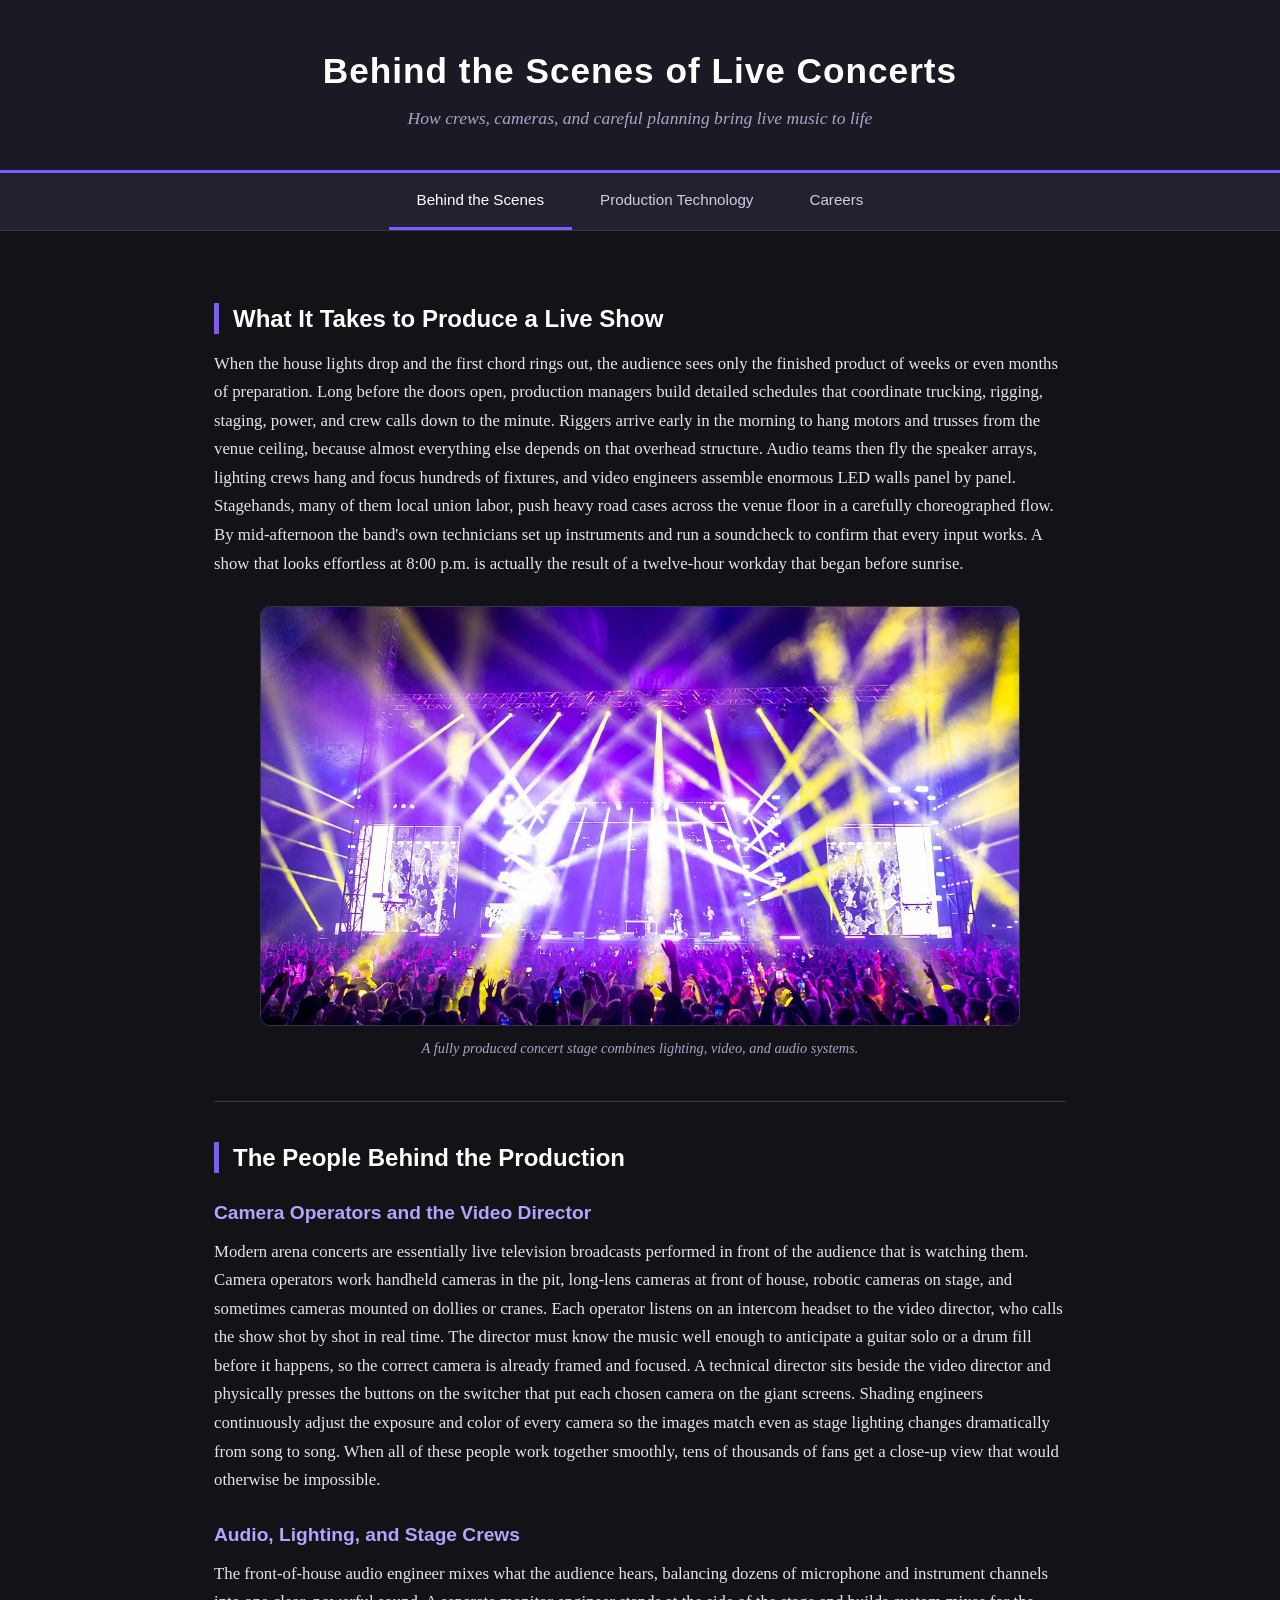
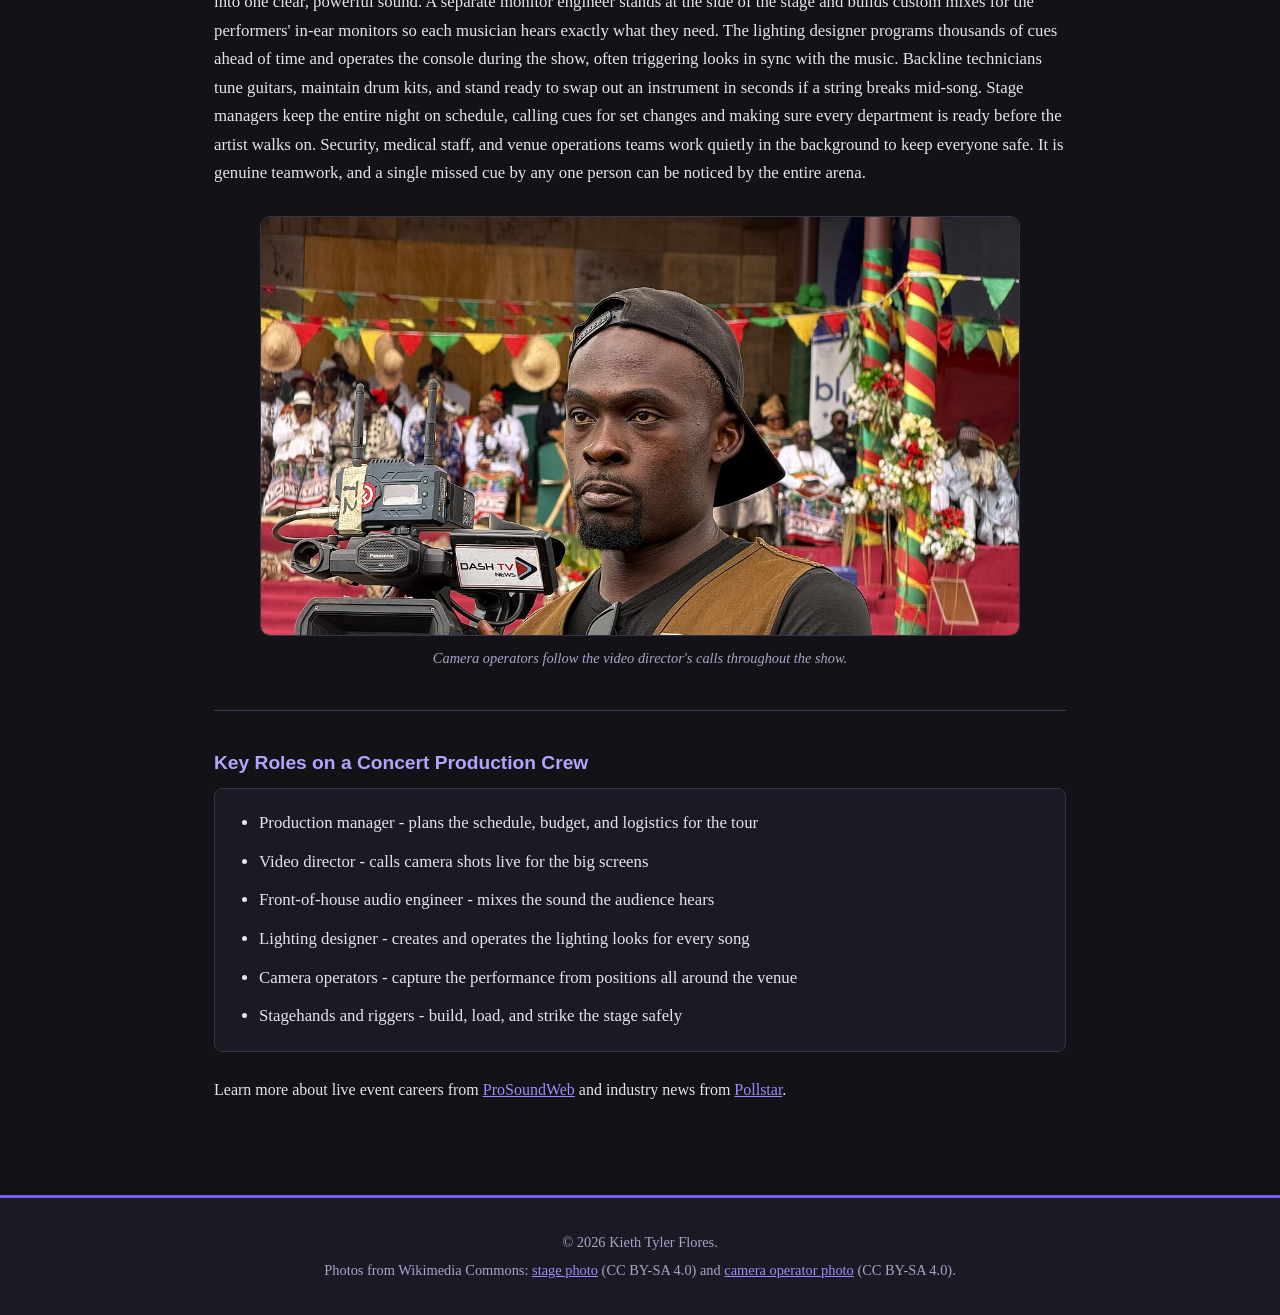
<file: advanced-css/index.html>
<!DOCTYPE html>
<html lang="en">
  <head>
    <meta charset="UTF-8">
    <meta name="viewport" content="width=device-width, initial-scale=1.0">
    <title>Behind the Scenes of Live Concerts | Concert Production</title>
    <link rel="stylesheet" href="css/style.css">
  </head>
  <body>
    <header>
      <h1>Behind the Scenes of Live Concerts</h1>
      <p class="tagline">How crews, cameras, and careful planning bring live music to life</p>
    </header>

    <nav>
      <ul>
        <li><a href="index.html" class="current">Behind the Scenes</a></li>
        <li><a href="technology.html">Production Technology</a></li>
        <li><a href="careers.html">Careers</a></li>
      </ul>
    </nav>

    <main>
      <section>
        <h2>What It Takes to Produce a Live Show</h2>
        <p>
          When the house lights drop and the first chord rings out, the audience sees
          only the finished product of weeks or even months of preparation. Long before
          the doors open, production managers build detailed schedules that coordinate
          trucking, rigging, staging, power, and crew calls down to the minute. Riggers
          arrive early in the morning to hang motors and trusses from the venue ceiling,
          because almost everything else depends on that overhead structure. Audio teams
          then fly the speaker arrays, lighting crews hang and focus hundreds of
          fixtures, and video engineers assemble enormous LED walls panel by panel.
          Stagehands, many of them local union labor, push heavy road cases across the
          venue floor in a carefully choreographed flow. By mid-afternoon the band's own
          technicians set up instruments and run a soundcheck to confirm that every
          input works. A show that looks effortless at 8:00 p.m. is actually the result
          of a twelve-hour workday that began before sunrise.
        </p>

        <figure>
          <img
            src="images/concert-stage.jpg"
            alt="A large concert stage lit with colorful stage lighting in front of a crowd"
          >
          <figcaption>
            A fully produced concert stage combines lighting, video, and audio systems.
          </figcaption>
        </figure>
      </section>

      <hr>

      <section>
        <h2>The People Behind the Production</h2>

        <h3>Camera Operators and the Video Director</h3>
        <p>
          Modern arena concerts are essentially live television broadcasts performed in
          front of the audience that is watching them. Camera operators work handheld
          cameras in the pit, long-lens cameras at front of house, robotic cameras on
          stage, and sometimes cameras mounted on dollies or cranes. Each operator
          listens on an intercom headset to the video director, who calls the show shot
          by shot in real time. The director must know the music well enough to
          anticipate a guitar solo or a drum fill before it happens, so the correct
          camera is already framed and focused. A technical director sits beside the
          video director and physically presses the buttons on the switcher that put
          each chosen camera on the giant screens. Shading engineers continuously
          adjust the exposure and color of every camera so the images match even as
          stage lighting changes dramatically from song to song. When all of these
          people work together smoothly, tens of thousands of fans get a close-up view
          that would otherwise be impossible.
        </p>

        <h3>Audio, Lighting, and Stage Crews</h3>
        <p>
          The front-of-house audio engineer mixes what the audience hears, balancing
          dozens of microphone and instrument channels into one clear, powerful sound.
          A separate monitor engineer stands at the side of the stage and builds custom
          mixes for the performers' in-ear monitors so each musician hears exactly what
          they need. The lighting designer programs thousands of cues ahead of time and
          operates the console during the show, often triggering looks in sync with the
          music. Backline technicians tune guitars, maintain drum kits, and stand ready
          to swap out an instrument in seconds if a string breaks mid-song. Stage
          managers keep the entire night on schedule, calling cues for set changes and
          making sure every department is ready before the artist walks on. Security,
          medical staff, and venue operations teams work quietly in the background to
          keep everyone safe. It is genuine teamwork, and a single missed cue by any
          one person can be noticed by the entire arena.
        </p>

        <figure>
          <img
            src="images/camera-operator.jpg"
            alt="A camera operator filming a live event with a professional broadcast camera"
            class="crop-top"
          >
          <figcaption>
            Camera operators follow the video director's calls throughout the show.
          </figcaption>
        </figure>
      </section>

      <hr>

      <section>
        <h3>Key Roles on a Concert Production Crew</h3>
        <ul>
          <li>Production manager - plans the schedule, budget, and logistics for the tour</li>
          <li>Video director - calls camera shots live for the big screens</li>
          <li>Front-of-house audio engineer - mixes the sound the audience hears</li>
          <li>Lighting designer - creates and operates the lighting looks for every song</li>
          <li>Camera operators - capture the performance from positions all around the venue</li>
          <li>Stagehands and riggers - build, load, and strike the stage safely</li>
        </ul>

        <p class="learn-more">
          Learn more about live event careers from
          <a href="https://www.prosoundweb.com/" target="_blank" rel="noopener noreferrer">ProSoundWeb</a>
          and industry news from
          <a href="https://www.pollstar.com/" target="_blank" rel="noopener noreferrer">Pollstar</a>.
        </p>
      </section>
    </main>

    <footer>
      <p>&copy; 2026 Kieth Tyler Flores.</p>
      <p>
        Photos from Wikimedia Commons:
        <a href="https://commons.wikimedia.org/wiki/File:Beach-Please-2022-crowd-stage-lights-night-performance.jpg" target="_blank" rel="noopener noreferrer">stage photo</a> (CC BY-SA 4.0) and
        <a href="https://commons.wikimedia.org/wiki/File:Cameraman_at_the_South_West_Festival_of_Culture.jpg" target="_blank" rel="noopener noreferrer">camera operator photo</a> (CC BY-SA 4.0).
      </p>
    </footer>
  </body>
</html>
</file>
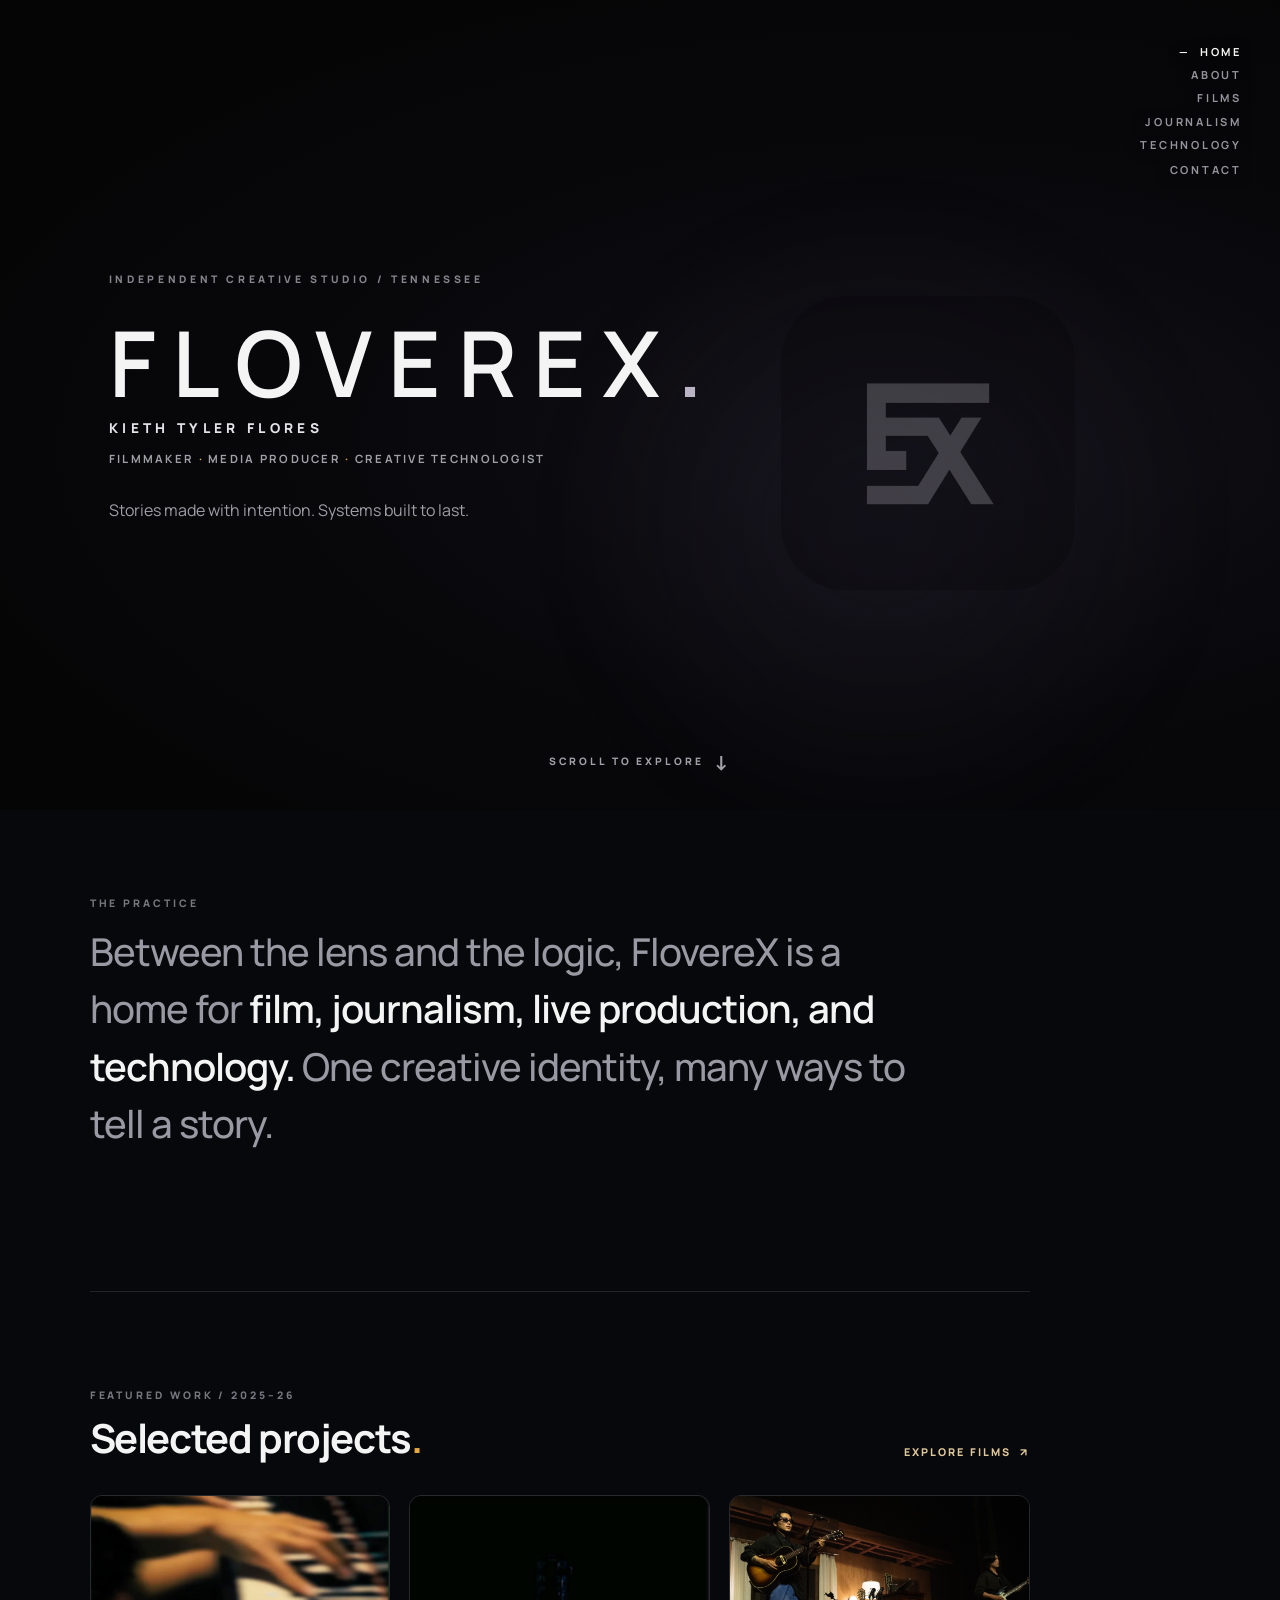
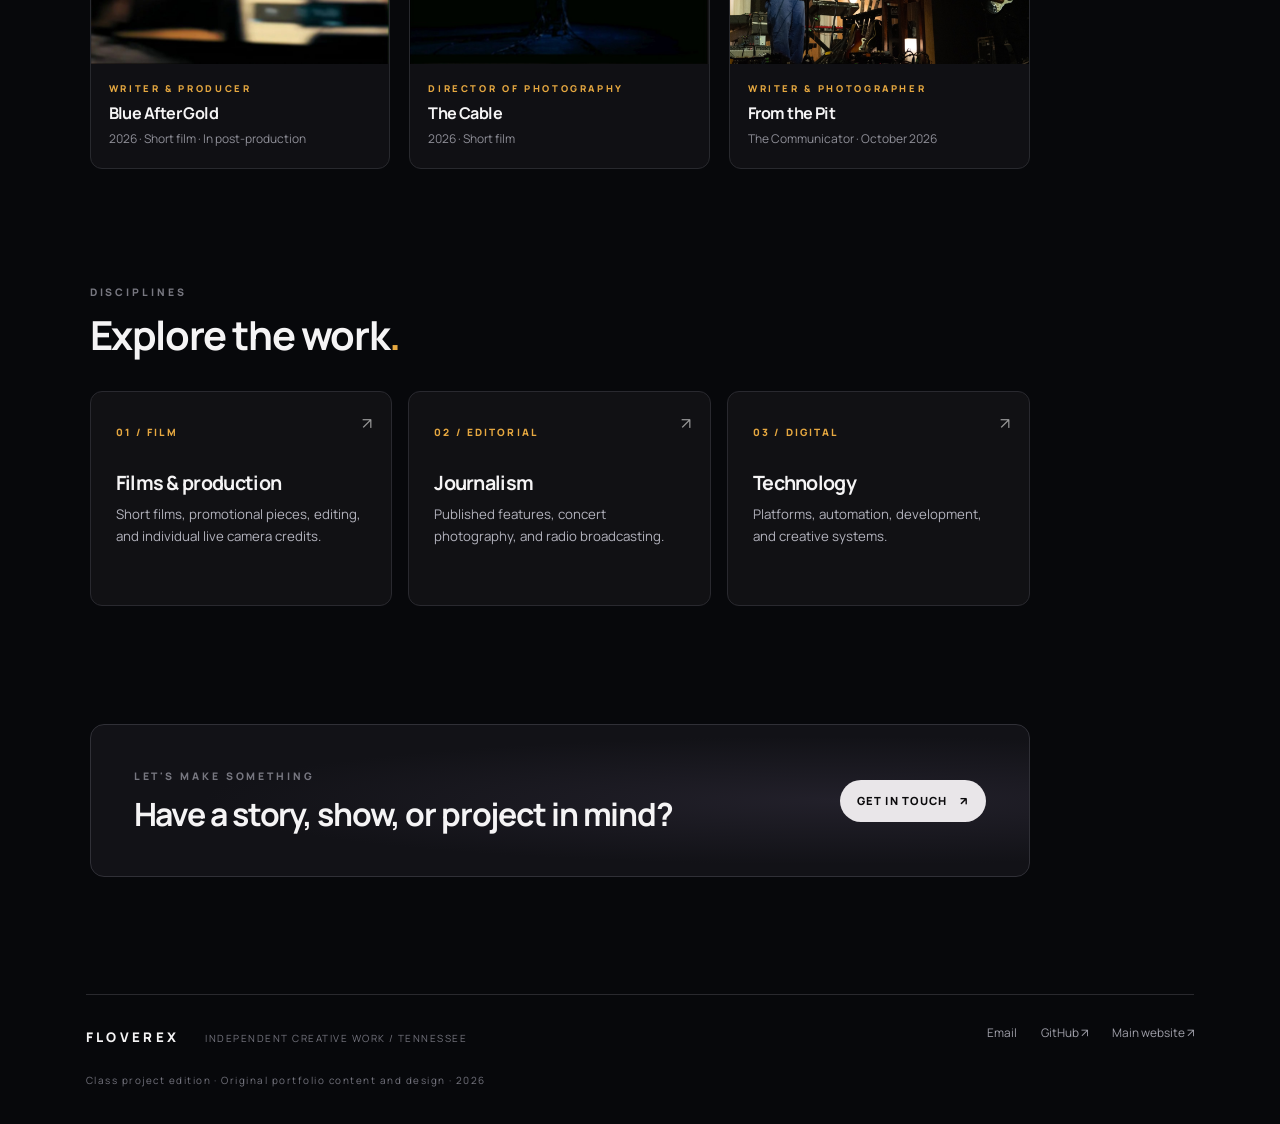
<file: floverex-final/index.html>
<!doctype html>
<html lang="en">
<head>
  <meta charset="utf-8">
  <meta name="viewport" content="width=device-width, initial-scale=1">
  <meta name="theme-color" content="#07080b">
  <meta name="description" content="FlovereX — selected film, journalism, and technology work by Kieth Tyler Flores.">
  <title>Home | FlovereX</title>
  <link rel="icon" type="image/svg+xml" href="images/favicon.svg">
  <link rel="preconnect" href="https://fonts.googleapis.com">
  <link rel="preconnect" href="https://fonts.gstatic.com" crossorigin>
  <link href="https://fonts.googleapis.com/css2?family=DM+Sans:wght@400;500;600;700&family=Manrope:wght@400;500;600;700;800&display=swap" rel="stylesheet">
  <link rel="stylesheet" href="styles/style.css">
</head>
<body class="page-home">
<a class="skip-link" href="#main-content">Skip to content</a>
<nav class="desktop-nav" aria-label="Primary navigation"><a href="index.html" aria-current="page">Home</a>
<a href="about.html">About</a>
<a href="films.html">Films</a>
<a href="journalism.html">Journalism</a>
<a href="technology.html">Technology</a><a class="nav-contact" href="mailto:hello@floverex.dev">Contact</a></nav>
<details class="mobile-menu"><summary aria-label="Open navigation menu"><span class="mobile-brand">FLOVEREX</span><span class="menu-word">MENU <span aria-hidden="true">☰</span></span></summary><nav aria-label="Mobile navigation"><a href="index.html" aria-current="page">Home</a>
<a href="about.html">About</a>
<a href="films.html">Films</a>
<a href="journalism.html">Journalism</a>
<a href="technology.html">Technology</a><a href="mailto:hello@floverex.dev">Contact</a></nav></details>
<main id="main-content">
  <header class="hero" aria-label="FlovereX introduction">
    <div class="hero-glow" aria-hidden="true"></div>
    <div class="hero-copy"><p class="eyebrow hero-overline">INDEPENDENT CREATIVE STUDIO / TENNESSEE</p>
      <h1>FLOVEREX<span class="hero-period">.</span></h1>
      <p class="hero-name">KIETH TYLER FLORES</p>
      <p class="hero-disciplines">FILMMAKER <span>·</span> MEDIA PRODUCER <span>·</span> CREATIVE TECHNOLOGIST</p>
      <p class="hero-caption">Stories made with intention. Systems built to last.</p>
    </div>
    <img class="hero-mark" src="images/floverex-logo.png" alt="FlovereX FX monogram" width="400" height="400">
    <a class="scroll-cue" href="#introduction">SCROLL TO EXPLORE <span aria-hidden="true">↓</span></a>
  </header>
  <div class="content-column">
    <div class="intro-section" id="introduction"><p class="eyebrow">THE PRACTICE</p><p class="intro-statement">Between the lens and the logic, FlovereX is a home for <em>film, journalism, live production, and technology.</em> One creative identity, many ways to tell a story.</p></div>
    <section class="section-block" aria-labelledby="work-title"><div class="section-top"><div><p class="eyebrow">FEATURED WORK / 2025–26</p><h2 id="work-title">Selected projects<span class="accent-dot">.</span></h2></div><a class="text-link" href="films.html">EXPLORE FILMS <span aria-hidden="true">↗</span></a></div>
    <div class="feature-grid">
      <a class="visual-card" href="films.html#blue-after-gold"><div class="card-image"><img src="images/blue-after-gold-preview.jpg" alt="Piano being played in a warm-toned Blue After Gold film still" width="825" height="468"></div><div class="card-info"><p class="eyebrow amber">WRITER &amp; PRODUCER</p><h3>Blue After Gold</h3><p>2026 · Short film · In post-production</p></div></a>
      <a class="visual-card" href="films.html#the-cable"><div class="card-image"><img src="images/the-cable-preview.jpg" alt="Dark blue scene from the short film The Cable" width="825" height="468"></div><div class="card-info"><p class="eyebrow amber">DIRECTOR OF PHOTOGRAPHY</p><h3>The Cable</h3><p>2026 · Short film</p></div></a>
      <a class="visual-card" href="journalism.html#from-the-pit"><div class="card-image"><img src="images/w2e3-7.jpg" alt="wave to earth performing onstage at Coca-Cola Roxy, photographed by Kieth Tyler Flores" width="2048" height="1365" loading="lazy"></div><div class="card-info"><p class="eyebrow amber">WRITER &amp; PHOTOGRAPHER</p><h3>From the Pit</h3><p>The Communicator · October 2026</p></div></a>
    </div>
    </section>
    <section class="section-block" aria-labelledby="disciplines-title"><div class="section-top"><div><p class="eyebrow">DISCIPLINES</p><h2 id="disciplines-title">Explore the work<span class="accent-dot">.</span></h2></div></div>
      <div class="discipline-grid"><a class="discipline-card" href="films.html"><span class="discipline-n">01 / FILM</span><h3>Films &amp; production</h3><p>Short films, promotional pieces, editing, and individual live camera credits.</p><span class="arr">↗</span></a><a class="discipline-card" href="journalism.html"><span class="discipline-n">02 / EDITORIAL</span><h3>Journalism</h3><p>Published features, concert photography, and radio broadcasting.</p><span class="arr">↗</span></a><a class="discipline-card" href="technology.html"><span class="discipline-n">03 / DIGITAL</span><h3>Technology</h3><p>Platforms, automation, development, and creative systems.</p><span class="arr">↗</span></a></div>
    </section>
    <section class="contact-panel"><div><p class="eyebrow">LET'S MAKE SOMETHING</p><h2>Have a story, show, or project in mind?</h2></div><a class="pill-button" href="mailto:hello@floverex.dev">GET IN TOUCH <span aria-hidden="true">↗</span></a></section>
  </div>
</main>
<footer class="footer"><div><span class="footer-logo">FLOVEREX</span><span class="footer-sub">INDEPENDENT CREATIVE WORK / TENNESSEE</span></div><div class="footer-links"><a href="mailto:hello@floverex.dev">Email</a><a href="https://github.com/FlovereX" target="_blank" rel="noopener noreferrer">GitHub <span aria-hidden="true">↗</span></a><a href="https://floverex.dev" target="_blank" rel="noopener noreferrer">Main website <span aria-hidden="true">↗</span></a></div><p class="footer-note">Class project edition · Original portfolio content and design · 2026</p></footer>
</body>
</html>
</file>
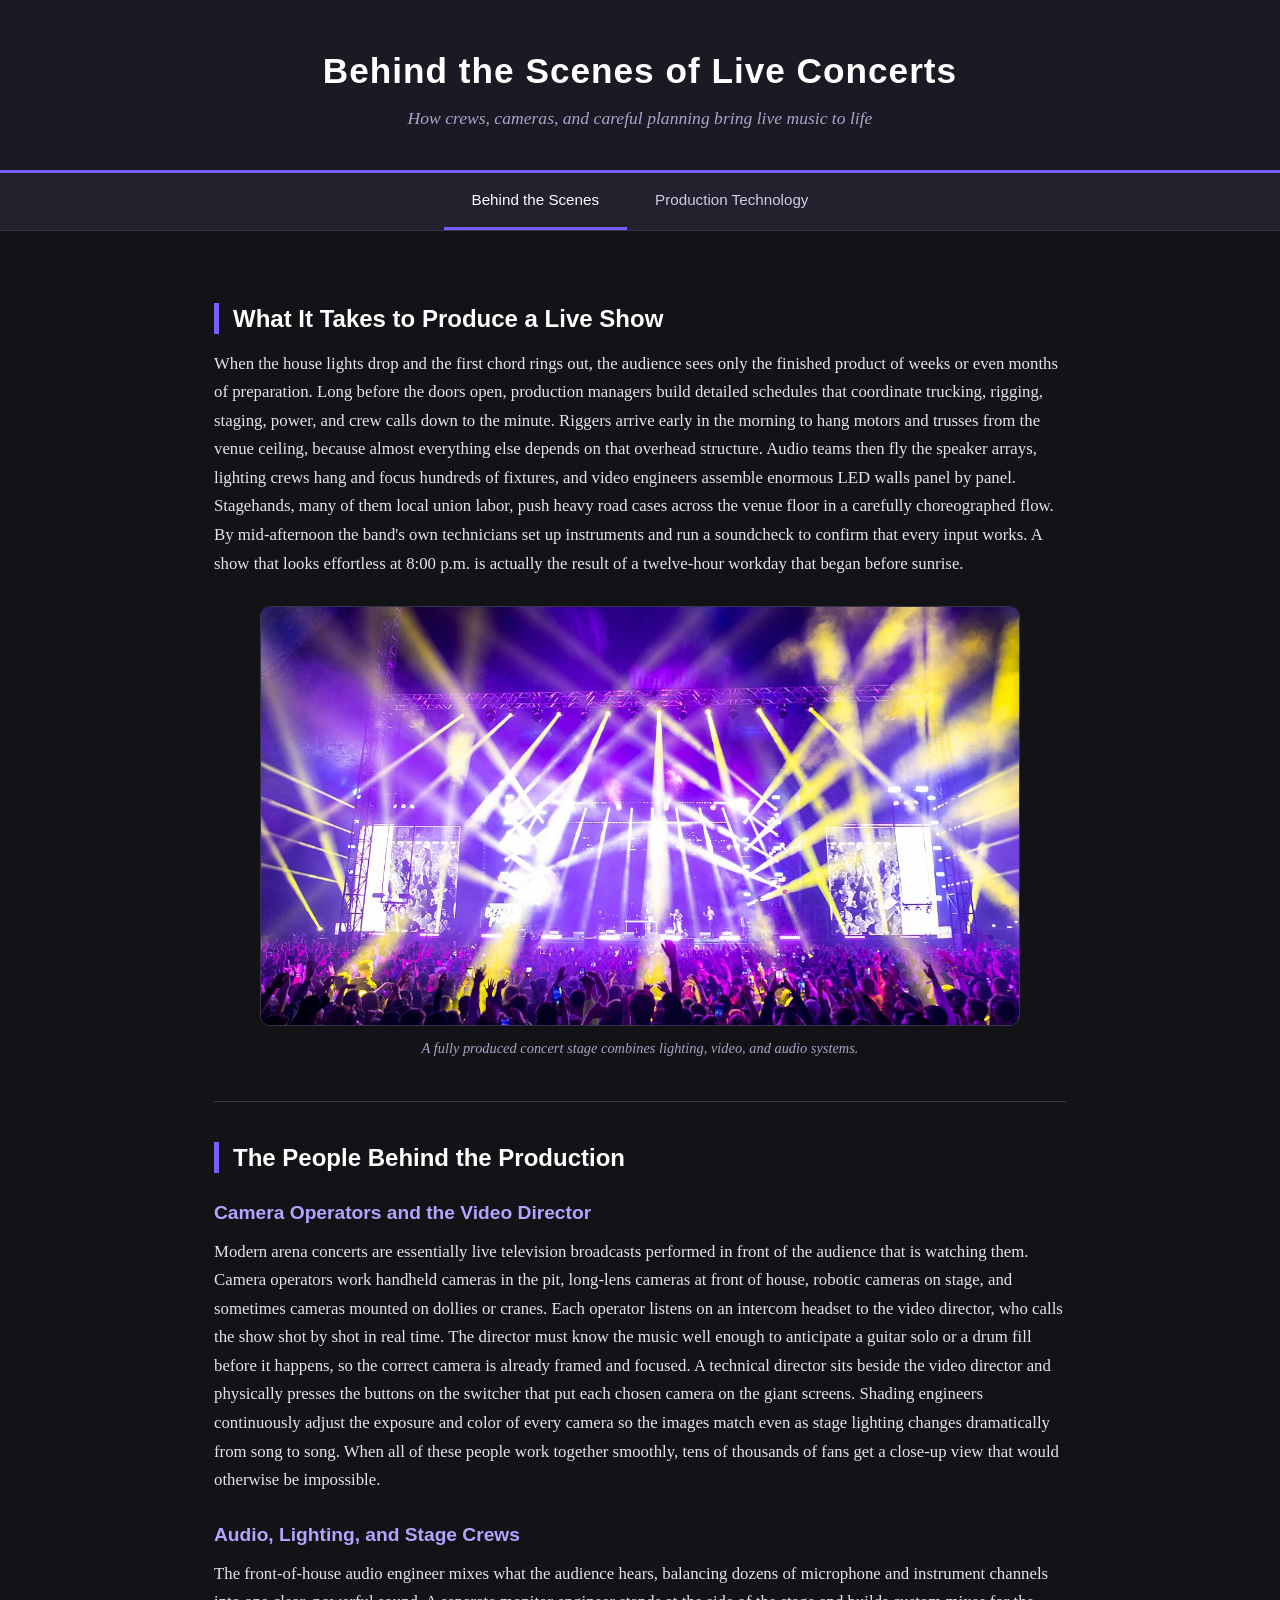
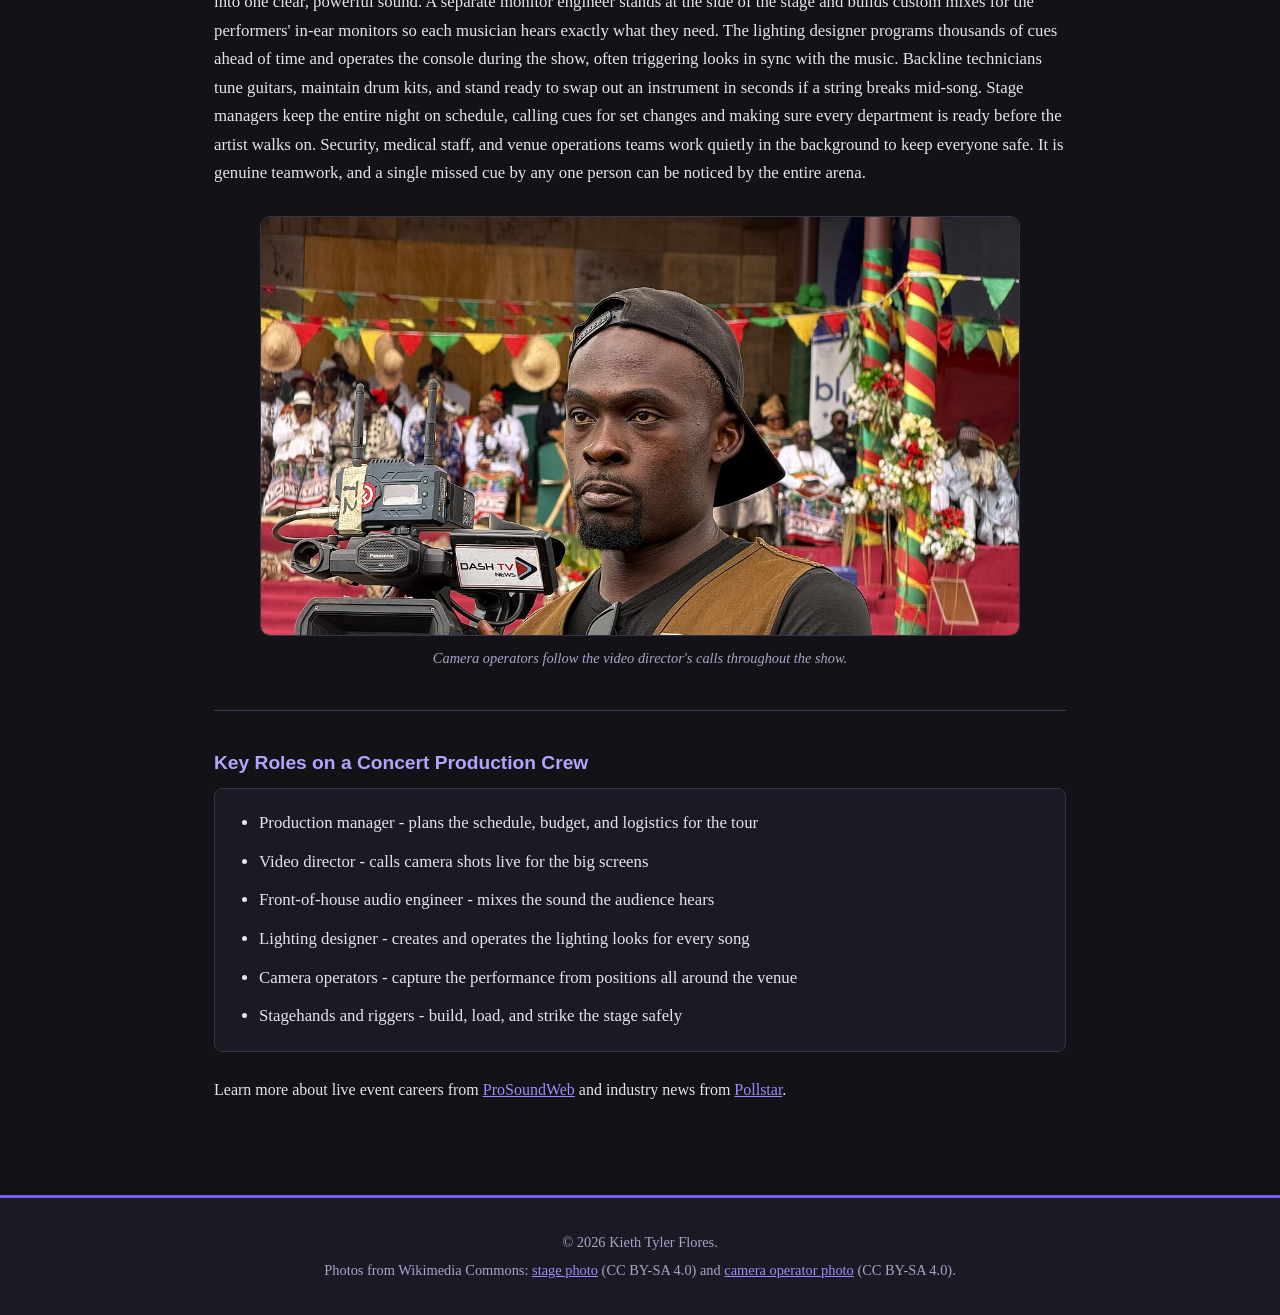
<file: html5-introtocss/index.html>
<!DOCTYPE html>
<html lang="en">
  <head>
    <meta charset="UTF-8">
    <meta name="viewport" content="width=device-width, initial-scale=1.0">
    <title>Behind the Scenes of Live Concerts | Concert Production</title>
    <link rel="stylesheet" href="css/style.css">
  </head>
  <body>
    <header>
      <h1>Behind the Scenes of Live Concerts</h1>
      <p class="tagline">How crews, cameras, and careful planning bring live music to life</p>
    </header>

    <nav>
      <ul>
        <li><a href="index.html" class="current">Behind the Scenes</a></li>
        <li><a href="technology.html">Production Technology</a></li>
      </ul>
    </nav>

    <main>
      <section>
        <h2>What It Takes to Produce a Live Show</h2>
        <p>
          When the house lights drop and the first chord rings out, the audience sees
          only the finished product of weeks or even months of preparation. Long before
          the doors open, production managers build detailed schedules that coordinate
          trucking, rigging, staging, power, and crew calls down to the minute. Riggers
          arrive early in the morning to hang motors and trusses from the venue ceiling,
          because almost everything else depends on that overhead structure. Audio teams
          then fly the speaker arrays, lighting crews hang and focus hundreds of
          fixtures, and video engineers assemble enormous LED walls panel by panel.
          Stagehands, many of them local union labor, push heavy road cases across the
          venue floor in a carefully choreographed flow. By mid-afternoon the band's own
          technicians set up instruments and run a soundcheck to confirm that every
          input works. A show that looks effortless at 8:00 p.m. is actually the result
          of a twelve-hour workday that began before sunrise.
        </p>

        <figure>
          <img
            src="images/concert-stage.jpg"
            alt="A large concert stage lit with colorful stage lighting in front of a crowd"
          >
          <figcaption>
            A fully produced concert stage combines lighting, video, and audio systems.
          </figcaption>
        </figure>
      </section>

      <hr>

      <section>
        <h2>The People Behind the Production</h2>

        <h3>Camera Operators and the Video Director</h3>
        <p>
          Modern arena concerts are essentially live television broadcasts performed in
          front of the audience that is watching them. Camera operators work handheld
          cameras in the pit, long-lens cameras at front of house, robotic cameras on
          stage, and sometimes cameras mounted on dollies or cranes. Each operator
          listens on an intercom headset to the video director, who calls the show shot
          by shot in real time. The director must know the music well enough to
          anticipate a guitar solo or a drum fill before it happens, so the correct
          camera is already framed and focused. A technical director sits beside the
          video director and physically presses the buttons on the switcher that put
          each chosen camera on the giant screens. Shading engineers continuously
          adjust the exposure and color of every camera so the images match even as
          stage lighting changes dramatically from song to song. When all of these
          people work together smoothly, tens of thousands of fans get a close-up view
          that would otherwise be impossible.
        </p>

        <h3>Audio, Lighting, and Stage Crews</h3>
        <p>
          The front-of-house audio engineer mixes what the audience hears, balancing
          dozens of microphone and instrument channels into one clear, powerful sound.
          A separate monitor engineer stands at the side of the stage and builds custom
          mixes for the performers' in-ear monitors so each musician hears exactly what
          they need. The lighting designer programs thousands of cues ahead of time and
          operates the console during the show, often triggering looks in sync with the
          music. Backline technicians tune guitars, maintain drum kits, and stand ready
          to swap out an instrument in seconds if a string breaks mid-song. Stage
          managers keep the entire night on schedule, calling cues for set changes and
          making sure every department is ready before the artist walks on. Security,
          medical staff, and venue operations teams work quietly in the background to
          keep everyone safe. It is genuine teamwork, and a single missed cue by any
          one person can be noticed by the entire arena.
        </p>

        <figure>
          <img
            src="images/camera-operator.jpg"
            alt="A camera operator filming a live event with a professional broadcast camera"
            class="crop-top"
          >
          <figcaption>
            Camera operators follow the video director's calls throughout the show.
          </figcaption>
        </figure>
      </section>

      <hr>

      <section>
        <h3>Key Roles on a Concert Production Crew</h3>
        <ul>
          <li>Production manager - plans the schedule, budget, and logistics for the tour</li>
          <li>Video director - calls camera shots live for the big screens</li>
          <li>Front-of-house audio engineer - mixes the sound the audience hears</li>
          <li>Lighting designer - creates and operates the lighting looks for every song</li>
          <li>Camera operators - capture the performance from positions all around the venue</li>
          <li>Stagehands and riggers - build, load, and strike the stage safely</li>
        </ul>

        <p class="learn-more">
          Learn more about live event careers from
          <a href="https://www.prosoundweb.com/" target="_blank" rel="noopener noreferrer">ProSoundWeb</a>
          and industry news from
          <a href="https://www.pollstar.com/" target="_blank" rel="noopener noreferrer">Pollstar</a>.
        </p>
      </section>
    </main>

    <footer>
      <p>&copy; 2026 Kieth Tyler Flores.</p>
      <p>
        Photos from Wikimedia Commons:
        <a href="https://commons.wikimedia.org/wiki/File:Beach-Please-2022-crowd-stage-lights-night-performance.jpg" target="_blank" rel="noopener noreferrer">stage photo</a> (CC BY-SA 4.0) and
        <a href="https://commons.wikimedia.org/wiki/File:Cameraman_at_the_South_West_Festival_of_Culture.jpg" target="_blank" rel="noopener noreferrer">camera operator photo</a> (CC BY-SA 4.0).
      </p>
    </footer>
  </body>
</html>
</file>
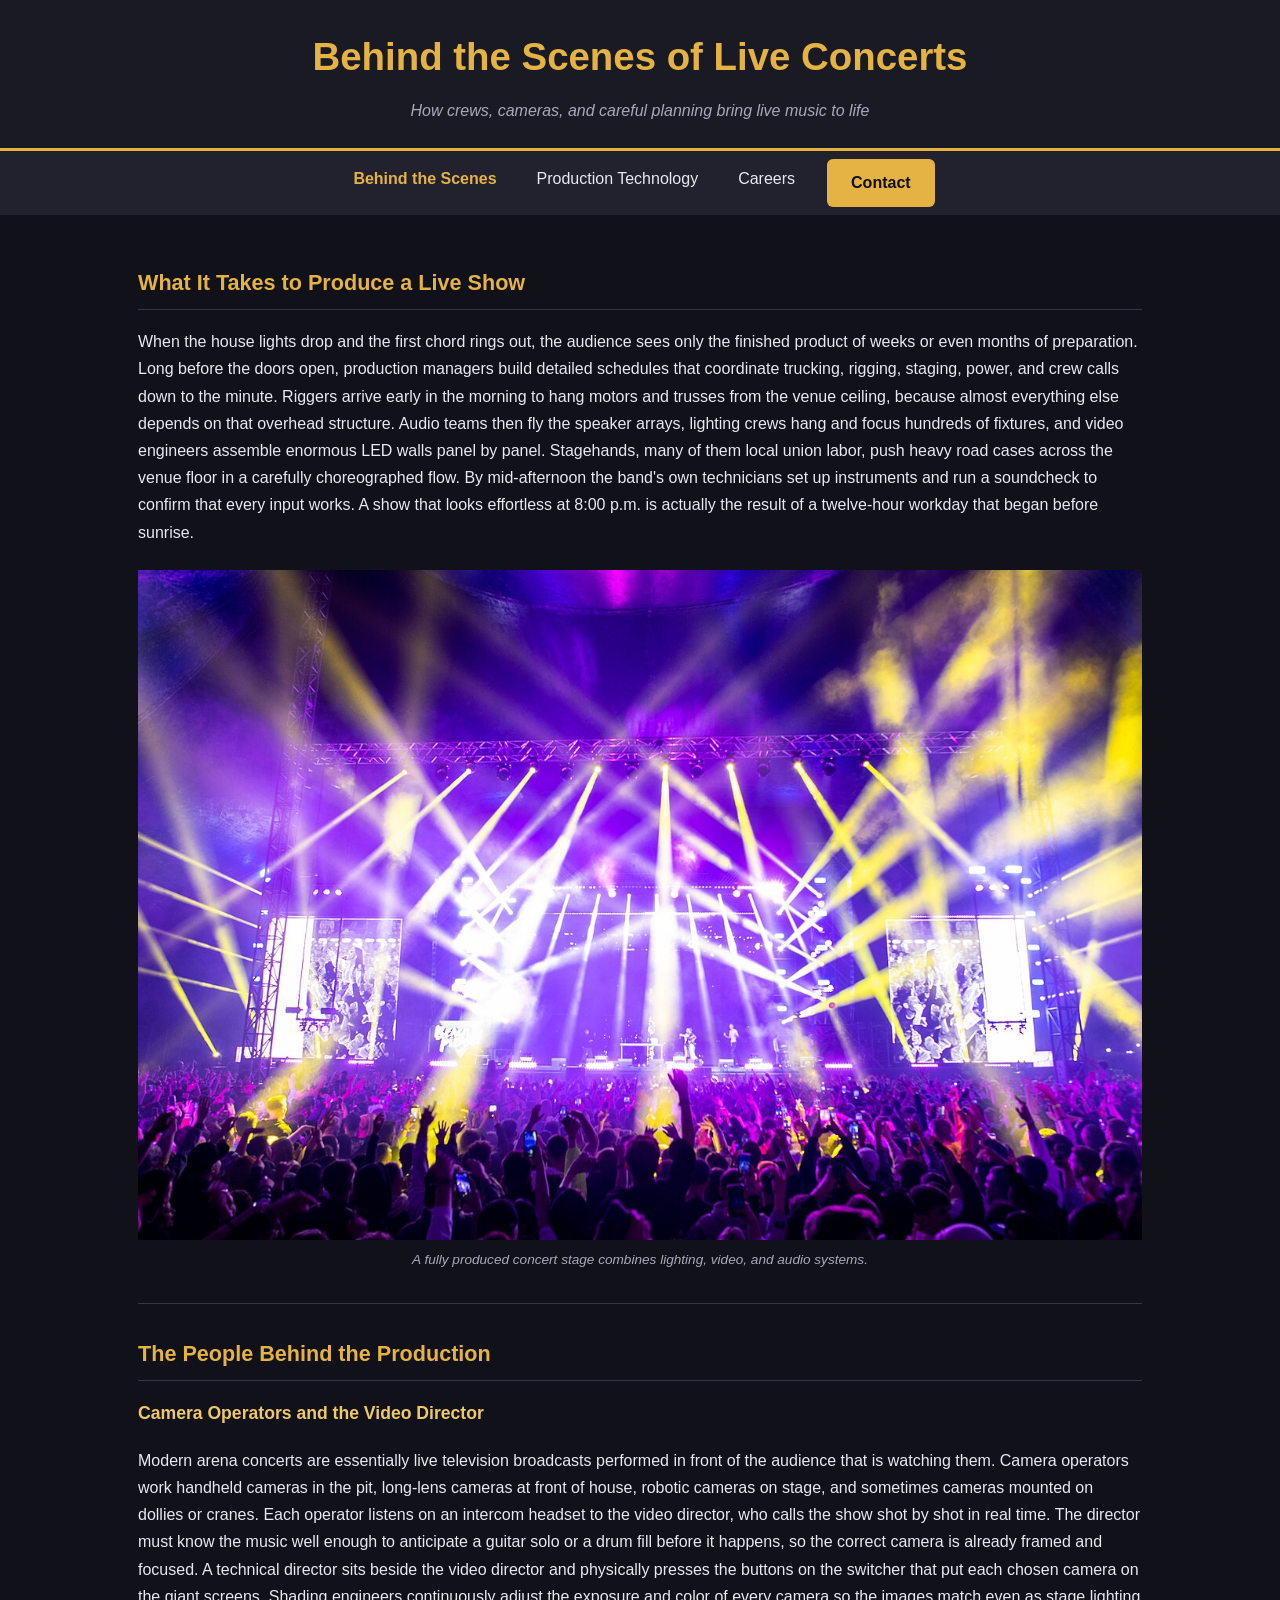
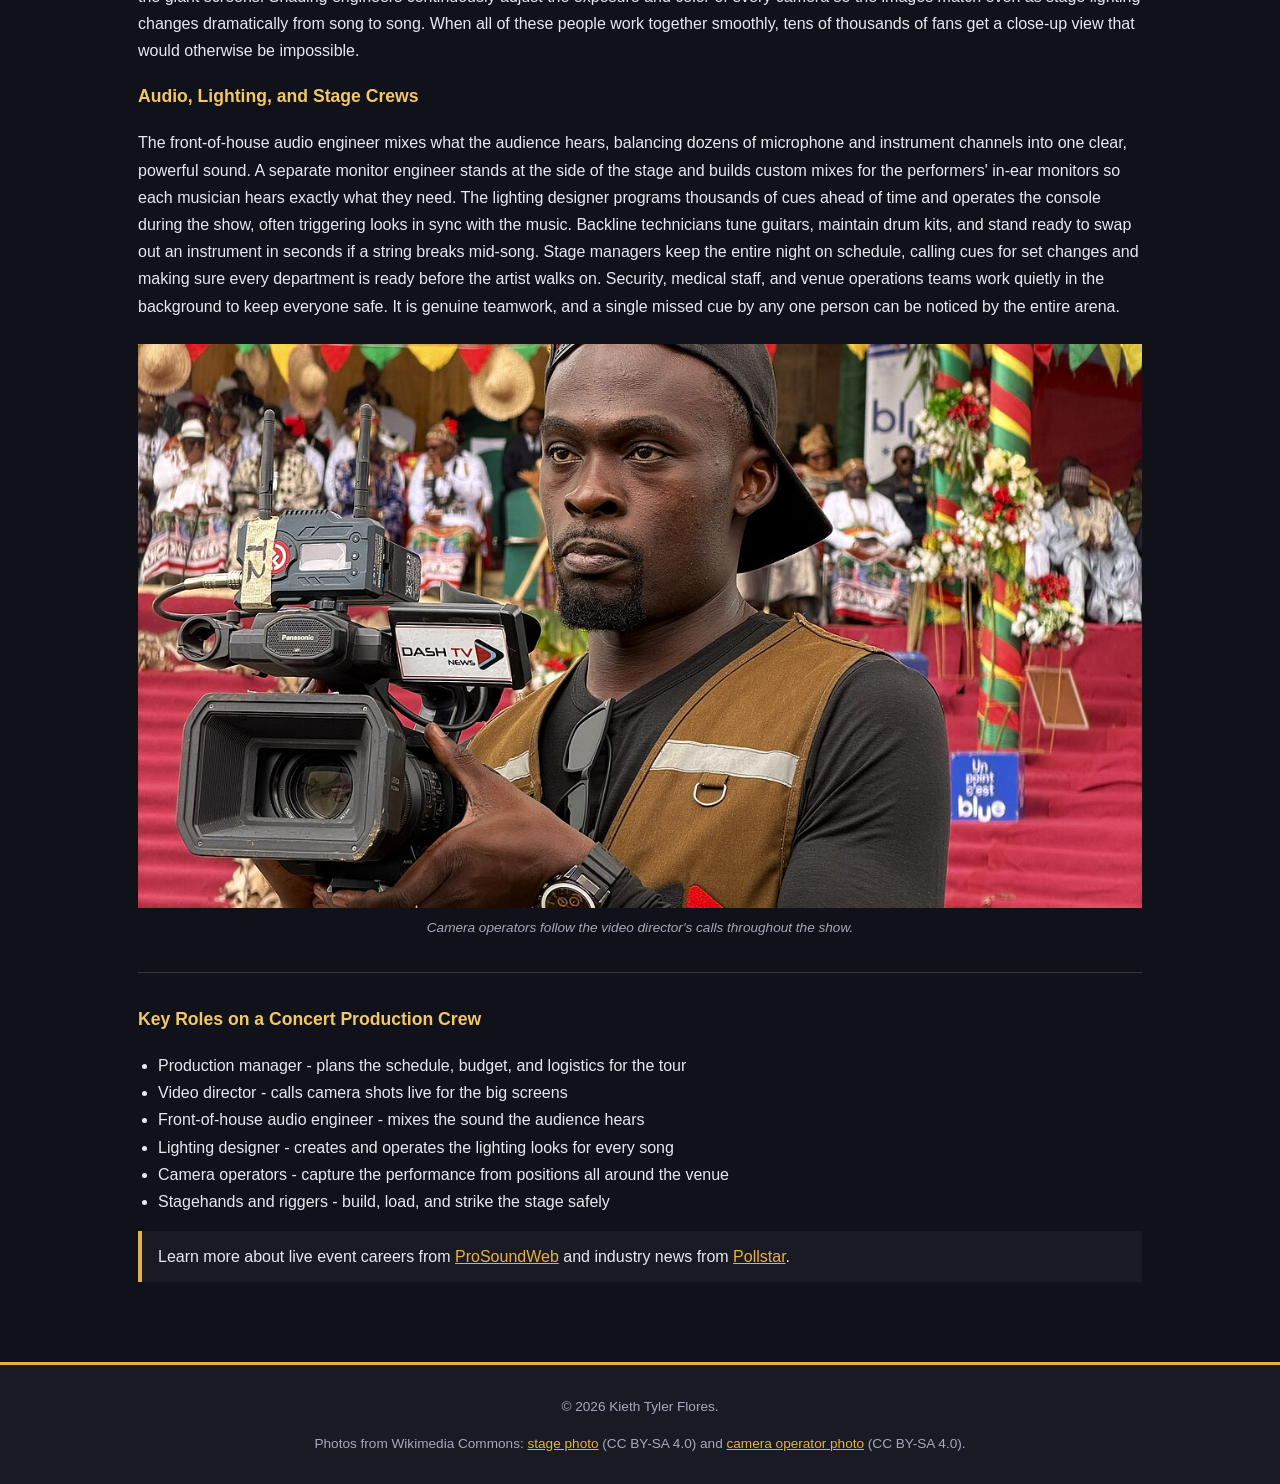
<file: responsive-design/index.html>
<!DOCTYPE html>
<html lang="en">
  <head>
    <meta charset="UTF-8">
    <meta name="viewport" content="width=device-width, initial-scale=1.0">
    <title>Behind the Scenes of Live Concerts | Concert Production</title>
    <link rel="stylesheet" href="css/style.css">
  </head>
  <body>
    <header>
      <h1>Behind the Scenes of Live Concerts</h1>
      <p class="tagline">How crews, cameras, and careful planning bring live music to life</p>
    </header>

    <nav>
      <ul>
        <li><a href="index.html" class="current">Behind the Scenes</a></li>
        <li><a href="technology.html">Production Technology</a></li>
        <li><a href="careers.html">Careers</a></li>
        <li><a href="contact.html" class="nav-button">Contact</a></li>
      </ul>
    </nav>

    <main>
      <section>
        <h2>What It Takes to Produce a Live Show</h2>
        <p>
          When the house lights drop and the first chord rings out, the audience sees
          only the finished product of weeks or even months of preparation. Long before
          the doors open, production managers build detailed schedules that coordinate
          trucking, rigging, staging, power, and crew calls down to the minute. Riggers
          arrive early in the morning to hang motors and trusses from the venue ceiling,
          because almost everything else depends on that overhead structure. Audio teams
          then fly the speaker arrays, lighting crews hang and focus hundreds of
          fixtures, and video engineers assemble enormous LED walls panel by panel.
          Stagehands, many of them local union labor, push heavy road cases across the
          venue floor in a carefully choreographed flow. By mid-afternoon the band's own
          technicians set up instruments and run a soundcheck to confirm that every
          input works. A show that looks effortless at 8:00 p.m. is actually the result
          of a twelve-hour workday that began before sunrise.
        </p>

        <figure>
          <img
            src="images/concert-stage.jpg"
            alt="A large concert stage lit with colorful stage lighting in front of a crowd"
          >
          <figcaption>
            A fully produced concert stage combines lighting, video, and audio systems.
          </figcaption>
        </figure>
      </section>

      <hr>

      <section>
        <h2>The People Behind the Production</h2>

        <h3>Camera Operators and the Video Director</h3>
        <p>
          Modern arena concerts are essentially live television broadcasts performed in
          front of the audience that is watching them. Camera operators work handheld
          cameras in the pit, long-lens cameras at front of house, robotic cameras on
          stage, and sometimes cameras mounted on dollies or cranes. Each operator
          listens on an intercom headset to the video director, who calls the show shot
          by shot in real time. The director must know the music well enough to
          anticipate a guitar solo or a drum fill before it happens, so the correct
          camera is already framed and focused. A technical director sits beside the
          video director and physically presses the buttons on the switcher that put
          each chosen camera on the giant screens. Shading engineers continuously
          adjust the exposure and color of every camera so the images match even as
          stage lighting changes dramatically from song to song. When all of these
          people work together smoothly, tens of thousands of fans get a close-up view
          that would otherwise be impossible.
        </p>

        <h3>Audio, Lighting, and Stage Crews</h3>
        <p>
          The front-of-house audio engineer mixes what the audience hears, balancing
          dozens of microphone and instrument channels into one clear, powerful sound.
          A separate monitor engineer stands at the side of the stage and builds custom
          mixes for the performers' in-ear monitors so each musician hears exactly what
          they need. The lighting designer programs thousands of cues ahead of time and
          operates the console during the show, often triggering looks in sync with the
          music. Backline technicians tune guitars, maintain drum kits, and stand ready
          to swap out an instrument in seconds if a string breaks mid-song. Stage
          managers keep the entire night on schedule, calling cues for set changes and
          making sure every department is ready before the artist walks on. Security,
          medical staff, and venue operations teams work quietly in the background to
          keep everyone safe. It is genuine teamwork, and a single missed cue by any
          one person can be noticed by the entire arena.
        </p>

        <figure>
          <img
            src="images/camera-operator.jpg"
            alt="A camera operator filming a live event with a professional broadcast camera"
            class="crop-top"
          >
          <figcaption>
            Camera operators follow the video director's calls throughout the show.
          </figcaption>
        </figure>
      </section>

      <hr>

      <section>
        <h3>Key Roles on a Concert Production Crew</h3>
        <ul>
          <li>Production manager - plans the schedule, budget, and logistics for the tour</li>
          <li>Video director - calls camera shots live for the big screens</li>
          <li>Front-of-house audio engineer - mixes the sound the audience hears</li>
          <li>Lighting designer - creates and operates the lighting looks for every song</li>
          <li>Camera operators - capture the performance from positions all around the venue</li>
          <li>Stagehands and riggers - build, load, and strike the stage safely</li>
        </ul>

        <p class="learn-more">
          Learn more about live event careers from
          <a href="https://www.prosoundweb.com/" target="_blank" rel="noopener noreferrer">ProSoundWeb</a>
          and industry news from
          <a href="https://www.pollstar.com/" target="_blank" rel="noopener noreferrer">Pollstar</a>.
        </p>
      </section>
    </main>

    <footer>
      <p>&copy; 2026 Kieth Tyler Flores.</p>
      <p>
        Photos from Wikimedia Commons:
        <a href="https://commons.wikimedia.org/wiki/File:Beach-Please-2022-crowd-stage-lights-night-performance.jpg" target="_blank" rel="noopener noreferrer">stage photo</a> (CC BY-SA 4.0) and
        <a href="https://commons.wikimedia.org/wiki/File:Cameraman_at_the_South_West_Festival_of_Culture.jpg" target="_blank" rel="noopener noreferrer">camera operator photo</a> (CC BY-SA 4.0).
      </p>
    </footer>
  </body>
</html>
</file>
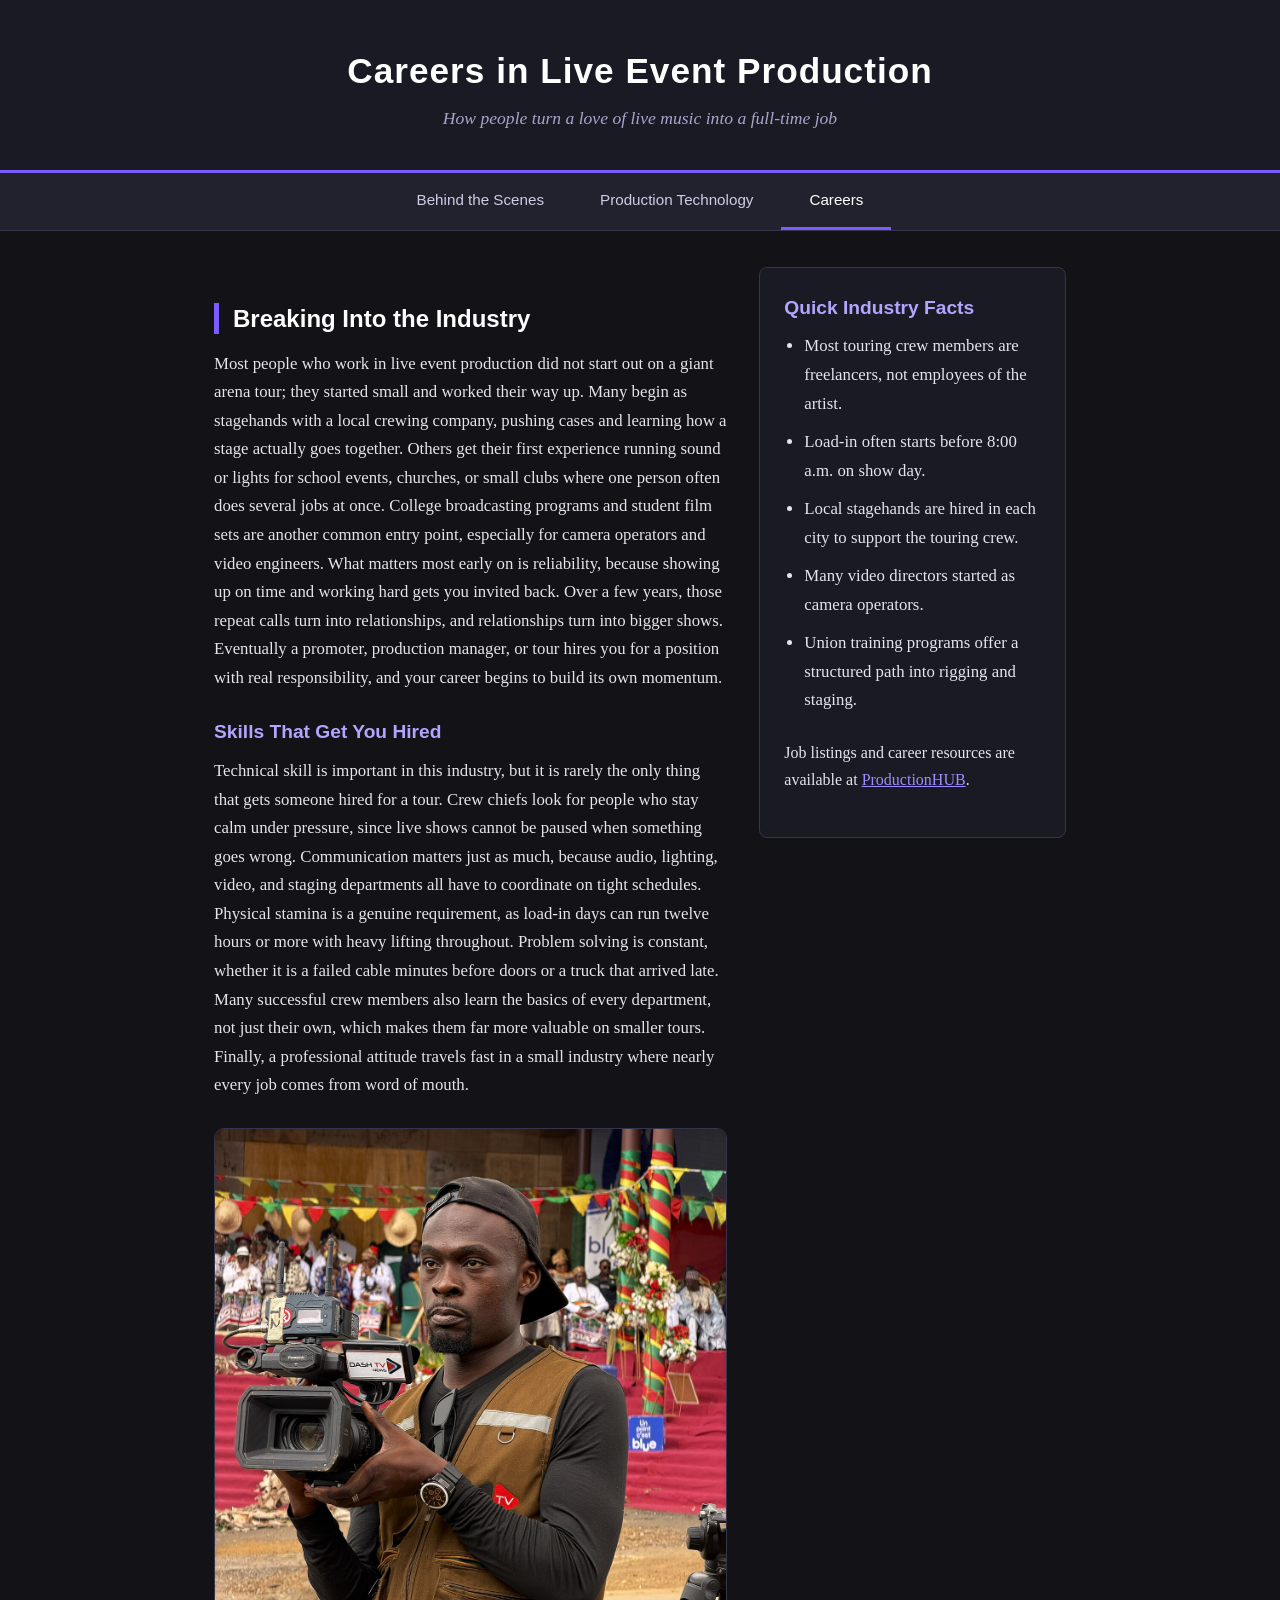
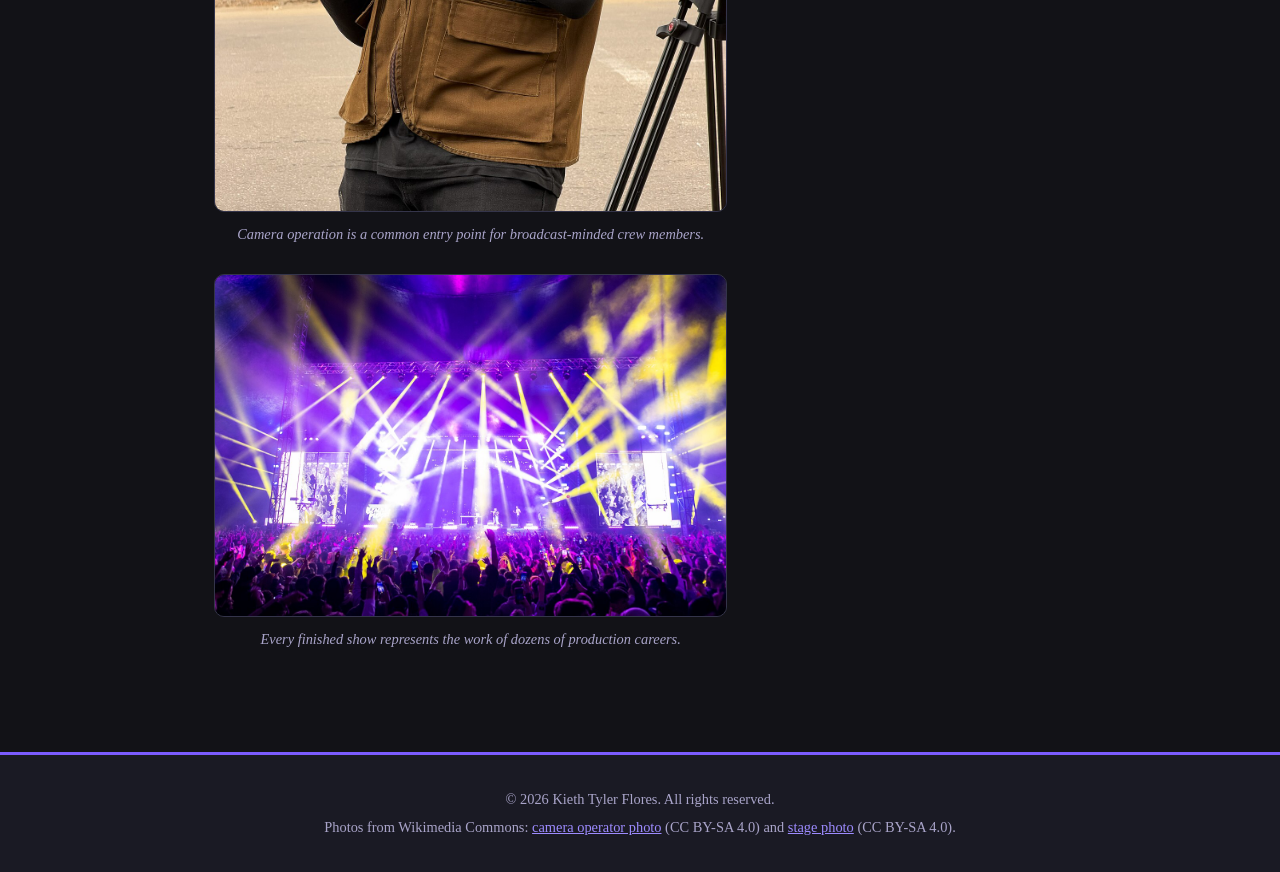
<file: advanced-css/careers.html>
<!DOCTYPE html>
<html lang="en">
  <head>
    <meta charset="UTF-8">
    <meta name="viewport" content="width=device-width, initial-scale=1.0">
    <title>Careers in Live Event Production | Concert Production</title>
    <link rel="stylesheet" href="css/style.css">
  </head>
  <body>
    <header>
      <h1>Careers in Live Event Production</h1>
      <p class="tagline">How people turn a love of live music into a full-time job</p>
    </header>

    <nav>
      <ul>
        <li><a href="index.html">Behind the Scenes</a></li>
        <li><a href="technology.html">Production Technology</a></li>
        <li><a href="careers.html" class="current">Careers</a></li>
      </ul>
    </nav>

    <main>
      <div id="container">
        <section id="career-paths">
          <h2>Breaking Into the Industry</h2>
          <p>
            Most people who work in live event production did not start out on a giant
            arena tour; they started small and worked their way up. Many begin as
            stagehands with a local crewing company, pushing cases and learning how a
            stage actually goes together. Others get their first experience running
            sound or lights for school events, churches, or small clubs where one
            person often does several jobs at once. College broadcasting programs and
            student film sets are another common entry point, especially for camera
            operators and video engineers. What matters most early on is reliability,
            because showing up on time and working hard gets you invited back. Over a
            few years, those repeat calls turn into relationships, and relationships
            turn into bigger shows. Eventually a promoter, production manager, or tour
            hires you for a position with real responsibility, and your career begins
            to build its own momentum.
          </p>

          <h3>Skills That Get You Hired</h3>
          <p>
            Technical skill is important in this industry, but it is rarely the only
            thing that gets someone hired for a tour. Crew chiefs look for people who
            stay calm under pressure, since live shows cannot be paused when something
            goes wrong. Communication matters just as much, because audio, lighting,
            video, and staging departments all have to coordinate on tight schedules.
            Physical stamina is a genuine requirement, as load-in days can run twelve
            hours or more with heavy lifting throughout. Problem solving is constant,
            whether it is a failed cable minutes before doors or a truck that arrived
            late. Many successful crew members also learn the basics of every
            department, not just their own, which makes them far more valuable on
            smaller tours. Finally, a professional attitude travels fast in a small
            industry where nearly every job comes from word of mouth.
          </p>

          <figure>
            <img
              src="images/camera-operator.jpg"
              alt="A camera operator filming a live event with a professional broadcast camera"
              class="crop-top"
            >
            <figcaption>
              Camera operation is a common entry point for broadcast-minded crew members.
            </figcaption>
          </figure>

          <figure>
            <img
              src="images/concert-stage.jpg"
              alt="A large concert stage lit with colorful stage lighting in front of a crowd"
            >
            <figcaption>
              Every finished show represents the work of dozens of production careers.
            </figcaption>
          </figure>
        </section>

        <aside id="quick-facts">
          <h3>Quick Industry Facts</h3>
          <ul>
            <li>Most touring crew members are freelancers, not employees of the artist.</li>
            <li>Load-in often starts before 8:00 a.m. on show day.</li>
            <li>Local stagehands are hired in each city to support the touring crew.</li>
            <li>Many video directors started as camera operators.</li>
            <li>Union training programs offer a structured path into rigging and staging.</li>
          </ul>
          <p class="learn-more">
            Job listings and career resources are available at
            <a href="https://www.productionhub.com/" target="_blank" rel="noopener noreferrer">ProductionHUB</a>.
          </p>
        </aside>
      </div>
    </main>

    <footer>
      <p>&copy; 2026 Kieth Tyler Flores. All rights reserved.</p>
      <p>
        Photos from Wikimedia Commons:
        <a href="https://commons.wikimedia.org/wiki/File:Cameraman_at_the_South_West_Festival_of_Culture.jpg" target="_blank" rel="noopener noreferrer">camera operator photo</a> (CC BY-SA 4.0) and
        <a href="https://commons.wikimedia.org/wiki/File:Beach-Please-2022-crowd-stage-lights-night-performance.jpg" target="_blank" rel="noopener noreferrer">stage photo</a> (CC BY-SA 4.0).
      </p>
    </footer>
  </body>
</html>
</file>
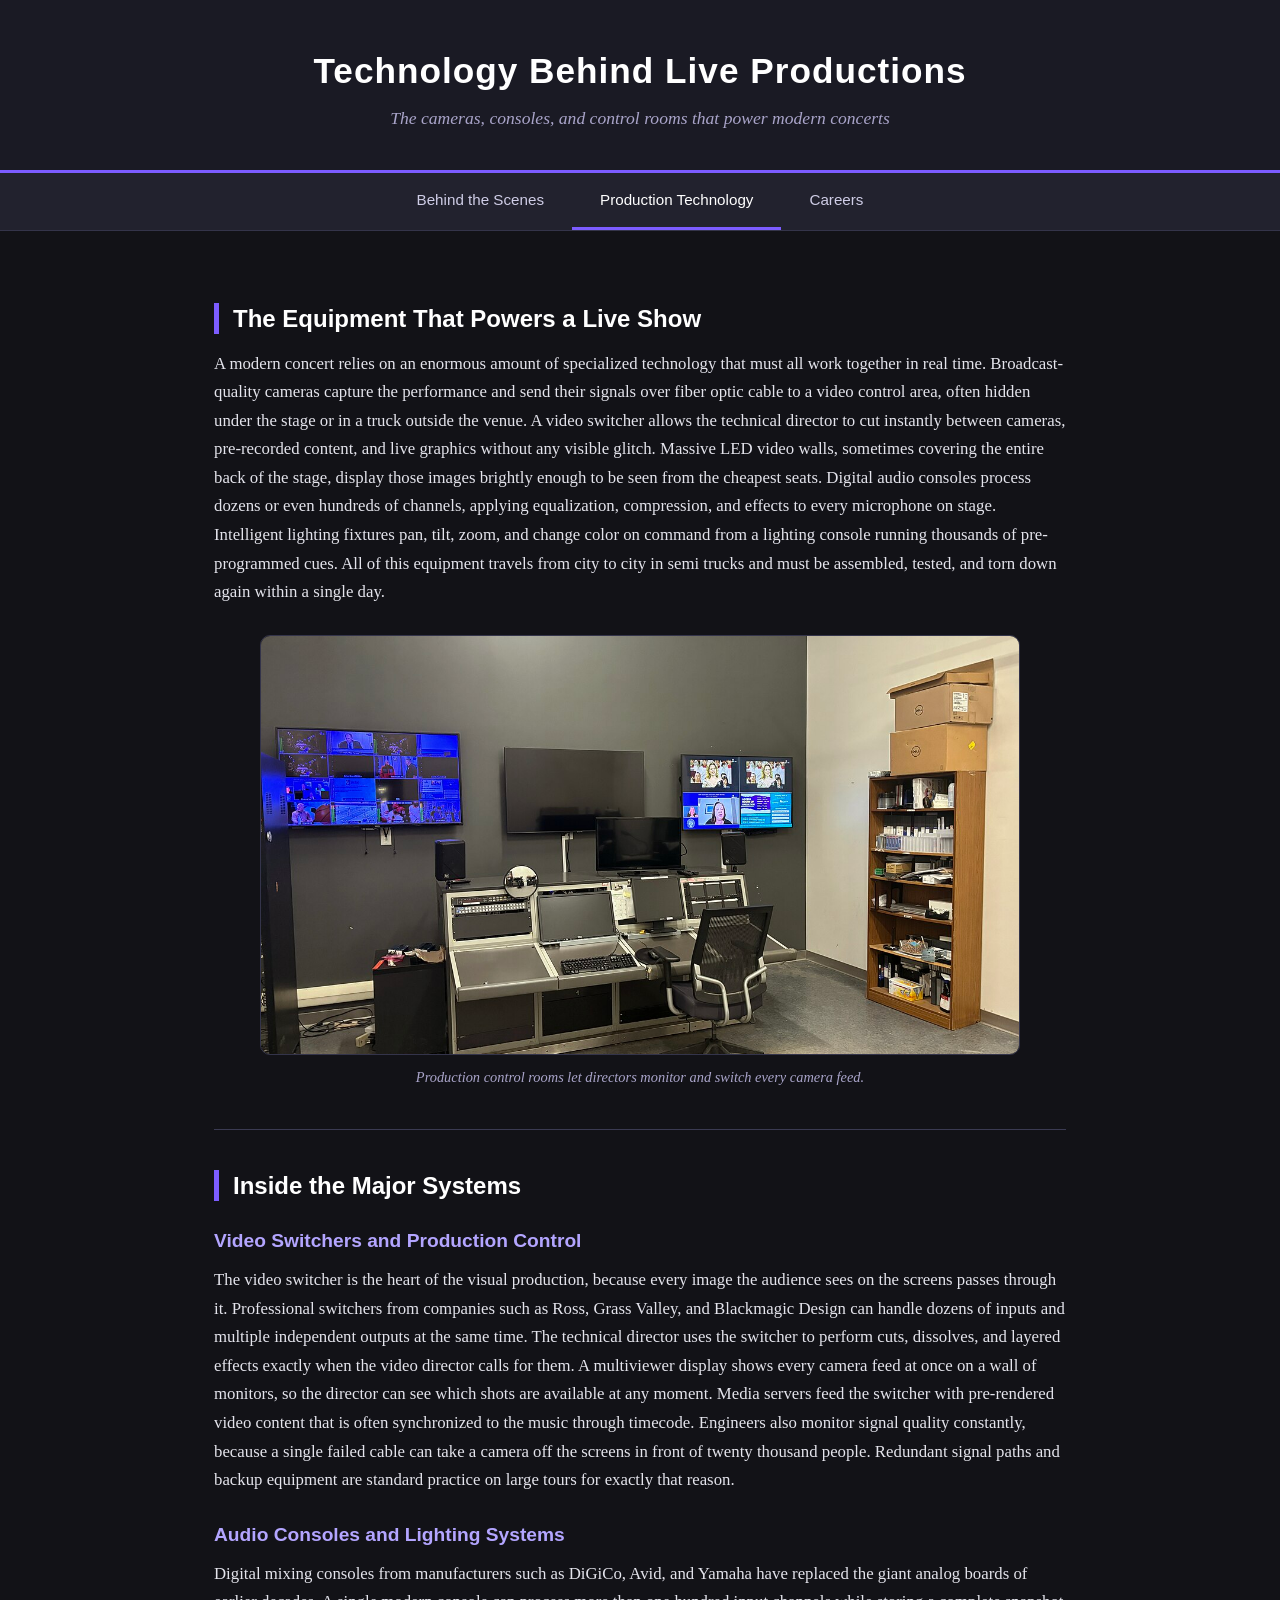
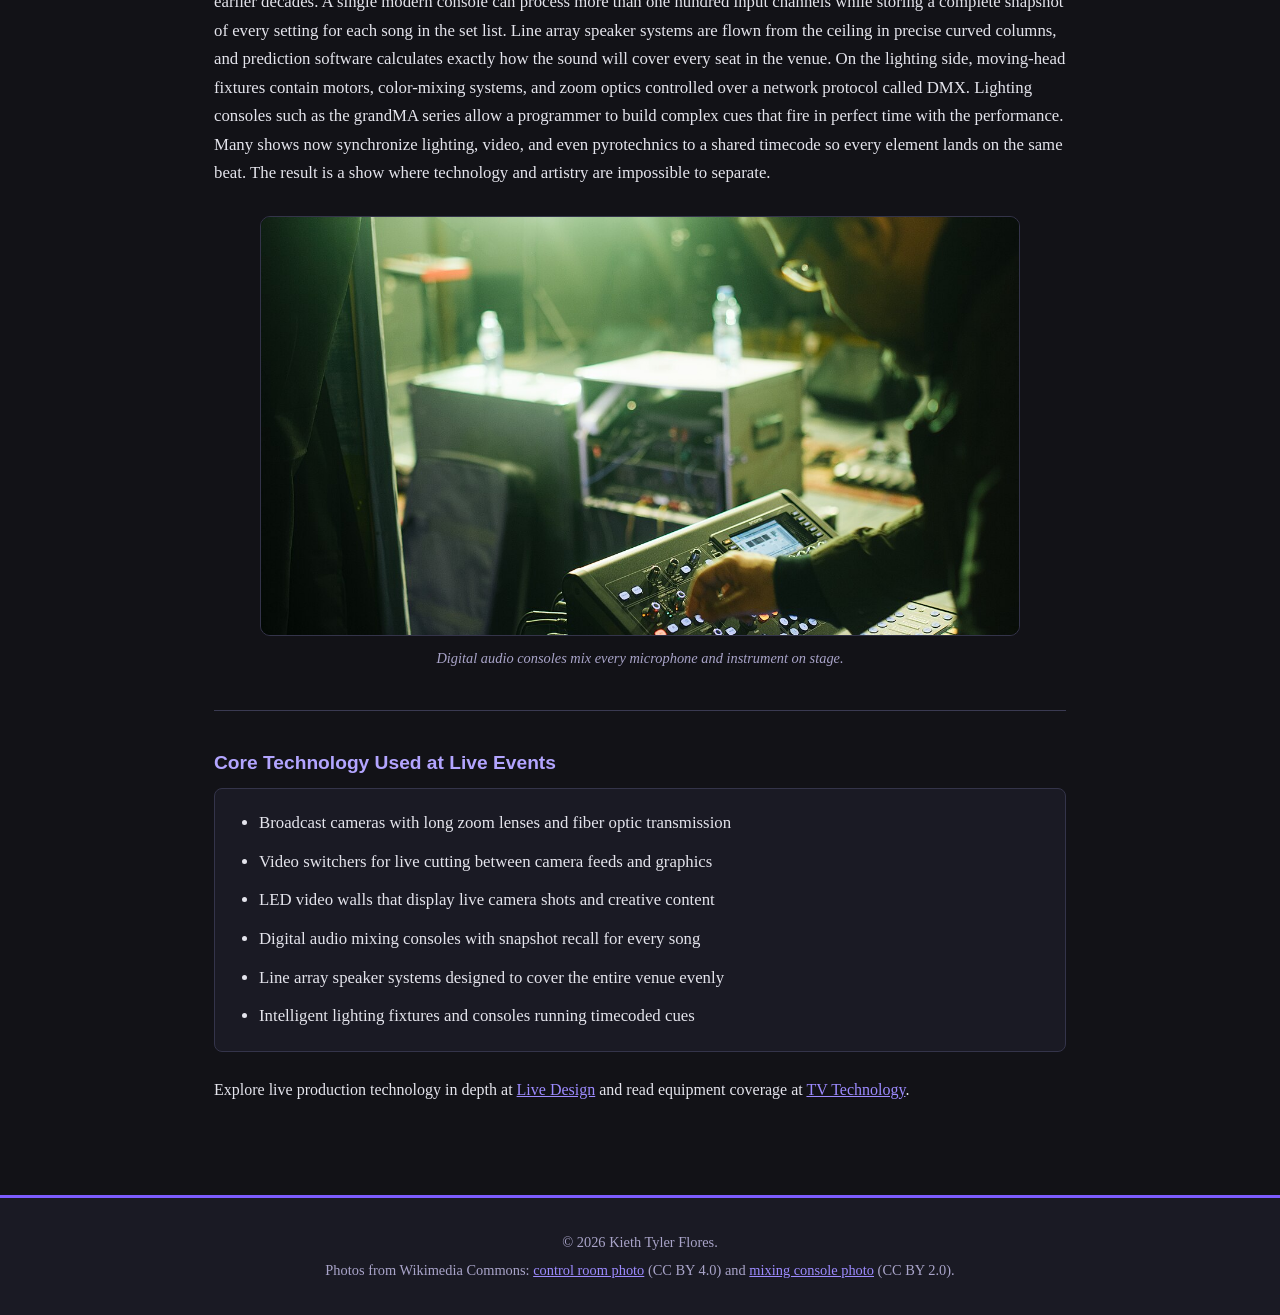
<file: advanced-css/technology.html>
<!DOCTYPE html>
<html lang="en">
  <head>
    <meta charset="UTF-8">
    <meta name="viewport" content="width=device-width, initial-scale=1.0">
    <title>Technology Behind Live Productions | Concert Production</title>
    <link rel="stylesheet" href="css/style.css">
  </head>
  <body>
    <header>
      <h1>Technology Behind Live Productions</h1>
      <p class="tagline">The cameras, consoles, and control rooms that power modern concerts</p>
    </header>

    <nav>
      <ul>
        <li><a href="index.html">Behind the Scenes</a></li>
        <li><a href="technology.html" class="current">Production Technology</a></li>
        <li><a href="careers.html">Careers</a></li>
      </ul>
    </nav>

    <main>
      <section>
        <h2>The Equipment That Powers a Live Show</h2>
        <p>
          A modern concert relies on an enormous amount of specialized technology that
          must all work together in real time. Broadcast-quality cameras capture the
          performance and send their signals over fiber optic cable to a video control
          area, often hidden under the stage or in a truck outside the venue. A video
          switcher allows the technical director to cut instantly between cameras,
          pre-recorded content, and live graphics without any visible glitch. Massive
          LED video walls, sometimes covering the entire back of the stage, display
          those images brightly enough to be seen from the cheapest seats. Digital
          audio consoles process dozens or even hundreds of channels, applying
          equalization, compression, and effects to every microphone on stage.
          Intelligent lighting fixtures pan, tilt, zoom, and change color on command
          from a lighting console running thousands of pre-programmed cues. All of
          this equipment travels from city to city in semi trucks and must be
          assembled, tested, and torn down again within a single day.
        </p>

        <figure>
          <img
            src="images/control-room.jpg"
            alt="A video production control room with rows of monitors and switcher panels"
          >
          <figcaption>
            Production control rooms let directors monitor and switch every camera feed.
          </figcaption>
        </figure>
      </section>

      <hr>

      <section>
        <h2>Inside the Major Systems</h2>

        <h3>Video Switchers and Production Control</h3>
        <p>
          The video switcher is the heart of the visual production, because every image
          the audience sees on the screens passes through it. Professional switchers
          from companies such as Ross, Grass Valley, and Blackmagic Design can handle
          dozens of inputs and multiple independent outputs at the same time. The
          technical director uses the switcher to perform cuts, dissolves, and layered
          effects exactly when the video director calls for them. A multiviewer
          display shows every camera feed at once on a wall of monitors, so the
          director can see which shots are available at any moment. Media servers feed
          the switcher with pre-rendered video content that is often synchronized to
          the music through timecode. Engineers also monitor signal quality constantly,
          because a single failed cable can take a camera off the screens in front of
          twenty thousand people. Redundant signal paths and backup equipment are
          standard practice on large tours for exactly that reason.
        </p>

        <h3>Audio Consoles and Lighting Systems</h3>
        <p>
          Digital mixing consoles from manufacturers such as DiGiCo, Avid, and Yamaha
          have replaced the giant analog boards of earlier decades. A single modern
          console can process more than one hundred input channels while storing a
          complete snapshot of every setting for each song in the set list. Line array
          speaker systems are flown from the ceiling in precise curved columns, and
          prediction software calculates exactly how the sound will cover every seat
          in the venue. On the lighting side, moving-head fixtures contain motors,
          color-mixing systems, and zoom optics controlled over a network protocol
          called DMX. Lighting consoles such as the grandMA series allow a programmer
          to build complex cues that fire in perfect time with the performance. Many
          shows now synchronize lighting, video, and even pyrotechnics to a shared
          timecode so every element lands on the same beat. The result is a show where
          technology and artistry are impossible to separate.
        </p>

        <figure>
          <img
            src="images/audio-console.jpg"
            alt="A large digital audio mixing console with faders and screens at a live event"
          >
          <figcaption>
            Digital audio consoles mix every microphone and instrument on stage.
          </figcaption>
        </figure>
      </section>

      <hr>

      <section>
        <h3>Core Technology Used at Live Events</h3>
        <ul>
          <li>Broadcast cameras with long zoom lenses and fiber optic transmission</li>
          <li>Video switchers for live cutting between camera feeds and graphics</li>
          <li>LED video walls that display live camera shots and creative content</li>
          <li>Digital audio mixing consoles with snapshot recall for every song</li>
          <li>Line array speaker systems designed to cover the entire venue evenly</li>
          <li>Intelligent lighting fixtures and consoles running timecoded cues</li>
        </ul>

        <p class="learn-more">
          Explore live production technology in depth at
          <a href="https://www.livedesignonline.com/" target="_blank" rel="noopener noreferrer">Live Design</a>
          and read equipment coverage at
          <a href="https://www.tvtechnology.com/" target="_blank" rel="noopener noreferrer">TV Technology</a>.
        </p>
      </section>
    </main>

    <footer>
      <p>&copy; 2026 Kieth Tyler Flores.</p>
      <p>
        Photos from Wikimedia Commons:
        <a href="https://commons.wikimedia.org/wiki/File:SPNN_Studio_control_room.jpg" target="_blank" rel="noopener noreferrer">control room photo</a> (CC BY 4.0) and
        <a href="https://commons.wikimedia.org/wiki/File:A_sound_technician_is_focused_on_adjusting_the_mixing_console.jpg" target="_blank" rel="noopener noreferrer">mixing console photo</a> (CC BY 2.0).
      </p>
    </footer>
  </body>
</html>
</file>
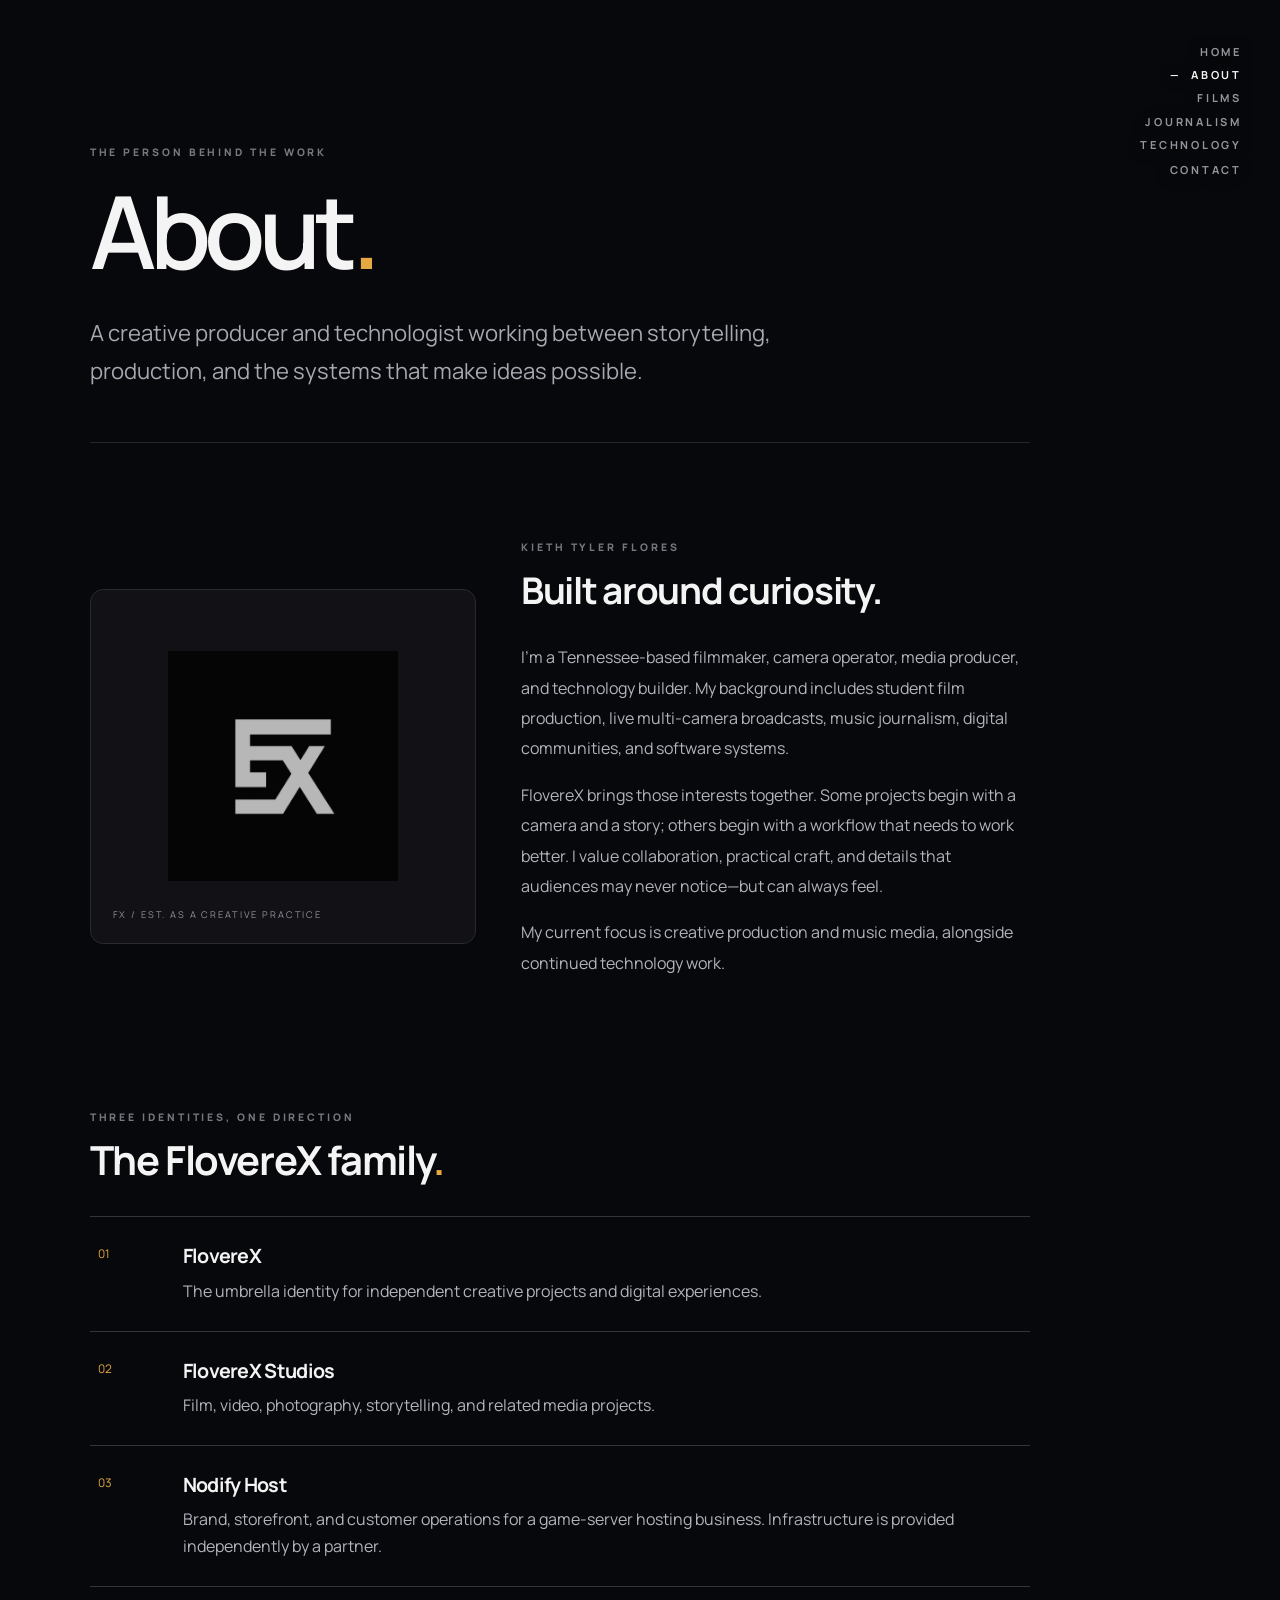
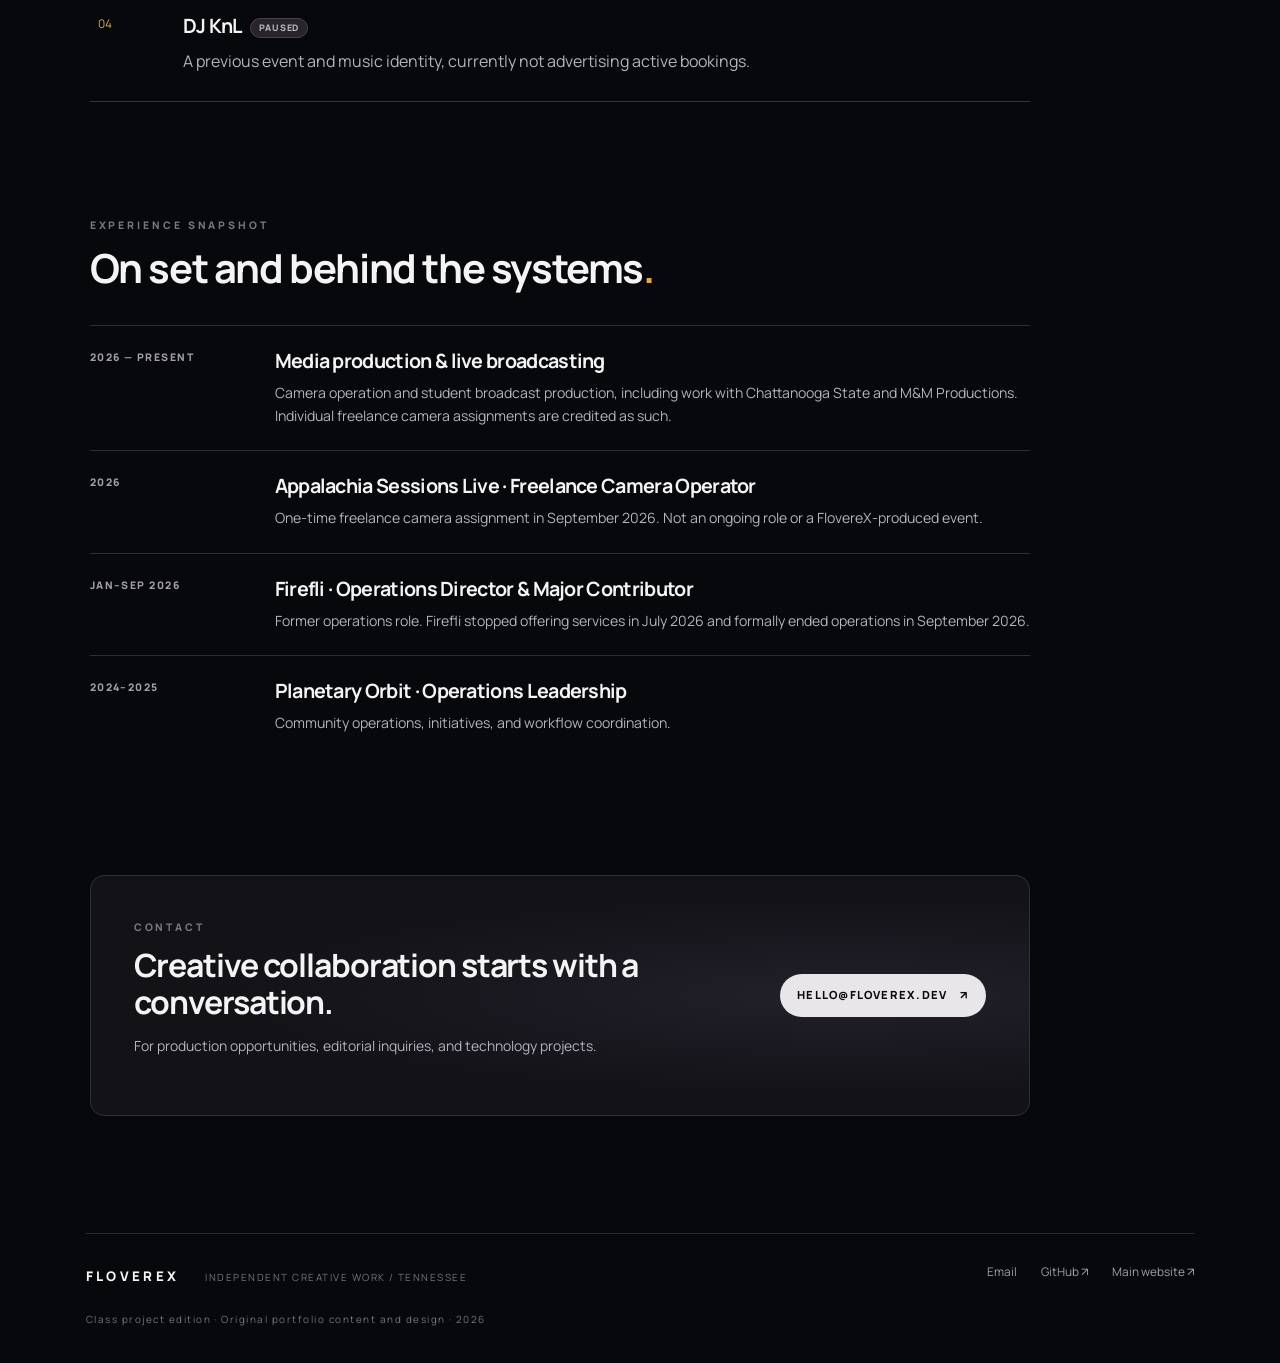
<file: floverex-final/about.html>
<!doctype html>
<html lang="en">
<head>
  <meta charset="utf-8">
  <meta name="viewport" content="width=device-width, initial-scale=1">
  <meta name="theme-color" content="#07080b">
  <meta name="description" content="About Kieth Tyler Flores, FlovereX Studios, and the creative work behind FlovereX.">
  <title>About | FlovereX</title>
  <link rel="icon" type="image/svg+xml" href="images/favicon.svg">
  <link rel="preconnect" href="https://fonts.googleapis.com">
  <link rel="preconnect" href="https://fonts.gstatic.com" crossorigin>
  <link href="https://fonts.googleapis.com/css2?family=DM+Sans:wght@400;500;600;700&family=Manrope:wght@400;500;600;700;800&display=swap" rel="stylesheet">
  <link rel="stylesheet" href="styles/style.css">
</head>
<body class="">
<a class="skip-link" href="#main-content">Skip to content</a>
<nav class="desktop-nav" aria-label="Primary navigation"><a href="index.html">Home</a>
<a href="about.html" aria-current="page">About</a>
<a href="films.html">Films</a>
<a href="journalism.html">Journalism</a>
<a href="technology.html">Technology</a><a class="nav-contact" href="mailto:hello@floverex.dev">Contact</a></nav>
<details class="mobile-menu"><summary aria-label="Open navigation menu"><span class="mobile-brand">FLOVEREX</span><span class="menu-word">MENU <span aria-hidden="true">☰</span></span></summary><nav aria-label="Mobile navigation"><a href="index.html">Home</a>
<a href="about.html" aria-current="page">About</a>
<a href="films.html">Films</a>
<a href="journalism.html">Journalism</a>
<a href="technology.html">Technology</a><a href="mailto:hello@floverex.dev">Contact</a></nav></details>
<main id="main-content" class="content-column interior">
<header class="page-heading"><p class="eyebrow">THE PERSON BEHIND THE WORK</p><h1>About<span class="accent-dot">.</span></h1><p class="page-lede">A creative producer and technologist working between storytelling, production, and the systems that make ideas possible.</p></header>
<section class="split-story section-block"><div class="story-visual"><img src="images/floverex-logo.png" alt="FlovereX geometric FX logo" width="400" height="400"><span>FX / EST. AS A CREATIVE PRACTICE</span></div><div><p class="eyebrow">KIETH TYLER FLORES</p><h2>Built around curiosity.</h2><p>I'm a Tennessee-based filmmaker, camera operator, media producer, and technology builder. My background includes student film production, live multi-camera broadcasts, music journalism, digital communities, and software systems.</p><p>FlovereX brings those interests together. Some projects begin with a camera and a story; others begin with a workflow that needs to work better. I value collaboration, practical craft, and details that audiences may never notice—but can always feel.</p><p>My current focus is creative production and music media, alongside continued technology work.</p></div></section>
<section class="section-block"><div class="section-top"><div><p class="eyebrow">THREE IDENTITIES, ONE DIRECTION</p><h2>The FlovereX family<span class="accent-dot">.</span></h2></div></div><div class="stack-list"><article class="stack-item"><span class="stack-n">01</span><div><h3>FlovereX</h3><p>The umbrella identity for independent creative projects and digital experiences.</p></div></article><article class="stack-item"><span class="stack-n">02</span><div><h3>FlovereX Studios</h3><p>Film, video, photography, storytelling, and related media projects.</p></div></article><article class="stack-item"><span class="stack-n">03</span><div><h3>Nodify Host</h3><p>Brand, storefront, and customer operations for a game-server hosting business. Infrastructure is provided independently by a partner.</p></div></article><article class="stack-item"><span class="stack-n">04</span><div><h3>DJ KnL <span class="inline-status">Paused</span></h3><p>A previous event and music identity, currently not advertising active bookings.</p></div></article></div></section>
<section class="section-block"><div class="section-top"><div><p class="eyebrow">EXPERIENCE SNAPSHOT</p><h2>On set and behind the systems<span class="accent-dot">.</span></h2></div></div><div class="timeline"><article><span>2026 — PRESENT</span><div><h3>Media production &amp; live broadcasting</h3><p>Camera operation and student broadcast production, including work with Chattanooga State and M&amp;M Productions. Individual freelance camera assignments are credited as such.</p></div></article><article><span>2026</span><div><h3>Appalachia Sessions Live · Freelance Camera Operator</h3><p>One-time freelance camera assignment in September 2026. Not an ongoing role or a FlovereX-produced event.</p></div></article><article><span>JAN–SEP 2026</span><div><h3>Firefli · Operations Director &amp; Major Contributor</h3><p>Former operations role. Firefli stopped offering services in July 2026 and formally ended operations in September 2026.</p></div></article><article><span>2024–2025</span><div><h3>Planetary Orbit · Operations Leadership</h3><p>Community operations, initiatives, and workflow coordination.</p></div></article></div></section>
<section class="contact-panel"><div><p class="eyebrow">CONTACT</p><h2>Creative collaboration starts with a conversation.</h2><p>For production opportunities, editorial inquiries, and technology projects.</p></div><a class="pill-button" href="mailto:hello@floverex.dev">HELLO@FLOVEREX.DEV <span aria-hidden="true">↗</span></a></section>
</main>
<footer class="footer"><div><span class="footer-logo">FLOVEREX</span><span class="footer-sub">INDEPENDENT CREATIVE WORK / TENNESSEE</span></div><div class="footer-links"><a href="mailto:hello@floverex.dev">Email</a><a href="https://github.com/FlovereX" target="_blank" rel="noopener noreferrer">GitHub <span aria-hidden="true">↗</span></a><a href="https://floverex.dev" target="_blank" rel="noopener noreferrer">Main website <span aria-hidden="true">↗</span></a></div><p class="footer-note">Class project edition · Original portfolio content and design · 2026</p></footer>
</body>
</html>
</file>
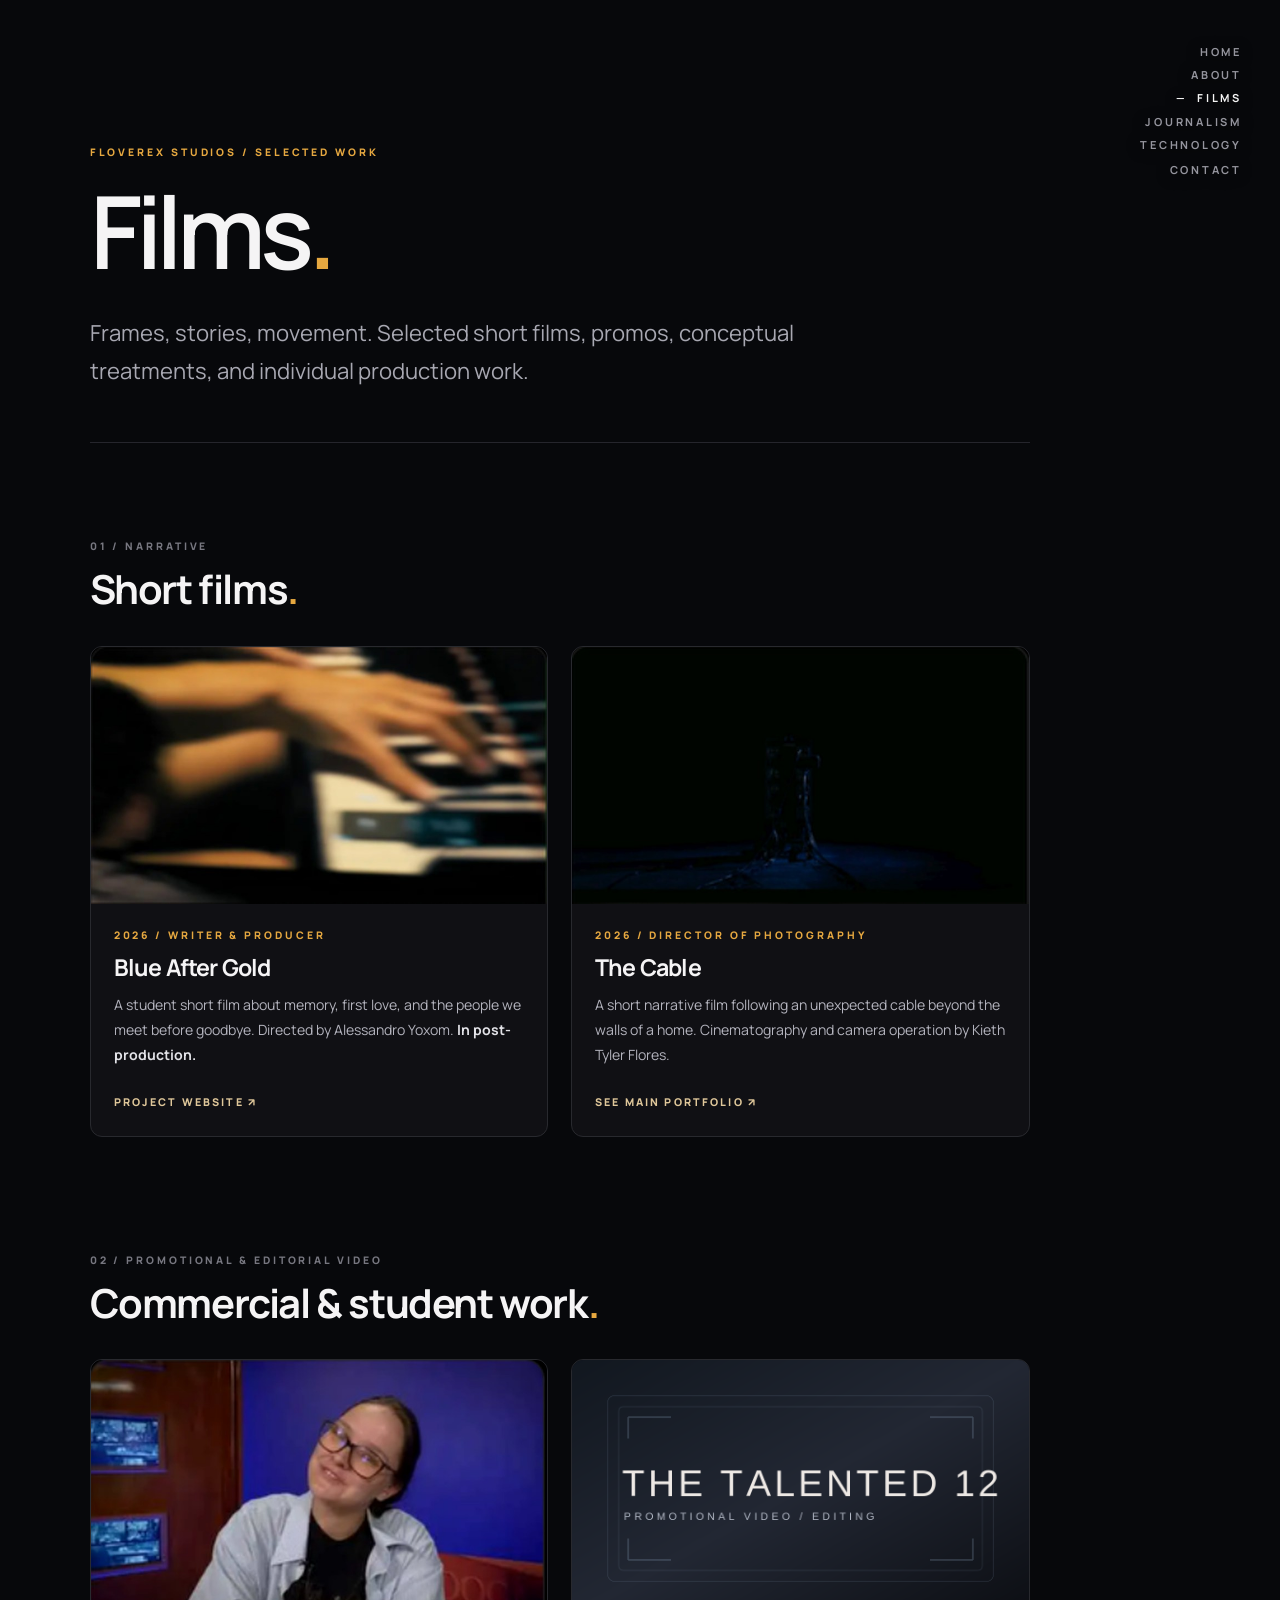
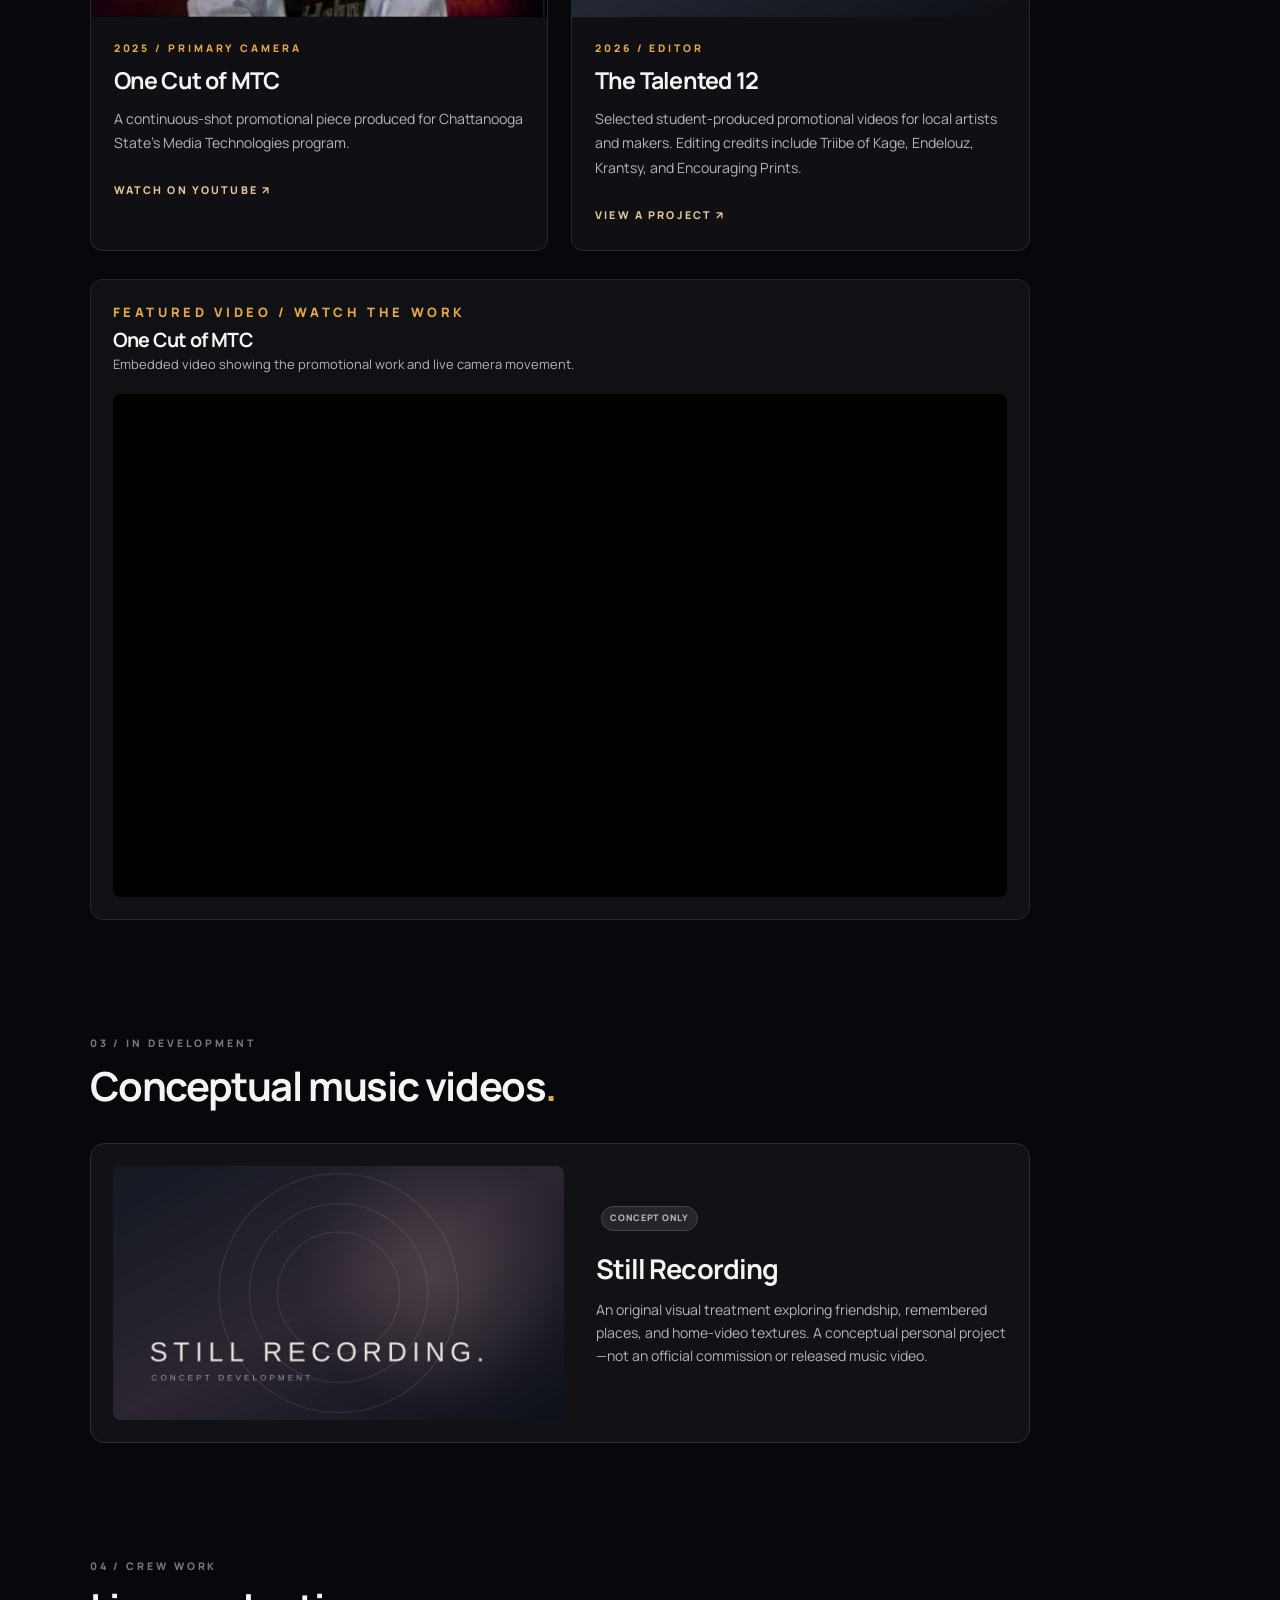
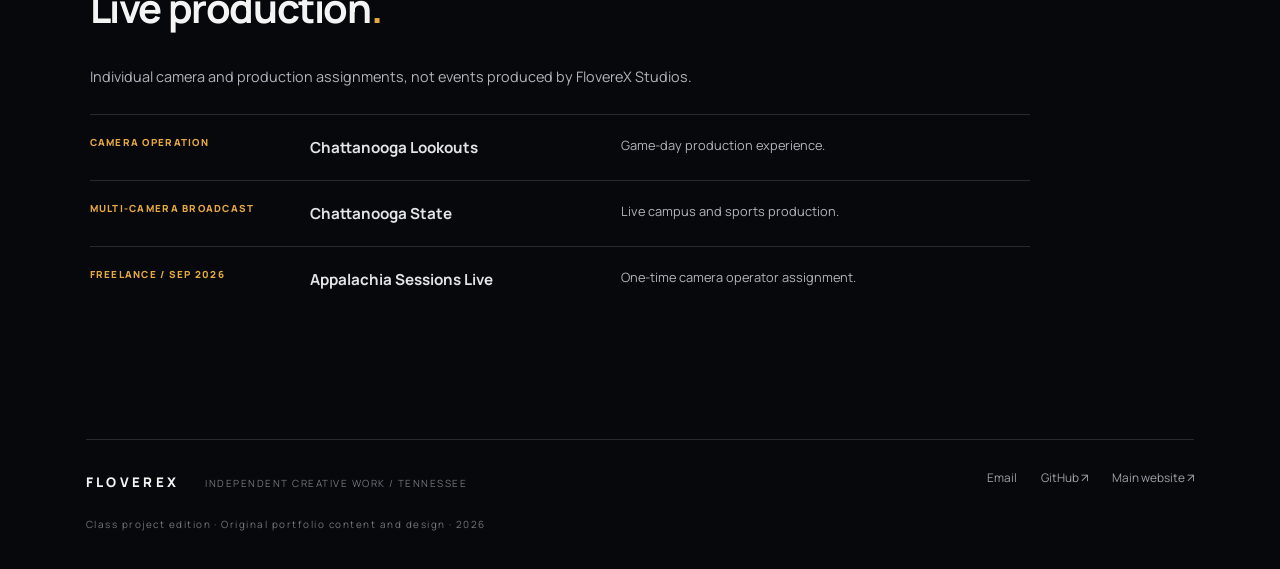
<file: floverex-final/films.html>
<!doctype html>
<html lang="en">
<head>
  <meta charset="utf-8">
  <meta name="viewport" content="width=device-width, initial-scale=1">
  <meta name="theme-color" content="#07080b">
  <meta name="description" content="Short films, promotional videos, conceptual music videos and production credits by Kieth Tyler Flores.">
  <title>Films | FlovereX</title>
  <link rel="icon" type="image/svg+xml" href="images/favicon.svg">
  <link rel="preconnect" href="https://fonts.googleapis.com">
  <link rel="preconnect" href="https://fonts.gstatic.com" crossorigin>
  <link href="https://fonts.googleapis.com/css2?family=DM+Sans:wght@400;500;600;700&family=Manrope:wght@400;500;600;700;800&display=swap" rel="stylesheet">
  <link rel="stylesheet" href="styles/style.css">
</head>
<body class="">
<a class="skip-link" href="#main-content">Skip to content</a>
<nav class="desktop-nav" aria-label="Primary navigation"><a href="index.html">Home</a>
<a href="about.html">About</a>
<a href="films.html" aria-current="page">Films</a>
<a href="journalism.html">Journalism</a>
<a href="technology.html">Technology</a><a class="nav-contact" href="mailto:hello@floverex.dev">Contact</a></nav>
<details class="mobile-menu"><summary aria-label="Open navigation menu"><span class="mobile-brand">FLOVEREX</span><span class="menu-word">MENU <span aria-hidden="true">☰</span></span></summary><nav aria-label="Mobile navigation"><a href="index.html">Home</a>
<a href="about.html">About</a>
<a href="films.html" aria-current="page">Films</a>
<a href="journalism.html">Journalism</a>
<a href="technology.html">Technology</a><a href="mailto:hello@floverex.dev">Contact</a></nav></details>
<main id="main-content" class="content-column interior">
<header class="page-heading"><p class="eyebrow amber">FLOVEREX STUDIOS / SELECTED WORK</p><h1>Films<span class="accent-dot">.</span></h1><p class="page-lede">Frames, stories, movement. Selected short films, promos, conceptual treatments, and individual production work.</p></header>
<section class="section-block" aria-labelledby="short-films"><div class="section-top"><div><p class="eyebrow">01 / NARRATIVE</p><h2 id="short-films">Short films<span class="accent-dot">.</span></h2></div></div><div class="project-grid two">
<article class="portfolio-item" id="blue-after-gold"><img src="images/blue-after-gold-preview.jpg" alt="Blue After Gold still featuring a pianist" width="825" height="468"><div class="portfolio-text"><p class="eyebrow amber">2026 / WRITER &amp; PRODUCER</p><h3>Blue After Gold</h3><p>A student short film about memory, first love, and the people we meet before goodbye. Directed by Alessandro Yoxom. <strong>In post-production.</strong></p><a class="text-link" href="https://floverex.dev/blueaftergold" target="_blank" rel="noopener noreferrer">PROJECT WEBSITE ↗</a></div></article>
<article class="portfolio-item" id="the-cable"><img src="images/the-cable-preview.jpg" alt="A dark, blue-toned film still from The Cable" width="825" height="468"><div class="portfolio-text"><p class="eyebrow amber">2026 / DIRECTOR OF PHOTOGRAPHY</p><h3>The Cable</h3><p>A short narrative film following an unexpected cable beyond the walls of a home. Cinematography and camera operation by Kieth Tyler Flores.</p><a class="text-link" href="https://floverex.dev/films" target="_blank" rel="noopener noreferrer">SEE MAIN PORTFOLIO ↗</a></div></article></div></section>
<section class="section-block"><div class="section-top"><div><p class="eyebrow">02 / PROMOTIONAL &amp; EDITORIAL VIDEO</p><h2>Commercial &amp; student work<span class="accent-dot">.</span></h2></div></div><div class="project-grid two"><article class="portfolio-item"><img src="images/one-cut-of-mtc-preview.jpg" alt="Interview scene from One Cut of MTC promotional video" width="825" height="468" loading="lazy"><div class="portfolio-text"><p class="eyebrow amber">2025 / PRIMARY CAMERA</p><h3>One Cut of MTC</h3><p>A continuous-shot promotional piece produced for Chattanooga State's Media Technologies program.</p><a class="text-link" href="https://youtu.be/78bV3fwPzgk" target="_blank" rel="noopener noreferrer">WATCH ON YOUTUBE ↗</a></div></article><article class="portfolio-item"><img src="images/promo-art.png" alt="Original graphic title card for The Talented 12 promotional video series" width="960" height="540" loading="lazy"><div class="portfolio-text"><p class="eyebrow amber">2026 / EDITOR</p><h3>The Talented 12</h3><p>Selected student-produced promotional videos for local artists and makers. Editing credits include Triibe of Kage, Endelouz, Krantsy, and Encouraging Prints.</p><a class="text-link" href="https://youtu.be/gO9yvVbG23Q" target="_blank" rel="noopener noreferrer">VIEW A PROJECT ↗</a></div></article></div>
<div class="video-feature"><div class="video-heading"><p class="eyebrow amber">FEATURED VIDEO / WATCH THE WORK</p><h3>One Cut of MTC</h3><p>Embedded video showing the promotional work and live camera movement.</p></div><div class="video-frame"><iframe src="https://www.youtube-nocookie.com/embed/78bV3fwPzgk" title="One Cut of MTC — promotional film" loading="lazy" referrerpolicy="strict-origin-when-cross-origin" allow="accelerometer; autoplay; clipboard-write; encrypted-media; gyroscope; picture-in-picture; web-share" allowfullscreen></iframe></div></div></section>
<section class="section-block"><div class="section-top"><div><p class="eyebrow">03 / IN DEVELOPMENT</p><h2>Conceptual music videos<span class="accent-dot">.</span></h2></div></div><div class="concept-block"><img src="images/concept-film.png" alt="Abstract illustrated treatment card for a developing music video concept" width="960" height="540" loading="lazy"><div><span class="inline-status">CONCEPT ONLY</span><h3>Still Recording</h3><p>An original visual treatment exploring friendship, remembered places, and home-video textures. A conceptual personal project—not an official commission or released music video.</p></div></div></section>
<section class="section-block"><div class="section-top"><div><p class="eyebrow">04 / CREW WORK</p><h2>Live production<span class="accent-dot">.</span></h2></div></div><p class="section-intro">Individual camera and production assignments, not events produced by FlovereX Studios.</p><div class="credit-row"><span>CAMERA OPERATION</span><strong>Chattanooga Lookouts</strong><p>Game-day production experience.</p></div><div class="credit-row"><span>MULTI-CAMERA BROADCAST</span><strong>Chattanooga State</strong><p>Live campus and sports production.</p></div><div class="credit-row"><span>FREELANCE / SEP 2026</span><strong>Appalachia Sessions Live</strong><p>One-time camera operator assignment.</p></div></section>
</main>
<footer class="footer"><div><span class="footer-logo">FLOVEREX</span><span class="footer-sub">INDEPENDENT CREATIVE WORK / TENNESSEE</span></div><div class="footer-links"><a href="mailto:hello@floverex.dev">Email</a><a href="https://github.com/FlovereX" target="_blank" rel="noopener noreferrer">GitHub <span aria-hidden="true">↗</span></a><a href="https://floverex.dev" target="_blank" rel="noopener noreferrer">Main website <span aria-hidden="true">↗</span></a></div><p class="footer-note">Class project edition · Original portfolio content and design · 2026</p></footer>
</body>
</html>
</file>
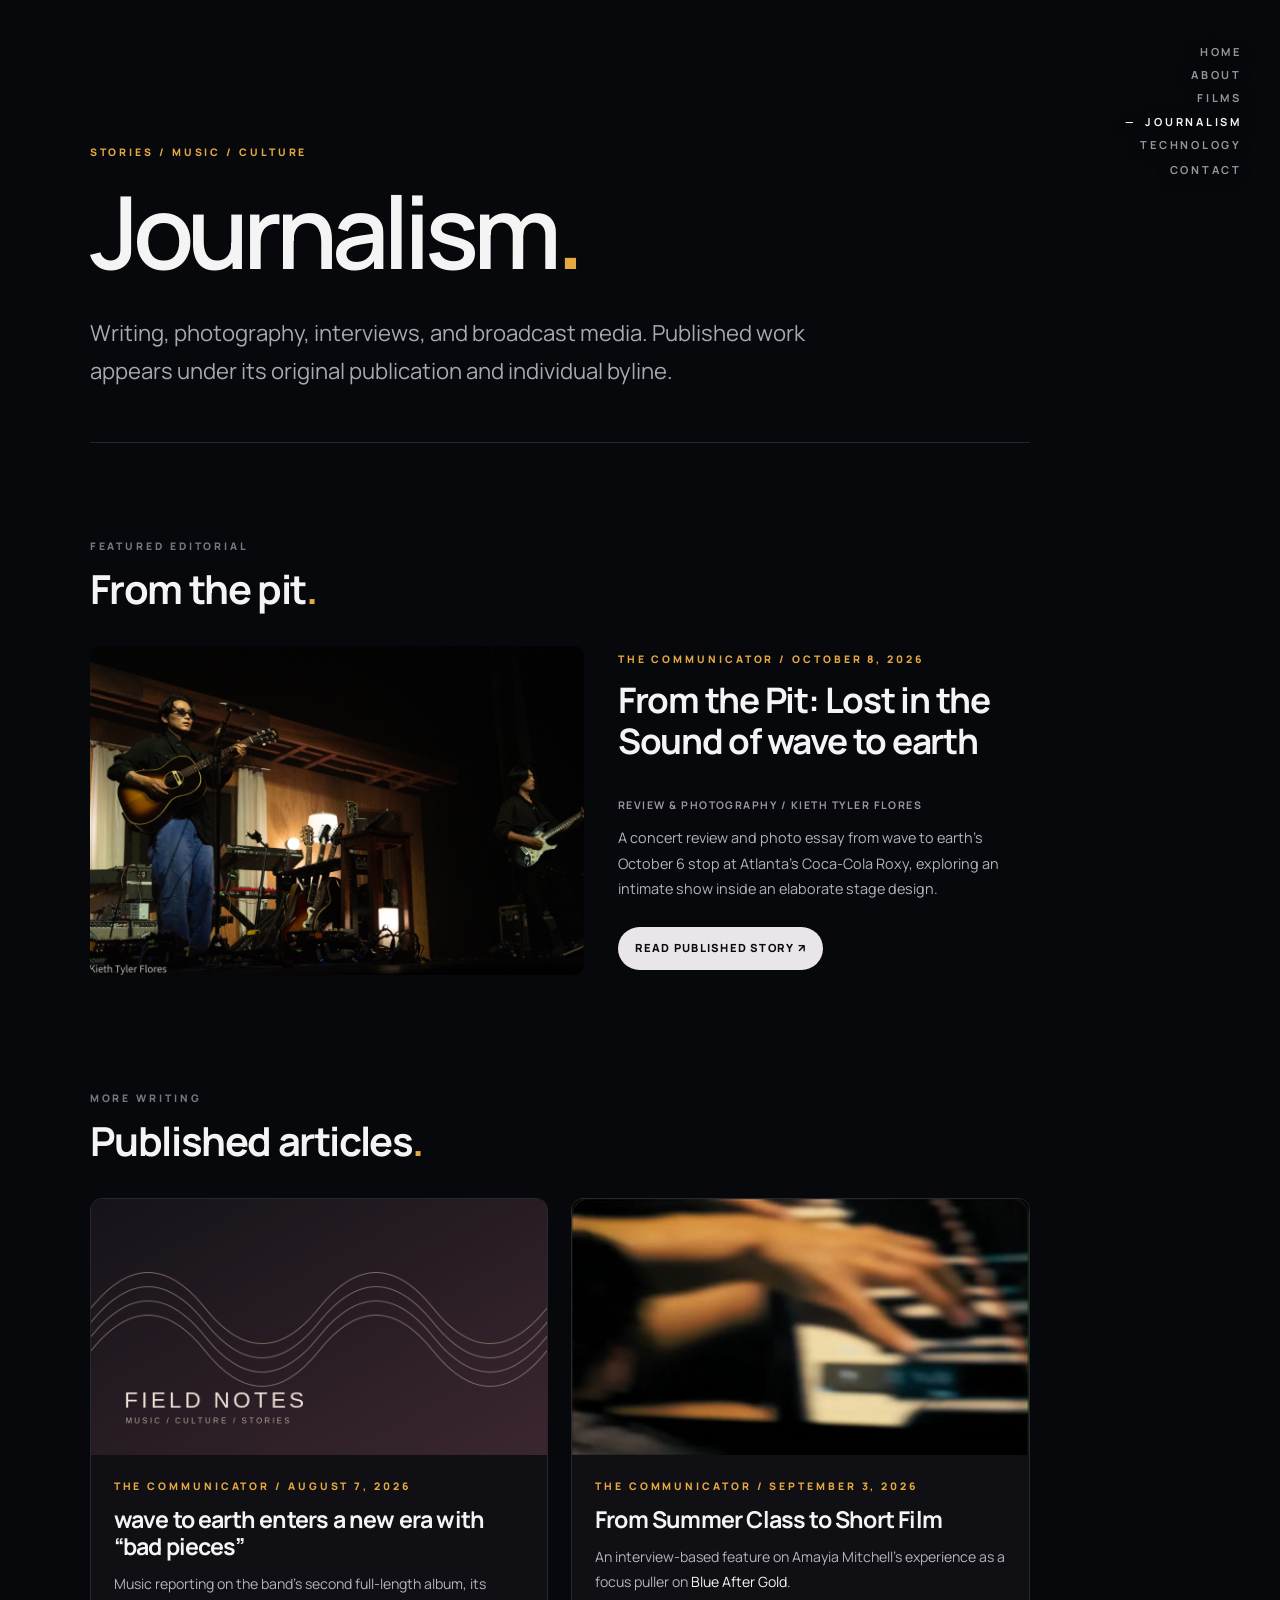
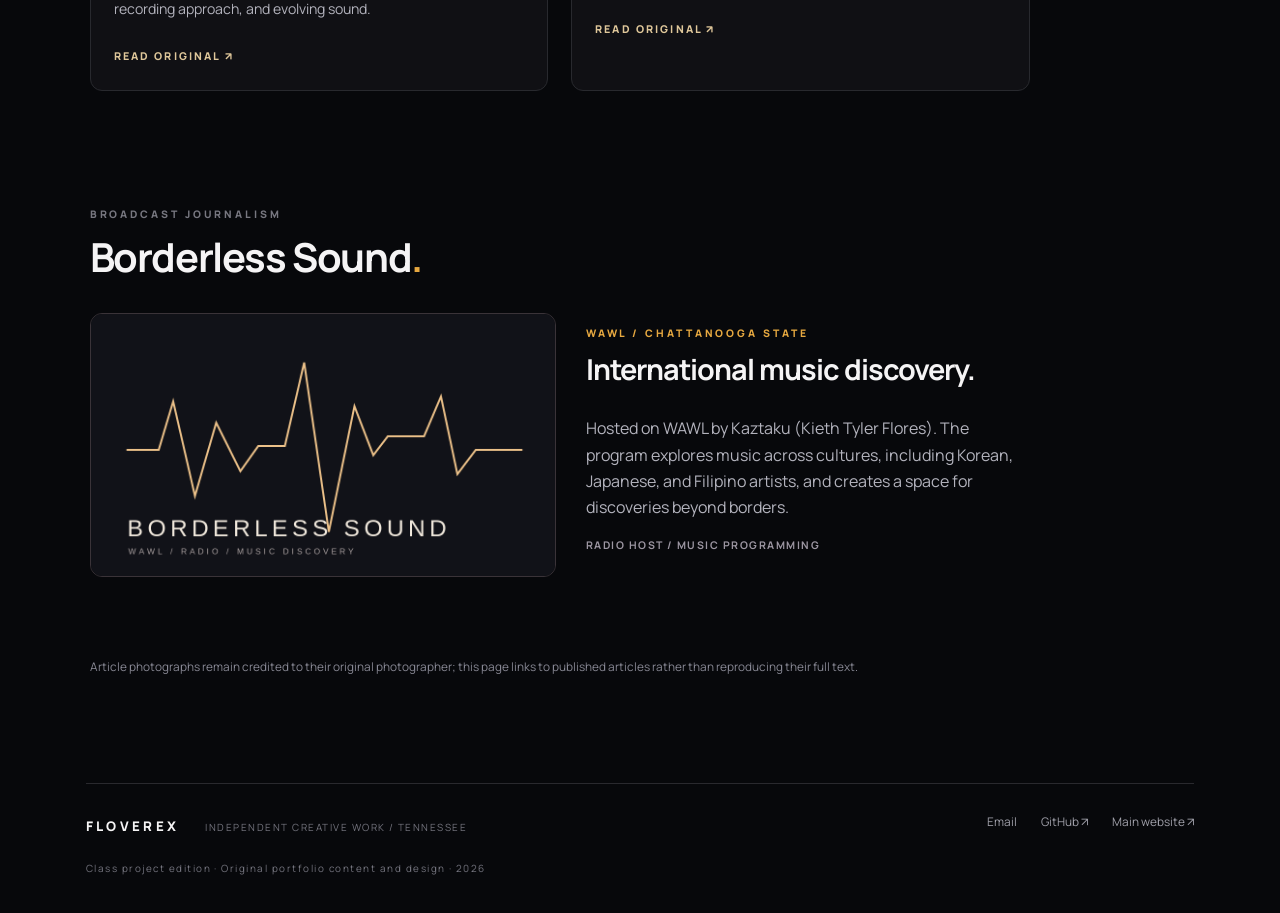
<file: floverex-final/journalism.html>
<!doctype html>
<html lang="en">
<head>
  <meta charset="utf-8">
  <meta name="viewport" content="width=device-width, initial-scale=1">
  <meta name="theme-color" content="#07080b">
  <meta name="description" content="Published music journalism and concert photography by Kieth Tyler Flores for The Communicator, plus WAWL Borderless Sound.">
  <title>Journalism | FlovereX</title>
  <link rel="icon" type="image/svg+xml" href="images/favicon.svg">
  <link rel="preconnect" href="https://fonts.googleapis.com">
  <link rel="preconnect" href="https://fonts.gstatic.com" crossorigin>
  <link href="https://fonts.googleapis.com/css2?family=DM+Sans:wght@400;500;600;700&family=Manrope:wght@400;500;600;700;800&display=swap" rel="stylesheet">
  <link rel="stylesheet" href="styles/style.css">
</head>
<body class="">
<a class="skip-link" href="#main-content">Skip to content</a>
<nav class="desktop-nav" aria-label="Primary navigation"><a href="index.html">Home</a>
<a href="about.html">About</a>
<a href="films.html">Films</a>
<a href="journalism.html" aria-current="page">Journalism</a>
<a href="technology.html">Technology</a><a class="nav-contact" href="mailto:hello@floverex.dev">Contact</a></nav>
<details class="mobile-menu"><summary aria-label="Open navigation menu"><span class="mobile-brand">FLOVEREX</span><span class="menu-word">MENU <span aria-hidden="true">☰</span></span></summary><nav aria-label="Mobile navigation"><a href="index.html">Home</a>
<a href="about.html">About</a>
<a href="films.html">Films</a>
<a href="journalism.html" aria-current="page">Journalism</a>
<a href="technology.html">Technology</a><a href="mailto:hello@floverex.dev">Contact</a></nav></details>
<main id="main-content" class="content-column interior">
<header class="page-heading"><p class="eyebrow amber">STORIES / MUSIC / CULTURE</p><h1>Journalism<span class="accent-dot">.</span></h1><p class="page-lede">Writing, photography, interviews, and broadcast media. Published work appears under its original publication and individual byline.</p></header>
<section class="section-block" aria-labelledby="selected-story"><div class="section-top"><div><p class="eyebrow">FEATURED EDITORIAL</p><h2 id="selected-story">From the pit<span class="accent-dot">.</span></h2></div></div><article class="journalism-feature" id="from-the-pit"><a href="https://the-communicator.com/from-the-pit-lost-in-the-sound-of-wave-to-earth-by-kieth-tyler-flores/" target="_blank" rel="noopener noreferrer"><img src="images/w2e3-7.jpg" alt="wave to earth performing at Coca-Cola Roxy on October 6, 2026. Photo by Kieth Tyler Flores." width="2048" height="1365"></a><div><p class="eyebrow amber">THE COMMUNICATOR / OCTOBER 8, 2026</p><h3>From the Pit: Lost in the Sound of wave to earth</h3><p class="byline">REVIEW &amp; PHOTOGRAPHY / KIETH TYLER FLORES</p><p>A concert review and photo essay from wave to earth's October 6 stop at Atlanta's Coca-Cola Roxy, exploring an intimate show inside an elaborate stage design.</p><a class="pill-button" href="https://the-communicator.com/from-the-pit-lost-in-the-sound-of-wave-to-earth-by-kieth-tyler-flores/" target="_blank" rel="noopener noreferrer">READ PUBLISHED STORY ↗</a></div></article></section>
<section class="section-block"><div class="section-top"><div><p class="eyebrow">MORE WRITING</p><h2>Published articles<span class="accent-dot">.</span></h2></div></div><div class="project-grid two"><article class="portfolio-item"><img src="images/journalism-art.png" alt="Original abstract graphic representing music and cultural reporting" width="960" height="540" loading="lazy"><div class="portfolio-text"><p class="eyebrow amber">THE COMMUNICATOR / AUGUST 7, 2026</p><h3>wave to earth enters a new era with “bad pieces”</h3><p>Music reporting on the band's second full-length album, its recording approach, and evolving sound.</p><a class="text-link" href="https://the-communicator.com/wave-to-earth-enters-a-new-era-with-second-album-bad-pieces-by-kieth-tyler-flores/" target="_blank" rel="noopener noreferrer">READ ORIGINAL ↗</a></div></article><article class="portfolio-item"><img src="images/blue-after-gold-preview.jpg" alt="A piano scene from the Blue After Gold film project" width="825" height="468" loading="lazy"><div class="portfolio-text"><p class="eyebrow amber">THE COMMUNICATOR / SEPTEMBER 3, 2026</p><h3>From Summer Class to Short Film</h3><p>An interview-based feature on Amayia Mitchell's experience as a focus puller on <em>Blue After Gold</em>.</p><a class="text-link" href="https://the-communicator.com/from-summer-class-to-short-film-amayia-mitchell-reflects-on-blue-after-gold-by-kieth-tyler-flores/" target="_blank" rel="noopener noreferrer">READ ORIGINAL ↗</a></div></article></div></section>
<section class="section-block"><div class="section-top"><div><p class="eyebrow">BROADCAST JOURNALISM</p><h2>Borderless Sound<span class="accent-dot">.</span></h2></div></div><div class="radio-row"><img src="images/radio-art.png" alt="Illustrated audio waveform with Borderless Sound title" width="960" height="540" loading="lazy"><div><p class="eyebrow amber">WAWL / CHATTANOOGA STATE</p><h3>International music discovery.</h3><p>Hosted on WAWL by Kaztaku (Kieth Tyler Flores). The program explores music across cultures, including Korean, Japanese, and Filipino artists, and creates a space for discoveries beyond borders.</p><p class="byline">RADIO HOST / MUSIC PROGRAMMING</p></div></div></section>
<p class="small-print">Article photographs remain credited to their original photographer; this page links to published articles rather than reproducing their full text.</p>
</main>
<footer class="footer"><div><span class="footer-logo">FLOVEREX</span><span class="footer-sub">INDEPENDENT CREATIVE WORK / TENNESSEE</span></div><div class="footer-links"><a href="mailto:hello@floverex.dev">Email</a><a href="https://github.com/FlovereX" target="_blank" rel="noopener noreferrer">GitHub <span aria-hidden="true">↗</span></a><a href="https://floverex.dev" target="_blank" rel="noopener noreferrer">Main website <span aria-hidden="true">↗</span></a></div><p class="footer-note">Class project edition · Original portfolio content and design · 2026</p></footer>
</body>
</html>
</file>
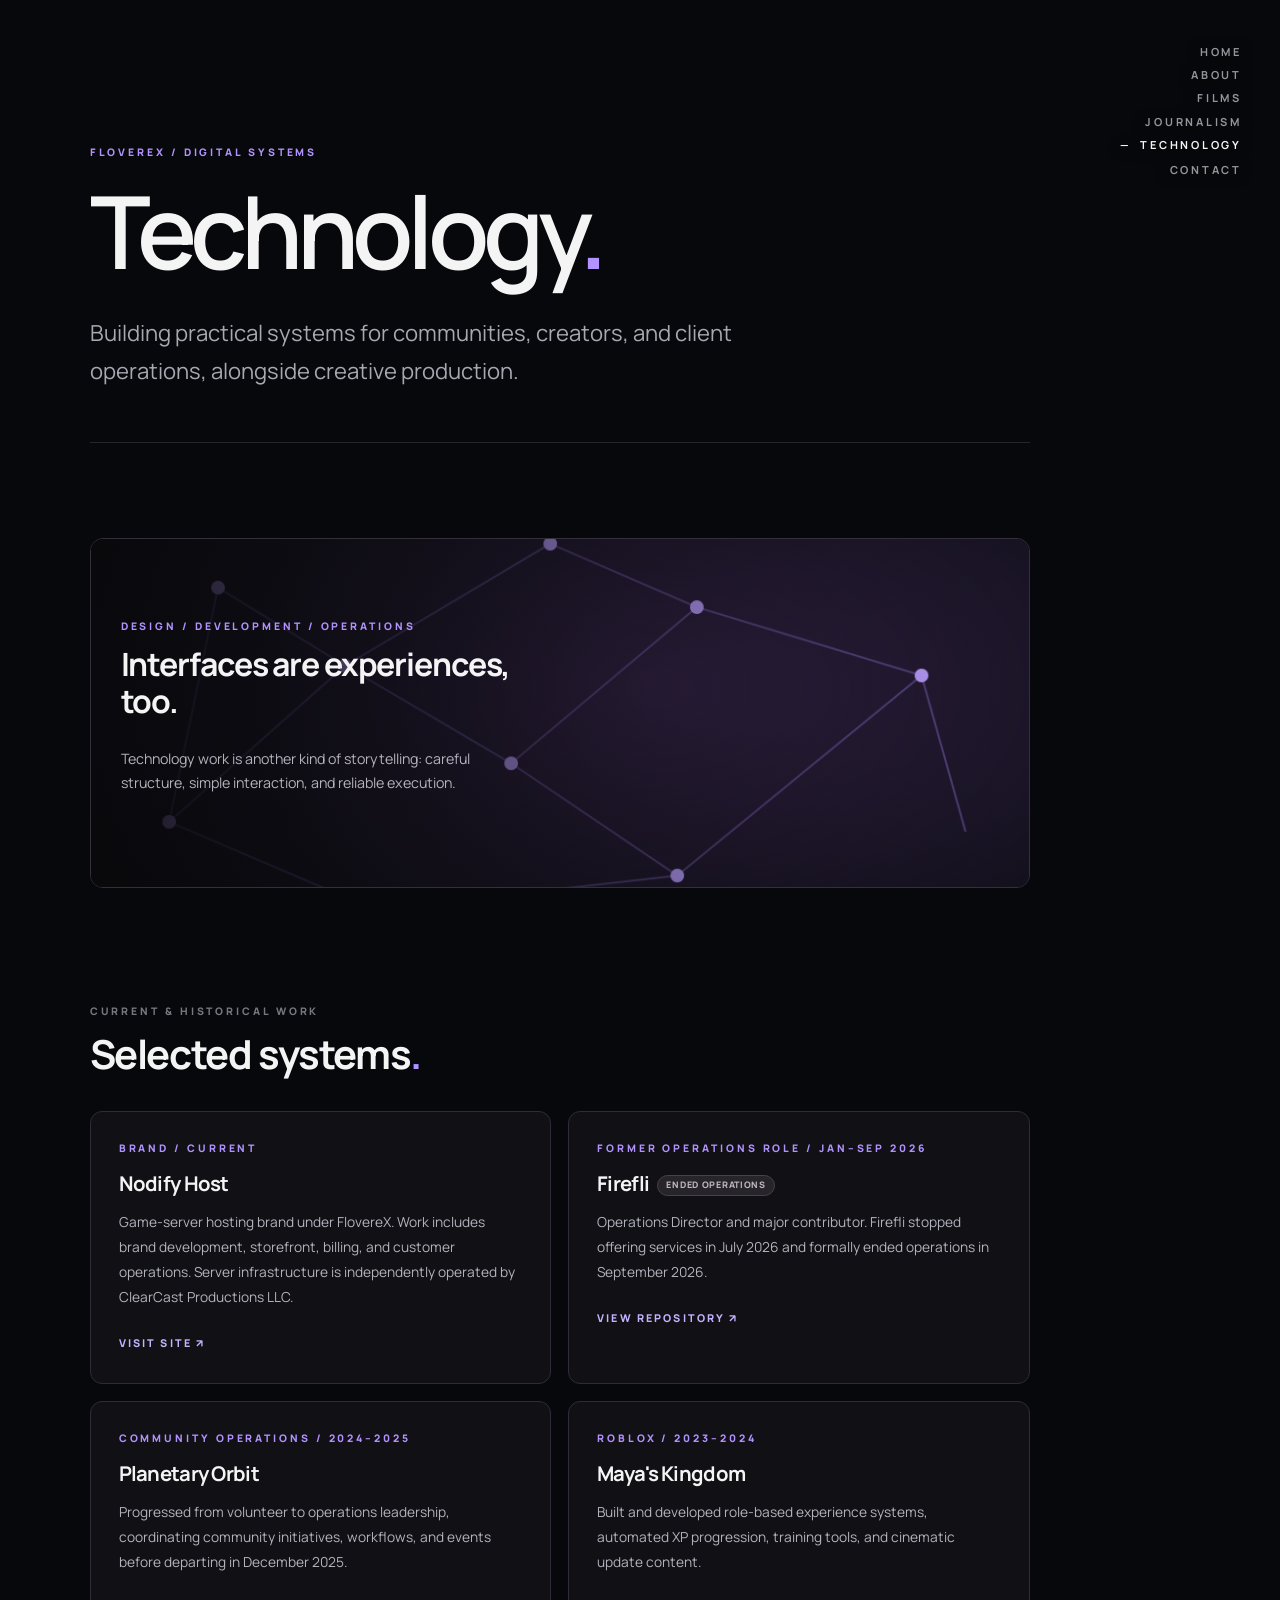
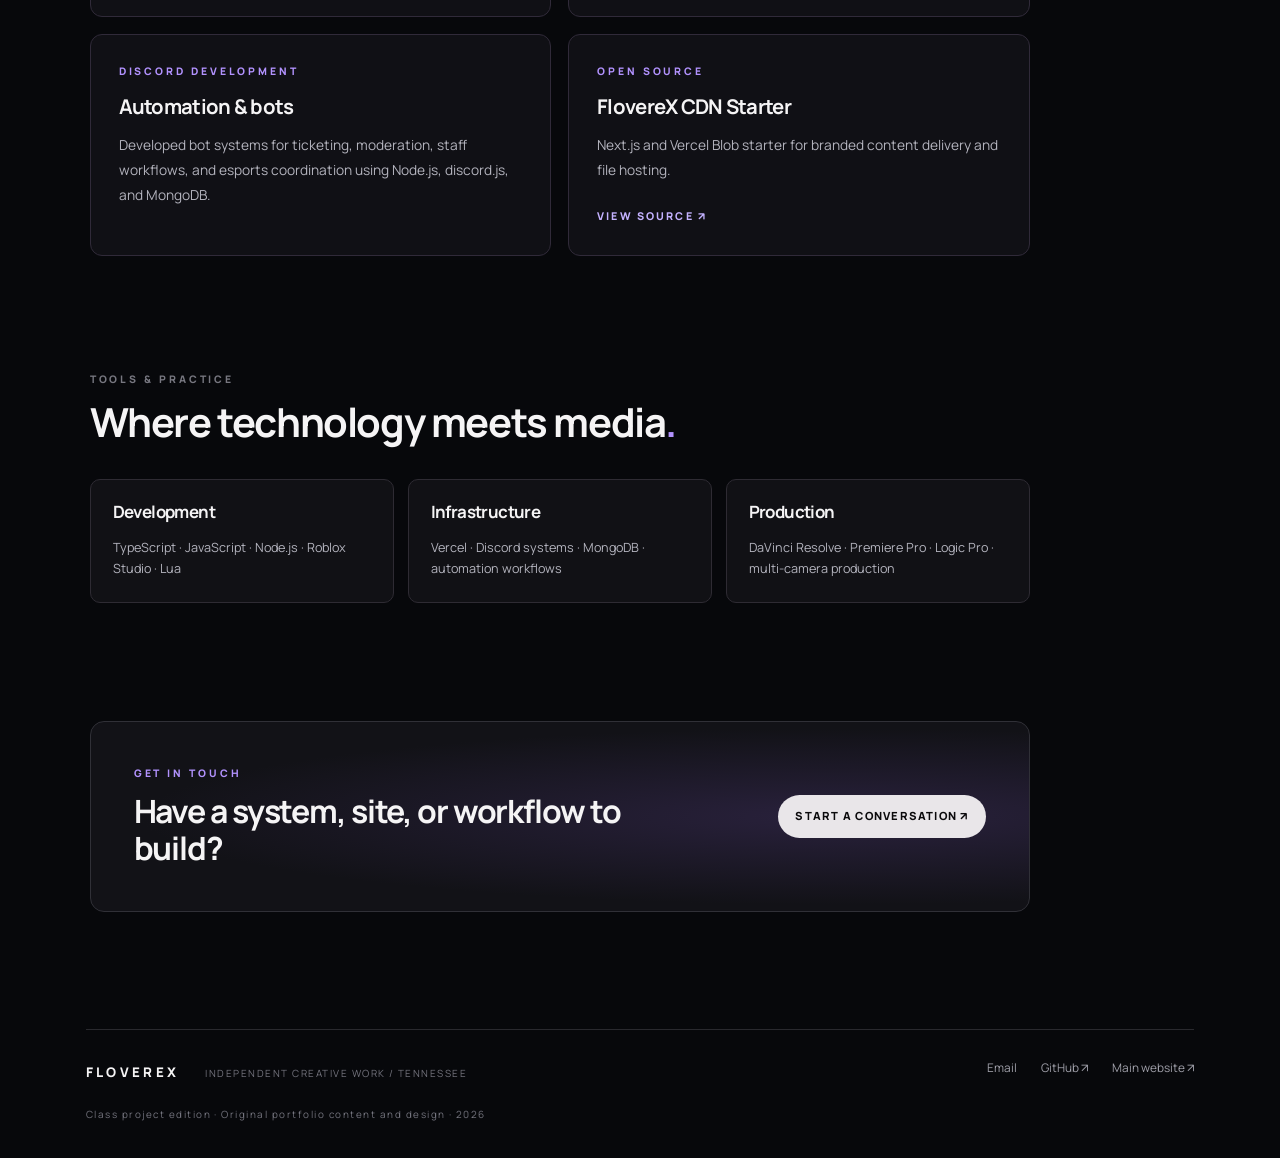
<file: floverex-final/technology.html>
<!doctype html>
<html lang="en">
<head>
  <meta charset="utf-8">
  <meta name="viewport" content="width=device-width, initial-scale=1">
  <meta name="theme-color" content="#07080b">
  <meta name="description" content="Technology projects by FlovereX: Nodify Host, Firefli, Roblox, automation, and software development.">
  <title>Technology | FlovereX</title>
  <link rel="icon" type="image/svg+xml" href="images/favicon.svg">
  <link rel="preconnect" href="https://fonts.googleapis.com">
  <link rel="preconnect" href="https://fonts.gstatic.com" crossorigin>
  <link href="https://fonts.googleapis.com/css2?family=DM+Sans:wght@400;500;600;700&family=Manrope:wght@400;500;600;700;800&display=swap" rel="stylesheet">
  <link rel="stylesheet" href="styles/style.css">
</head>
<body class="">
<a class="skip-link" href="#main-content">Skip to content</a>
<nav class="desktop-nav" aria-label="Primary navigation"><a href="index.html">Home</a>
<a href="about.html">About</a>
<a href="films.html">Films</a>
<a href="journalism.html">Journalism</a>
<a href="technology.html" aria-current="page">Technology</a><a class="nav-contact" href="mailto:hello@floverex.dev">Contact</a></nav>
<details class="mobile-menu"><summary aria-label="Open navigation menu"><span class="mobile-brand">FLOVEREX</span><span class="menu-word">MENU <span aria-hidden="true">☰</span></span></summary><nav aria-label="Mobile navigation"><a href="index.html">Home</a>
<a href="about.html">About</a>
<a href="films.html">Films</a>
<a href="journalism.html">Journalism</a>
<a href="technology.html" aria-current="page">Technology</a><a href="mailto:hello@floverex.dev">Contact</a></nav></details>
<main id="main-content" class="content-column interior">
<header class="page-heading"><p class="eyebrow violet">FLOVEREX / DIGITAL SYSTEMS</p><h1>Technology<span class="accent-dot violet-dot">.</span></h1><p class="page-lede">Building practical systems for communities, creators, and client operations, alongside creative production.</p></header>
<section class="section-block"><div class="feature-banner"><img src="images/network-art.png" alt="Abstract visualization of connected nodes representing digital technology" width="960" height="540"><div class="feature-banner-text"><p class="eyebrow violet">DESIGN / DEVELOPMENT / OPERATIONS</p><h2>Interfaces are experiences, too.</h2><p>Technology work is another kind of storytelling: careful structure, simple interaction, and reliable execution.</p></div></div></section>
<section class="section-block"><div class="section-top"><div><p class="eyebrow">CURRENT &amp; HISTORICAL WORK</p><h2>Selected systems<span class="accent-dot violet-dot">.</span></h2></div></div><div class="tech-list"><article class="tech-item"><p class="eyebrow violet">BRAND / CURRENT</p><h3>Nodify Host</h3><p>Game-server hosting brand under FlovereX. Work includes brand development, storefront, billing, and customer operations. Server infrastructure is independently operated by ClearCast Productions LLC.</p><a class="text-link purple-link" href="https://nodifyhost.com" target="_blank" rel="noopener noreferrer">VISIT SITE ↗</a></article><article class="tech-item"><p class="eyebrow violet">FORMER OPERATIONS ROLE / JAN–SEP 2026</p><h3>Firefli <span class="inline-status">Ended operations</span></h3><p>Operations Director and major contributor. Firefli stopped offering services in July 2026 and formally ended operations in September 2026.</p><a class="text-link purple-link" href="https://github.com/TeamFirefli/firefli" target="_blank" rel="noopener noreferrer">VIEW REPOSITORY ↗</a></article><article class="tech-item"><p class="eyebrow violet">COMMUNITY OPERATIONS / 2024–2025</p><h3>Planetary Orbit</h3><p>Progressed from volunteer to operations leadership, coordinating community initiatives, workflows, and events before departing in December 2025.</p></article><article class="tech-item"><p class="eyebrow violet">ROBLOX / 2023–2024</p><h3>Maya's Kingdom</h3><p>Built and developed role-based experience systems, automated XP progression, training tools, and cinematic update content.</p></article><article class="tech-item"><p class="eyebrow violet">DISCORD DEVELOPMENT</p><h3>Automation &amp; bots</h3><p>Developed bot systems for ticketing, moderation, staff workflows, and esports coordination using Node.js, discord.js, and MongoDB.</p></article><article class="tech-item"><p class="eyebrow violet">OPEN SOURCE</p><h3>FlovereX CDN Starter</h3><p>Next.js and Vercel Blob starter for branded content delivery and file hosting.</p><a class="text-link purple-link" href="https://github.com/FlovereX-Studios/floverex-cdn-starter" target="_blank" rel="noopener noreferrer">VIEW SOURCE ↗</a></article></div></section>
<section class="section-block"><div class="section-top"><div><p class="eyebrow">TOOLS &amp; PRACTICE</p><h2>Where technology meets media<span class="accent-dot violet-dot">.</span></h2></div></div><div class="tool-grid"><div><h3>Development</h3><p>TypeScript · JavaScript · Node.js · Roblox Studio · Lua</p></div><div><h3>Infrastructure</h3><p>Vercel · Discord systems · MongoDB · automation workflows</p></div><div><h3>Production</h3><p>DaVinci Resolve · Premiere Pro · Logic Pro · multi-camera production</p></div></div></section>
<section class="contact-panel violet-panel"><div><p class="eyebrow violet">GET IN TOUCH</p><h2>Have a system, site, or workflow to build?</h2></div><a class="pill-button" href="mailto:hello@floverex.dev">START A CONVERSATION ↗</a></section>
</main>
<footer class="footer"><div><span class="footer-logo">FLOVEREX</span><span class="footer-sub">INDEPENDENT CREATIVE WORK / TENNESSEE</span></div><div class="footer-links"><a href="mailto:hello@floverex.dev">Email</a><a href="https://github.com/FlovereX" target="_blank" rel="noopener noreferrer">GitHub <span aria-hidden="true">↗</span></a><a href="https://floverex.dev" target="_blank" rel="noopener noreferrer">Main website <span aria-hidden="true">↗</span></a></div><p class="footer-note">Class project edition · Original portfolio content and design · 2026</p></footer>
</body>
</html>
</file>
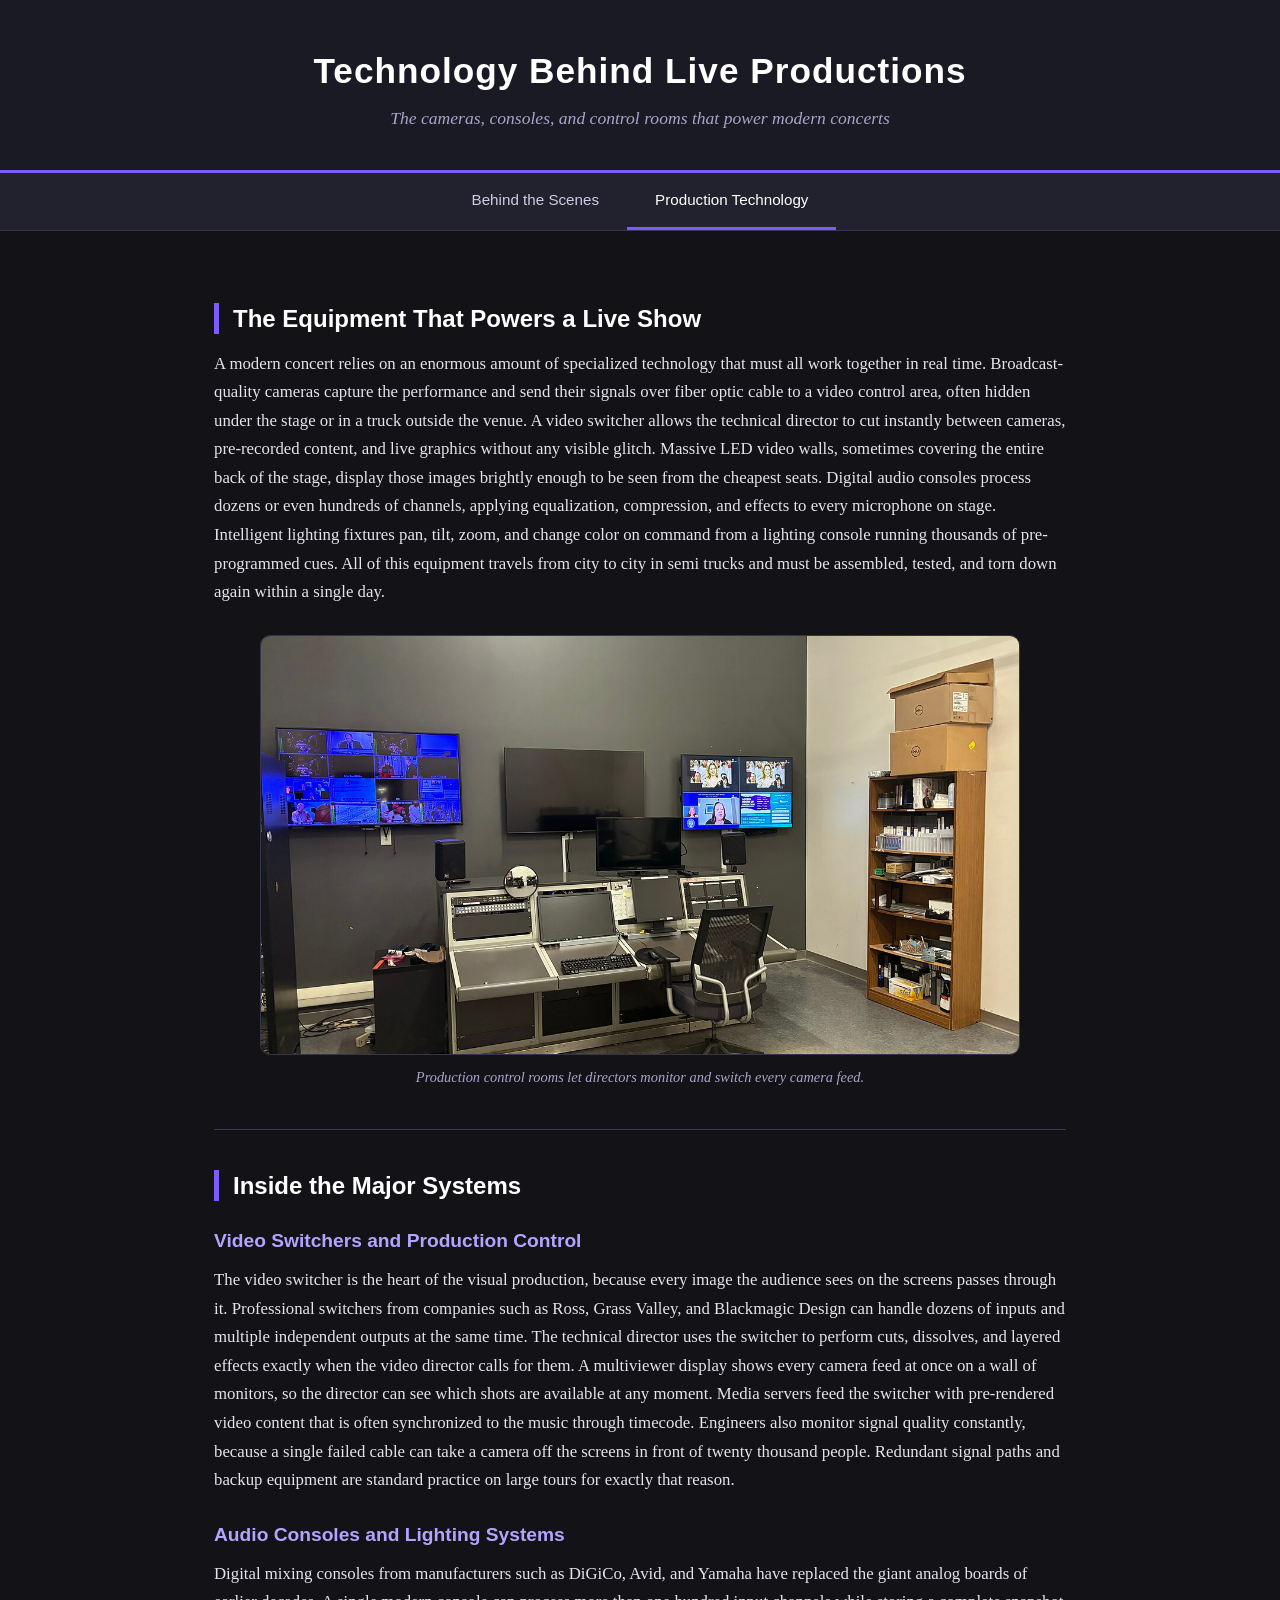
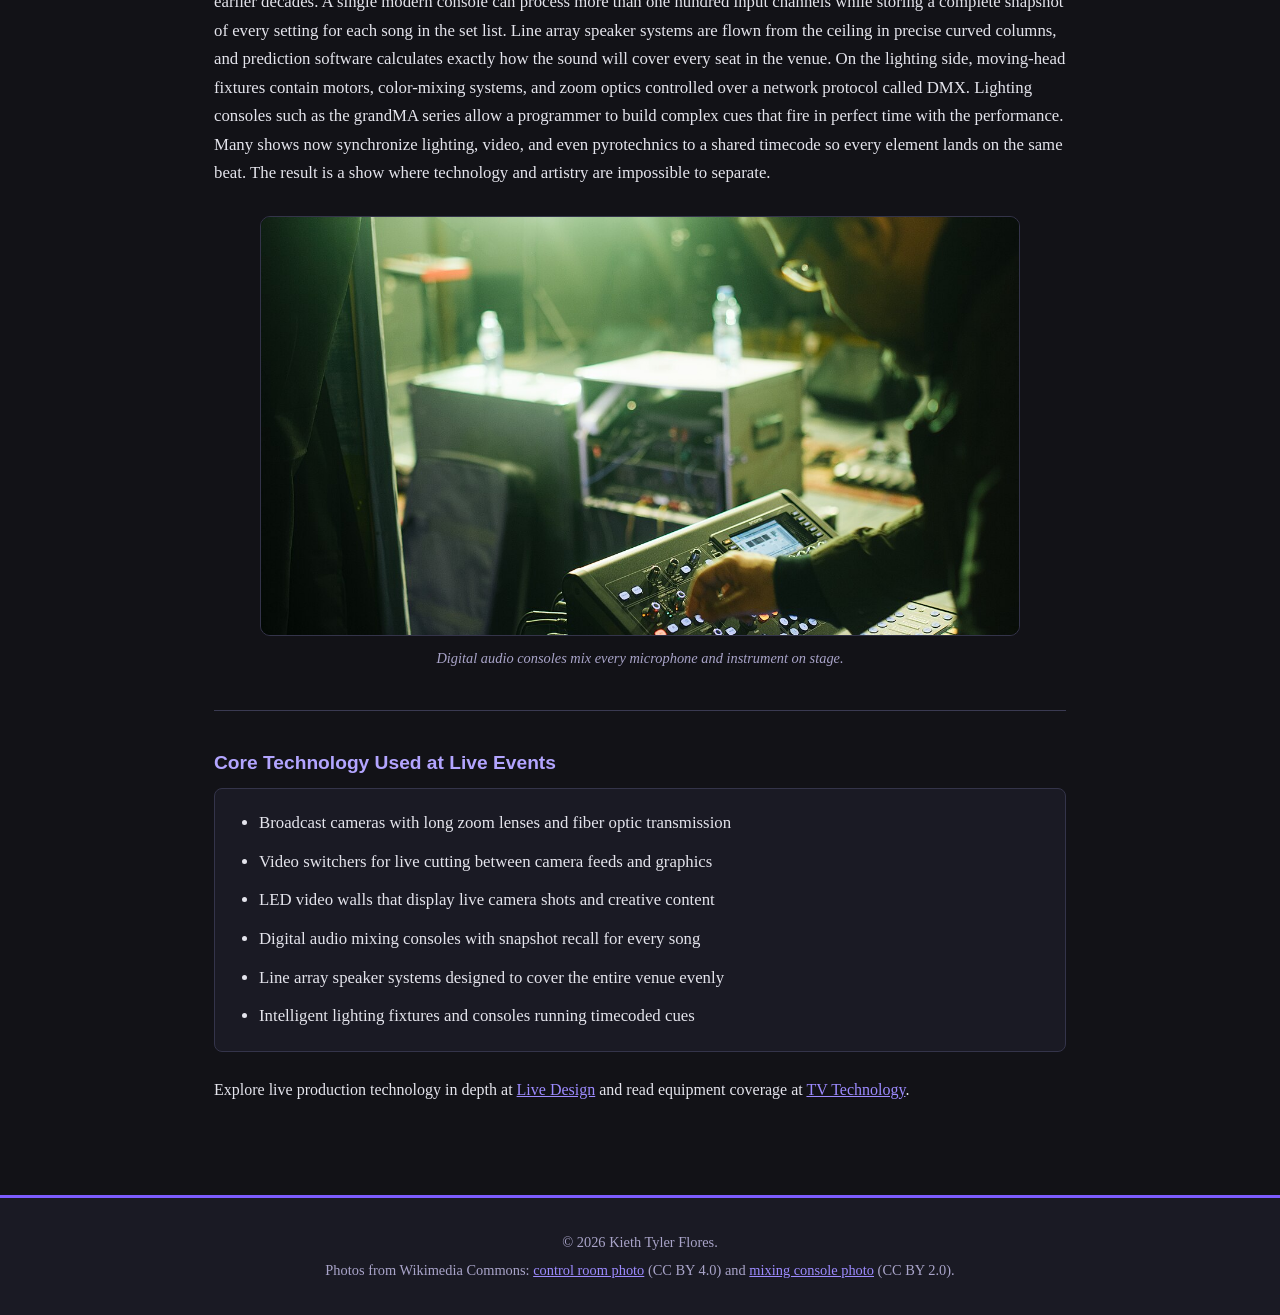
<file: html5-introtocss/technology.html>
<!DOCTYPE html>
<html lang="en">
  <head>
    <meta charset="UTF-8">
    <meta name="viewport" content="width=device-width, initial-scale=1.0">
    <title>Technology Behind Live Productions | Concert Production</title>
    <link rel="stylesheet" href="css/style.css">
  </head>
  <body>
    <header>
      <h1>Technology Behind Live Productions</h1>
      <p class="tagline">The cameras, consoles, and control rooms that power modern concerts</p>
    </header>

    <nav>
      <ul>
        <li><a href="index.html">Behind the Scenes</a></li>
        <li><a href="technology.html" class="current">Production Technology</a></li>
      </ul>
    </nav>

    <main>
      <section>
        <h2>The Equipment That Powers a Live Show</h2>
        <p>
          A modern concert relies on an enormous amount of specialized technology that
          must all work together in real time. Broadcast-quality cameras capture the
          performance and send their signals over fiber optic cable to a video control
          area, often hidden under the stage or in a truck outside the venue. A video
          switcher allows the technical director to cut instantly between cameras,
          pre-recorded content, and live graphics without any visible glitch. Massive
          LED video walls, sometimes covering the entire back of the stage, display
          those images brightly enough to be seen from the cheapest seats. Digital
          audio consoles process dozens or even hundreds of channels, applying
          equalization, compression, and effects to every microphone on stage.
          Intelligent lighting fixtures pan, tilt, zoom, and change color on command
          from a lighting console running thousands of pre-programmed cues. All of
          this equipment travels from city to city in semi trucks and must be
          assembled, tested, and torn down again within a single day.
        </p>

        <figure>
          <img
            src="images/control-room.jpg"
            alt="A video production control room with rows of monitors and switcher panels"
          >
          <figcaption>
            Production control rooms let directors monitor and switch every camera feed.
          </figcaption>
        </figure>
      </section>

      <hr>

      <section>
        <h2>Inside the Major Systems</h2>

        <h3>Video Switchers and Production Control</h3>
        <p>
          The video switcher is the heart of the visual production, because every image
          the audience sees on the screens passes through it. Professional switchers
          from companies such as Ross, Grass Valley, and Blackmagic Design can handle
          dozens of inputs and multiple independent outputs at the same time. The
          technical director uses the switcher to perform cuts, dissolves, and layered
          effects exactly when the video director calls for them. A multiviewer
          display shows every camera feed at once on a wall of monitors, so the
          director can see which shots are available at any moment. Media servers feed
          the switcher with pre-rendered video content that is often synchronized to
          the music through timecode. Engineers also monitor signal quality constantly,
          because a single failed cable can take a camera off the screens in front of
          twenty thousand people. Redundant signal paths and backup equipment are
          standard practice on large tours for exactly that reason.
        </p>

        <h3>Audio Consoles and Lighting Systems</h3>
        <p>
          Digital mixing consoles from manufacturers such as DiGiCo, Avid, and Yamaha
          have replaced the giant analog boards of earlier decades. A single modern
          console can process more than one hundred input channels while storing a
          complete snapshot of every setting for each song in the set list. Line array
          speaker systems are flown from the ceiling in precise curved columns, and
          prediction software calculates exactly how the sound will cover every seat
          in the venue. On the lighting side, moving-head fixtures contain motors,
          color-mixing systems, and zoom optics controlled over a network protocol
          called DMX. Lighting consoles such as the grandMA series allow a programmer
          to build complex cues that fire in perfect time with the performance. Many
          shows now synchronize lighting, video, and even pyrotechnics to a shared
          timecode so every element lands on the same beat. The result is a show where
          technology and artistry are impossible to separate.
        </p>

        <figure>
          <img
            src="images/audio-console.jpg"
            alt="A large digital audio mixing console with faders and screens at a live event"
          >
          <figcaption>
            Digital audio consoles mix every microphone and instrument on stage.
          </figcaption>
        </figure>
      </section>

      <hr>

      <section>
        <h3>Core Technology Used at Live Events</h3>
        <ul>
          <li>Broadcast cameras with long zoom lenses and fiber optic transmission</li>
          <li>Video switchers for live cutting between camera feeds and graphics</li>
          <li>LED video walls that display live camera shots and creative content</li>
          <li>Digital audio mixing consoles with snapshot recall for every song</li>
          <li>Line array speaker systems designed to cover the entire venue evenly</li>
          <li>Intelligent lighting fixtures and consoles running timecoded cues</li>
        </ul>

        <p class="learn-more">
          Explore live production technology in depth at
          <a href="https://www.livedesignonline.com/" target="_blank" rel="noopener noreferrer">Live Design</a>
          and read equipment coverage at
          <a href="https://www.tvtechnology.com/" target="_blank" rel="noopener noreferrer">TV Technology</a>.
        </p>
      </section>
    </main>

    <footer>
      <p>&copy; 2026 Kieth Tyler Flores.</p>
      <p>
        Photos from Wikimedia Commons:
        <a href="https://commons.wikimedia.org/wiki/File:SPNN_Studio_control_room.jpg" target="_blank" rel="noopener noreferrer">control room photo</a> (CC BY 4.0) and
        <a href="https://commons.wikimedia.org/wiki/File:A_sound_technician_is_focused_on_adjusting_the_mixing_console.jpg" target="_blank" rel="noopener noreferrer">mixing console photo</a> (CC BY 2.0).
      </p>
    </footer>
  </body>
</html>
</file>
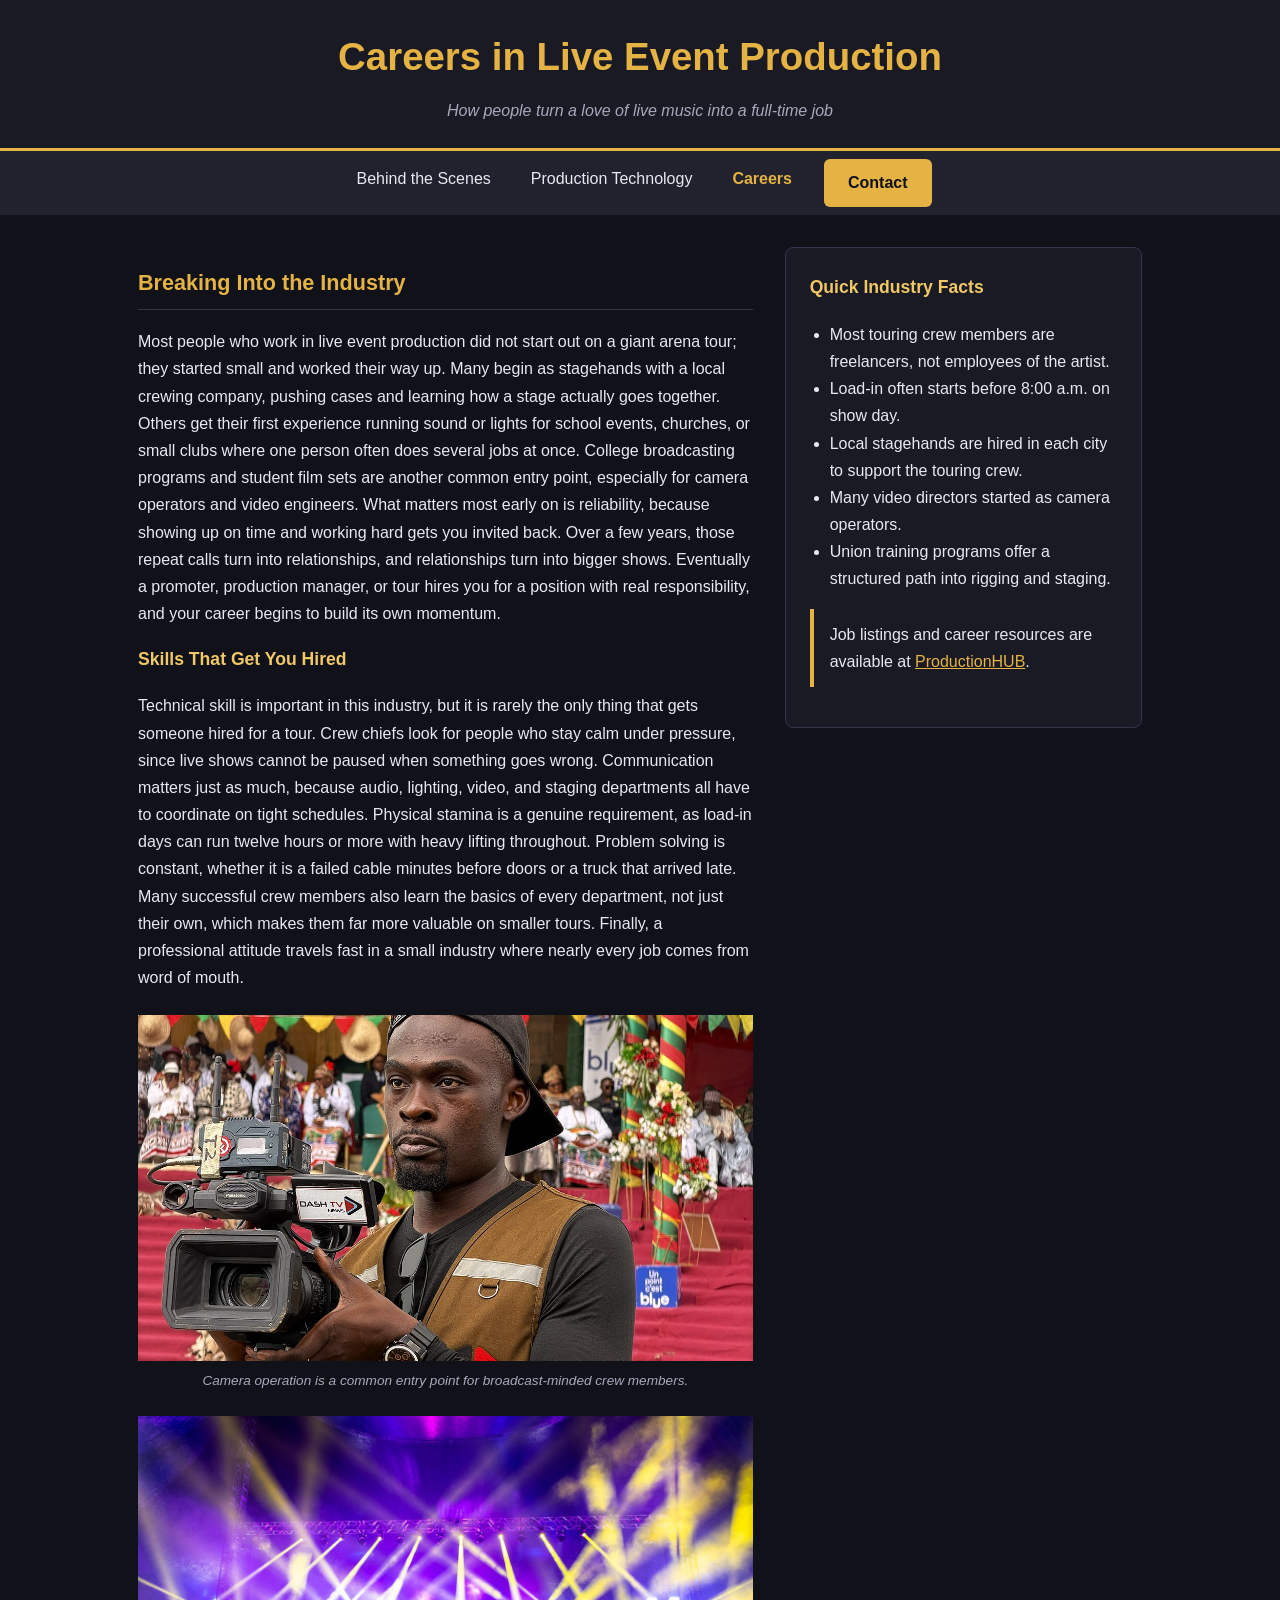
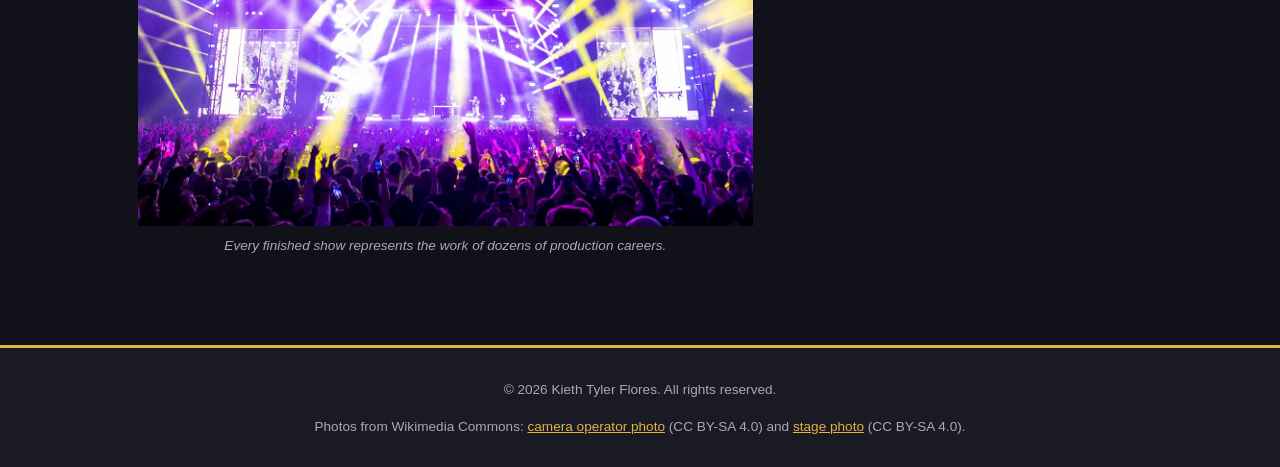
<file: responsive-design/careers.html>
<!DOCTYPE html>
<html lang="en">
  <head>
    <meta charset="UTF-8">
    <meta name="viewport" content="width=device-width, initial-scale=1.0">
    <title>Careers in Live Event Production | Concert Production</title>
    <link rel="stylesheet" href="css/style.css">
  </head>
  <body>
    <header>
      <h1>Careers in Live Event Production</h1>
      <p class="tagline">How people turn a love of live music into a full-time job</p>
    </header>

    <nav>
      <ul>
        <li><a href="index.html">Behind the Scenes</a></li>
        <li><a href="technology.html">Production Technology</a></li>
        <li><a href="careers.html" class="current">Careers</a></li>
        <li><a href="contact.html" class="nav-button">Contact</a></li>
      </ul>
    </nav>

    <main>
      <div id="container">
        <section id="career-paths">
          <h2>Breaking Into the Industry</h2>
          <p>
            Most people who work in live event production did not start out on a giant
            arena tour; they started small and worked their way up. Many begin as
            stagehands with a local crewing company, pushing cases and learning how a
            stage actually goes together. Others get their first experience running
            sound or lights for school events, churches, or small clubs where one
            person often does several jobs at once. College broadcasting programs and
            student film sets are another common entry point, especially for camera
            operators and video engineers. What matters most early on is reliability,
            because showing up on time and working hard gets you invited back. Over a
            few years, those repeat calls turn into relationships, and relationships
            turn into bigger shows. Eventually a promoter, production manager, or tour
            hires you for a position with real responsibility, and your career begins
            to build its own momentum.
          </p>

          <h3>Skills That Get You Hired</h3>
          <p>
            Technical skill is important in this industry, but it is rarely the only
            thing that gets someone hired for a tour. Crew chiefs look for people who
            stay calm under pressure, since live shows cannot be paused when something
            goes wrong. Communication matters just as much, because audio, lighting,
            video, and staging departments all have to coordinate on tight schedules.
            Physical stamina is a genuine requirement, as load-in days can run twelve
            hours or more with heavy lifting throughout. Problem solving is constant,
            whether it is a failed cable minutes before doors or a truck that arrived
            late. Many successful crew members also learn the basics of every
            department, not just their own, which makes them far more valuable on
            smaller tours. Finally, a professional attitude travels fast in a small
            industry where nearly every job comes from word of mouth.
          </p>

          <figure>
            <img
              src="images/camera-operator.jpg"
              alt="A camera operator filming a live event with a professional broadcast camera"
              class="crop-top"
            >
            <figcaption>
              Camera operation is a common entry point for broadcast-minded crew members.
            </figcaption>
          </figure>

          <figure>
            <img
              src="images/concert-stage.jpg"
              alt="A large concert stage lit with colorful stage lighting in front of a crowd"
            >
            <figcaption>
              Every finished show represents the work of dozens of production careers.
            </figcaption>
          </figure>
        </section>

        <aside id="quick-facts">
          <h3>Quick Industry Facts</h3>
          <ul>
            <li>Most touring crew members are freelancers, not employees of the artist.</li>
            <li>Load-in often starts before 8:00 a.m. on show day.</li>
            <li>Local stagehands are hired in each city to support the touring crew.</li>
            <li>Many video directors started as camera operators.</li>
            <li>Union training programs offer a structured path into rigging and staging.</li>
          </ul>
          <p class="learn-more">
            Job listings and career resources are available at
            <a href="https://www.productionhub.com/" target="_blank" rel="noopener noreferrer">ProductionHUB</a>.
          </p>
        </aside>
      </div>
    </main>

    <footer>
      <p>&copy; 2026 Kieth Tyler Flores. All rights reserved.</p>
      <p>
        Photos from Wikimedia Commons:
        <a href="https://commons.wikimedia.org/wiki/File:Cameraman_at_the_South_West_Festival_of_Culture.jpg" target="_blank" rel="noopener noreferrer">camera operator photo</a> (CC BY-SA 4.0) and
        <a href="https://commons.wikimedia.org/wiki/File:Beach-Please-2022-crowd-stage-lights-night-performance.jpg" target="_blank" rel="noopener noreferrer">stage photo</a> (CC BY-SA 4.0).
      </p>
    </footer>
  </body>
</html>
</file>
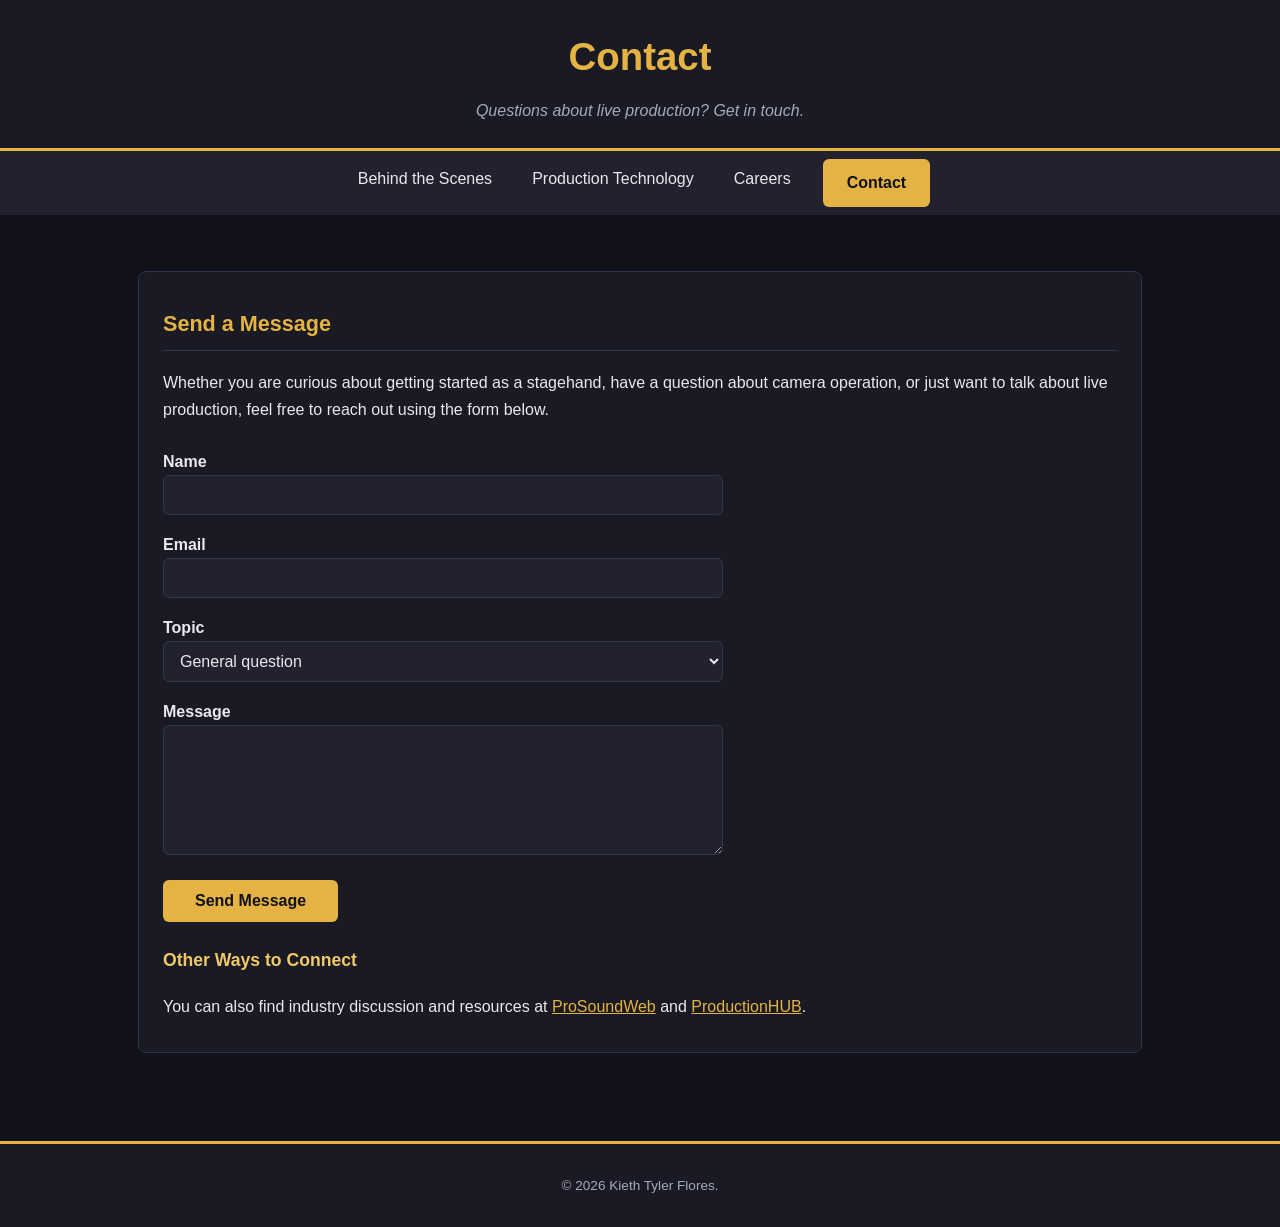
<file: responsive-design/contact.html>
<!DOCTYPE html>
<html lang="en">
  <head>
    <meta charset="UTF-8">
    <meta name="viewport" content="width=device-width, initial-scale=1.0">
    <title>Contact | Concert Production</title>
    <link rel="stylesheet" href="css/style.css">
  </head>
  <body>
    <header>
      <h1>Contact</h1>
      <p class="tagline">Questions about live production? Get in touch.</p>
    </header>

    <nav>
      <ul>
        <li><a href="index.html">Behind the Scenes</a></li>
        <li><a href="technology.html">Production Technology</a></li>
        <li><a href="careers.html">Careers</a></li>
        <li><a href="contact.html" class="nav-button current">Contact</a></li>
      </ul>
    </nav>

    <main>
      <section id="contact-card">
        <h2>Send a Message</h2>
        <p>
          Whether you are curious about getting started as a stagehand, have a question
          about camera operation, or just want to talk about live production, feel free
          to reach out using the form below.
        </p>

        <form action="#" method="post">
          <div>
            <label for="name">Name</label>
            <input type="text" id="name" name="name" required>
          </div>
          <div>
            <label for="email">Email</label>
            <input type="email" id="email" name="email" required>
          </div>
          <div>
            <label for="topic">Topic</label>
            <select id="topic" name="topic">
              <option value="general">General question</option>
              <option value="careers">Careers advice</option>
              <option value="technology">Production technology</option>
            </select>
          </div>
          <div>
            <label for="message">Message</label>
            <textarea id="message" name="message" rows="6" required></textarea>
          </div>
          <div>
            <button type="submit">Send Message</button>
          </div>
        </form>

        <h3>Other Ways to Connect</h3>
        <p>
          You can also find industry discussion and resources at
          <a href="https://www.prosoundweb.com/" target="_blank" rel="noopener noreferrer">ProSoundWeb</a>
          and <a href="https://www.productionhub.com/" target="_blank" rel="noopener noreferrer">ProductionHUB</a>.
        </p>
      </section>
    </main>

    <footer>
      <p>&copy; 2026 Kieth Tyler Flores.</p>
    </footer>
  </body>
</html>
</file>
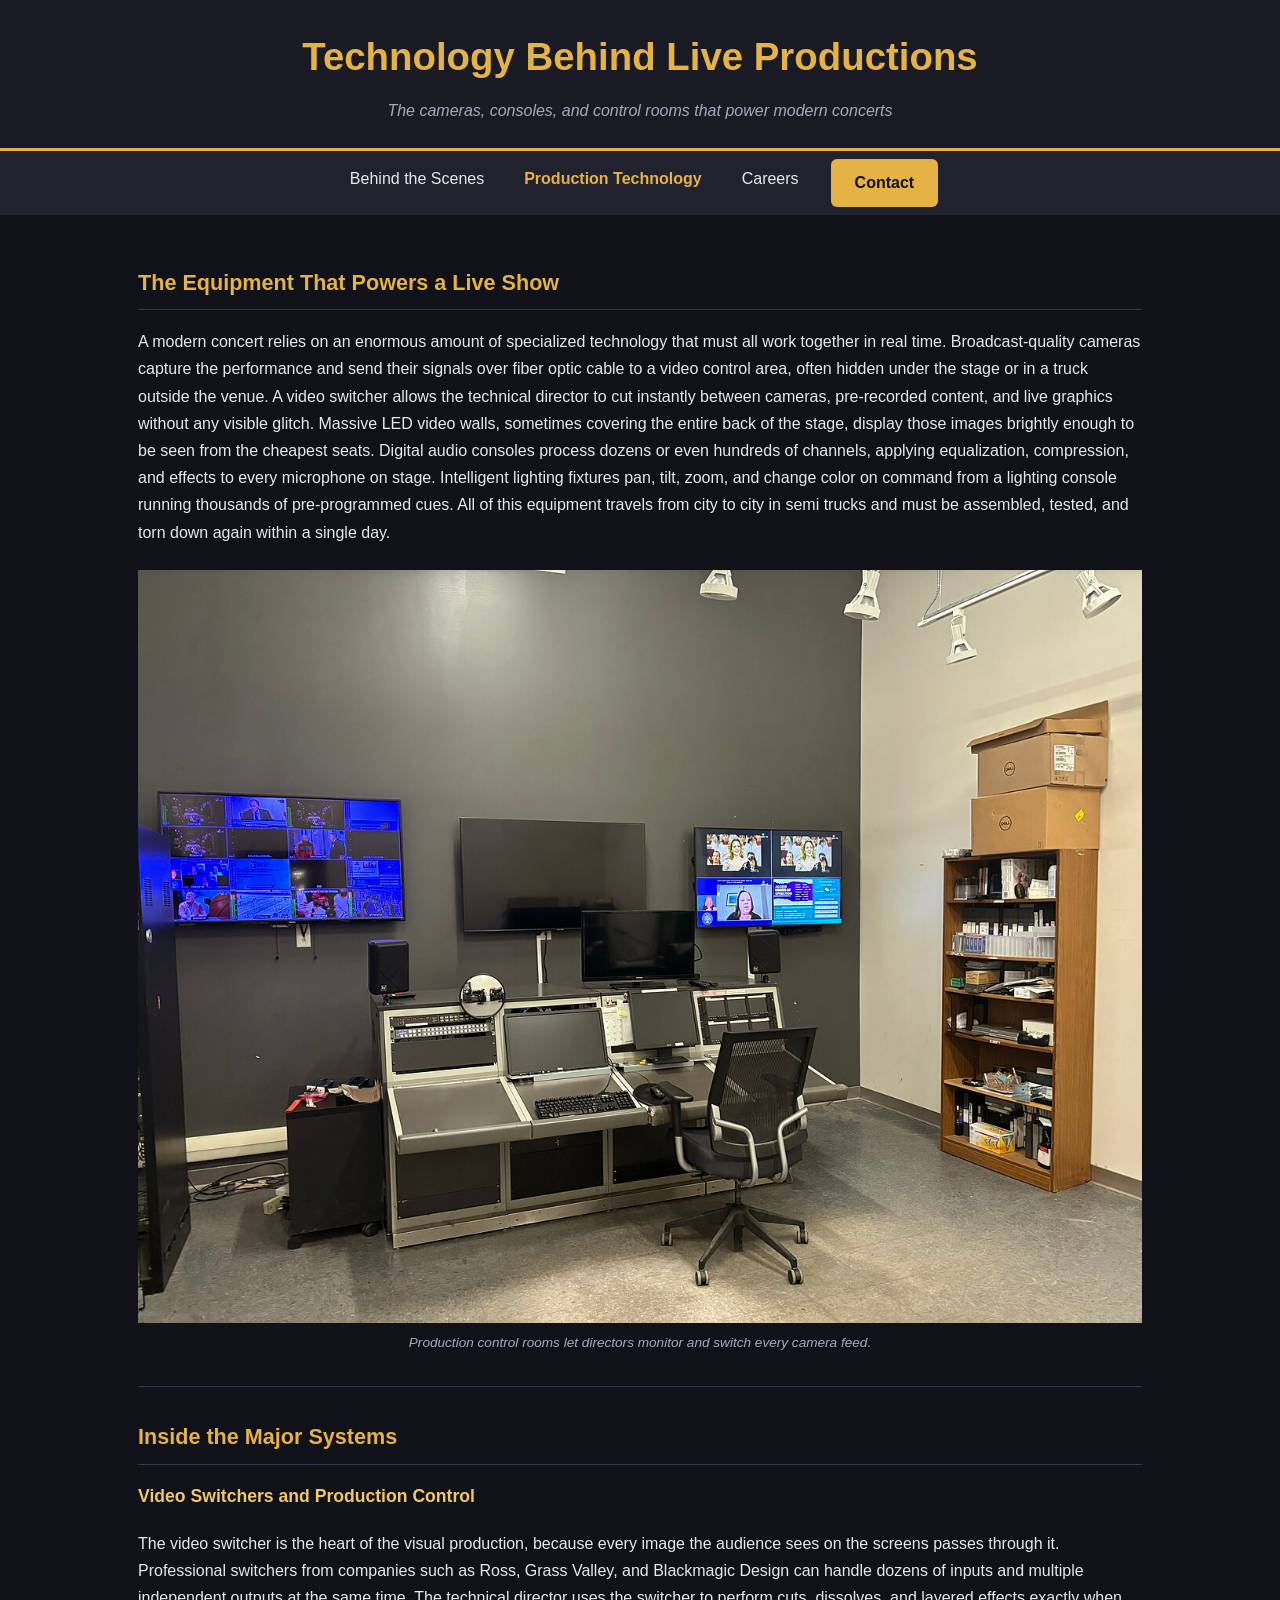
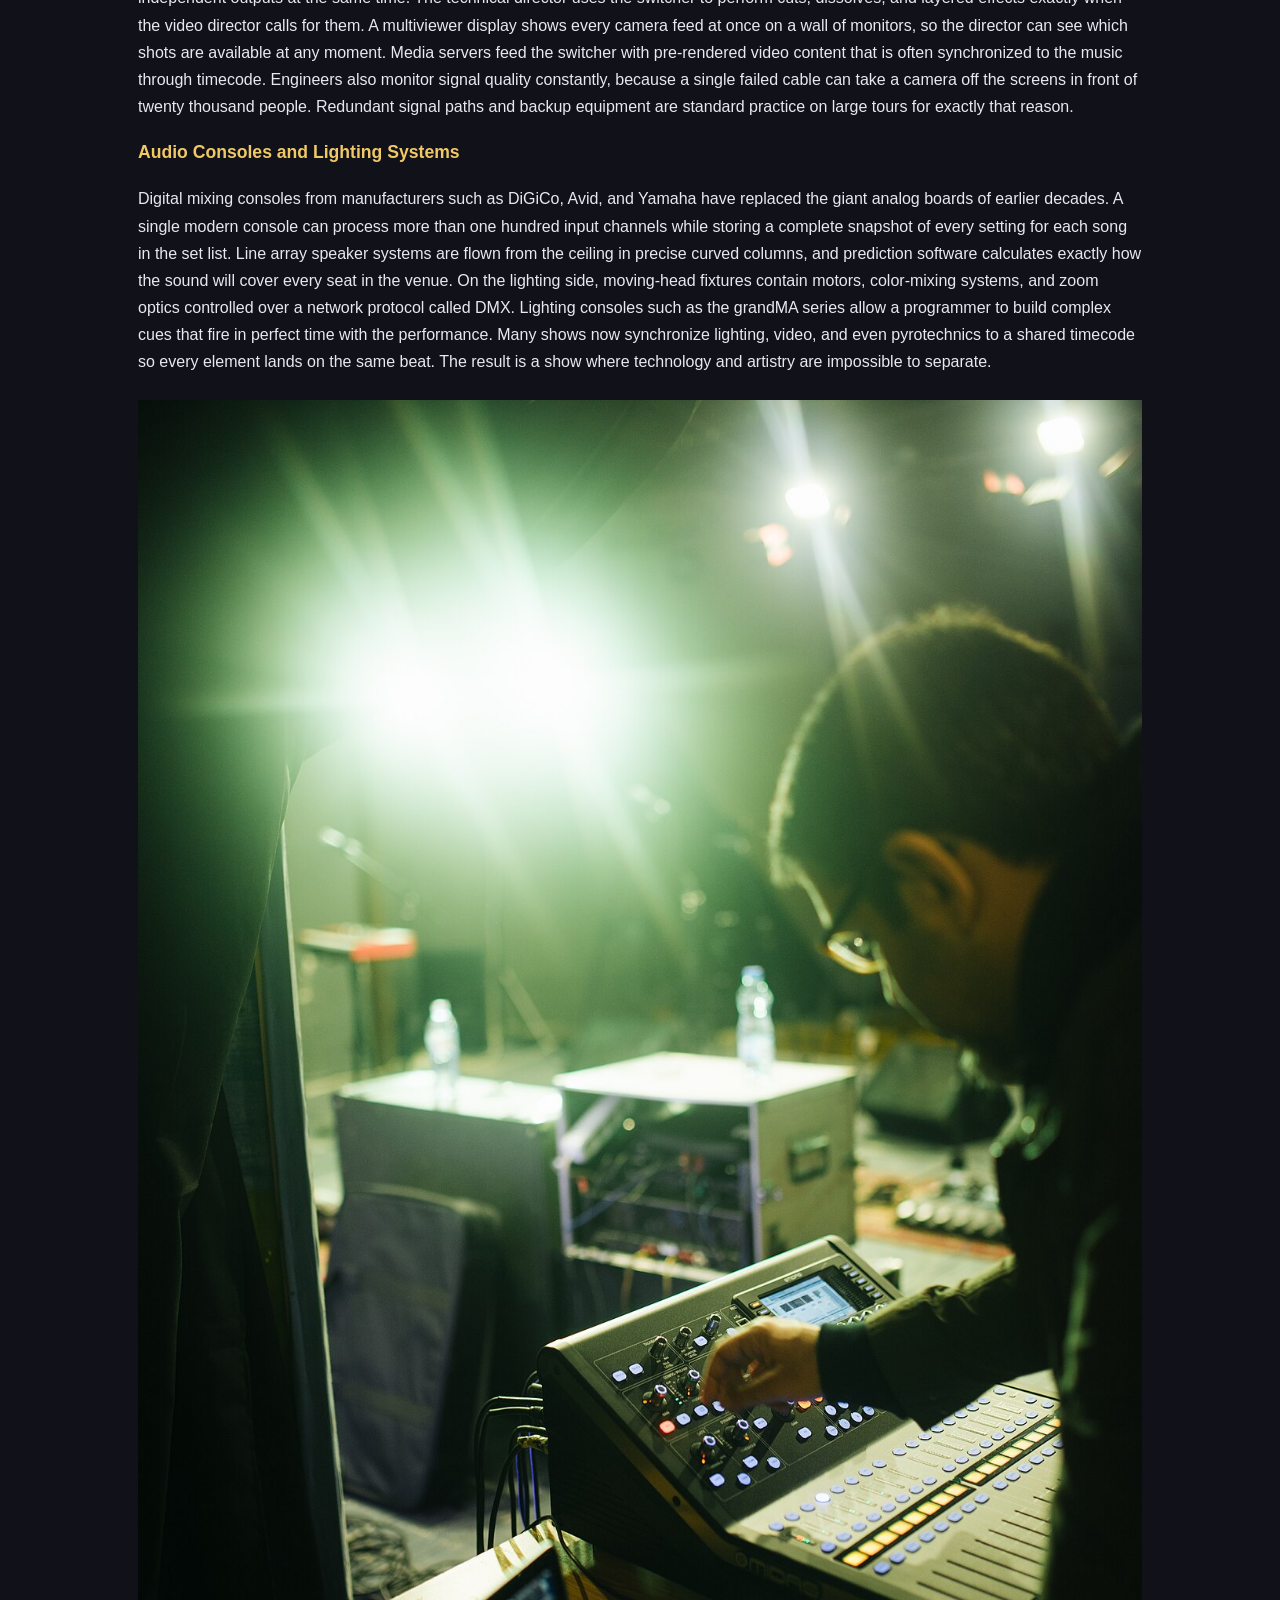
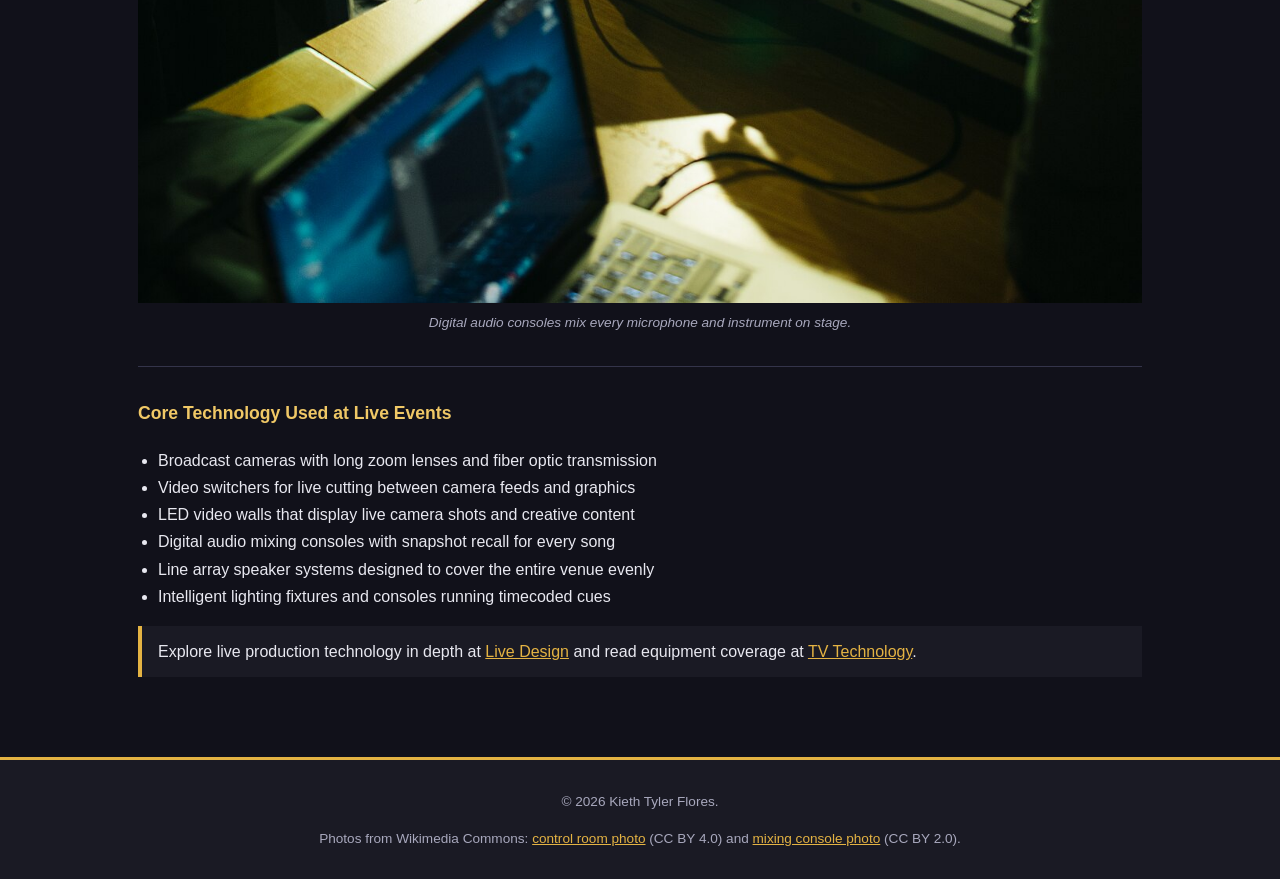
<file: responsive-design/technology.html>
<!DOCTYPE html>
<html lang="en">
  <head>
    <meta charset="UTF-8">
    <meta name="viewport" content="width=device-width, initial-scale=1.0">
    <title>Technology Behind Live Productions | Concert Production</title>
    <link rel="stylesheet" href="css/style.css">
  </head>
  <body>
    <header>
      <h1>Technology Behind Live Productions</h1>
      <p class="tagline">The cameras, consoles, and control rooms that power modern concerts</p>
    </header>

    <nav>
      <ul>
        <li><a href="index.html">Behind the Scenes</a></li>
        <li><a href="technology.html" class="current">Production Technology</a></li>
        <li><a href="careers.html">Careers</a></li>
        <li><a href="contact.html" class="nav-button">Contact</a></li>
      </ul>
    </nav>

    <main>
      <section>
        <h2>The Equipment That Powers a Live Show</h2>
        <p>
          A modern concert relies on an enormous amount of specialized technology that
          must all work together in real time. Broadcast-quality cameras capture the
          performance and send their signals over fiber optic cable to a video control
          area, often hidden under the stage or in a truck outside the venue. A video
          switcher allows the technical director to cut instantly between cameras,
          pre-recorded content, and live graphics without any visible glitch. Massive
          LED video walls, sometimes covering the entire back of the stage, display
          those images brightly enough to be seen from the cheapest seats. Digital
          audio consoles process dozens or even hundreds of channels, applying
          equalization, compression, and effects to every microphone on stage.
          Intelligent lighting fixtures pan, tilt, zoom, and change color on command
          from a lighting console running thousands of pre-programmed cues. All of
          this equipment travels from city to city in semi trucks and must be
          assembled, tested, and torn down again within a single day.
        </p>

        <figure>
          <img
            src="images/control-room.jpg"
            alt="A video production control room with rows of monitors and switcher panels"
          >
          <figcaption>
            Production control rooms let directors monitor and switch every camera feed.
          </figcaption>
        </figure>
      </section>

      <hr>

      <section>
        <h2>Inside the Major Systems</h2>

        <h3>Video Switchers and Production Control</h3>
        <p>
          The video switcher is the heart of the visual production, because every image
          the audience sees on the screens passes through it. Professional switchers
          from companies such as Ross, Grass Valley, and Blackmagic Design can handle
          dozens of inputs and multiple independent outputs at the same time. The
          technical director uses the switcher to perform cuts, dissolves, and layered
          effects exactly when the video director calls for them. A multiviewer
          display shows every camera feed at once on a wall of monitors, so the
          director can see which shots are available at any moment. Media servers feed
          the switcher with pre-rendered video content that is often synchronized to
          the music through timecode. Engineers also monitor signal quality constantly,
          because a single failed cable can take a camera off the screens in front of
          twenty thousand people. Redundant signal paths and backup equipment are
          standard practice on large tours for exactly that reason.
        </p>

        <h3>Audio Consoles and Lighting Systems</h3>
        <p>
          Digital mixing consoles from manufacturers such as DiGiCo, Avid, and Yamaha
          have replaced the giant analog boards of earlier decades. A single modern
          console can process more than one hundred input channels while storing a
          complete snapshot of every setting for each song in the set list. Line array
          speaker systems are flown from the ceiling in precise curved columns, and
          prediction software calculates exactly how the sound will cover every seat
          in the venue. On the lighting side, moving-head fixtures contain motors,
          color-mixing systems, and zoom optics controlled over a network protocol
          called DMX. Lighting consoles such as the grandMA series allow a programmer
          to build complex cues that fire in perfect time with the performance. Many
          shows now synchronize lighting, video, and even pyrotechnics to a shared
          timecode so every element lands on the same beat. The result is a show where
          technology and artistry are impossible to separate.
        </p>

        <figure>
          <img
            src="images/audio-console.jpg"
            alt="A large digital audio mixing console with faders and screens at a live event"
          >
          <figcaption>
            Digital audio consoles mix every microphone and instrument on stage.
          </figcaption>
        </figure>
      </section>

      <hr>

      <section>
        <h3>Core Technology Used at Live Events</h3>
        <ul>
          <li>Broadcast cameras with long zoom lenses and fiber optic transmission</li>
          <li>Video switchers for live cutting between camera feeds and graphics</li>
          <li>LED video walls that display live camera shots and creative content</li>
          <li>Digital audio mixing consoles with snapshot recall for every song</li>
          <li>Line array speaker systems designed to cover the entire venue evenly</li>
          <li>Intelligent lighting fixtures and consoles running timecoded cues</li>
        </ul>

        <p class="learn-more">
          Explore live production technology in depth at
          <a href="https://www.livedesignonline.com/" target="_blank" rel="noopener noreferrer">Live Design</a>
          and read equipment coverage at
          <a href="https://www.tvtechnology.com/" target="_blank" rel="noopener noreferrer">TV Technology</a>.
        </p>
      </section>
    </main>

    <footer>
      <p>&copy; 2026 Kieth Tyler Flores.</p>
      <p>
        Photos from Wikimedia Commons:
        <a href="https://commons.wikimedia.org/wiki/File:SPNN_Studio_control_room.jpg" target="_blank" rel="noopener noreferrer">control room photo</a> (CC BY 4.0) and
        <a href="https://commons.wikimedia.org/wiki/File:A_sound_technician_is_focused_on_adjusting_the_mixing_console.jpg" target="_blank" rel="noopener noreferrer">mixing console photo</a> (CC BY 2.0).
      </p>
    </footer>
  </body>
</html>
</file>
<file: advanced-css/css/style.css>
/* ==========================================================
   Behind the Scenes of Live Music & Concert Production
   Shared stylesheet for index, technology, and careers pages
   ========================================================== */

/* ---------- Base styles ---------- */

* {
  box-sizing: border-box;
}

body {
  background-color: #121217;
  color: #e4e4ec;
  font-family: Georgia, "Times New Roman", serif;
  font-size: 1.05rem;
  line-height: 1.7;
  margin: 0;
}

h1,
h2,
h3 {
  font-family: Verdana, Geneva, Arial, sans-serif;
  line-height: 1.3;
}

/* ---------- Header ---------- */

header {
  background-color: #1a1a24;
  border-bottom: 3px solid #7c5cff;
  padding: 48px 24px 36px;
  text-align: center;
}

header h1 {
  color: #ffffff;
  font-size: 2.2rem;
  letter-spacing: 1px;
  margin: 0 0 10px;
}

.tagline {
  color: #a9a4c9;
  font-size: 1.1rem;
  font-style: italic;
  margin: 0;
}

/* ---------- Navigation ---------- */

nav {
  background-color: #22222e;
  border-bottom: 1px solid #34344a;
}

nav ul {
  display: flex;
  flex-wrap: wrap;
  justify-content: center;
  list-style: none;
  margin: 0 auto;
  max-width: 900px;
  padding: 0;
}

nav a {
  color: #cfcde6;
  display: block;
  font-family: Verdana, Geneva, Arial, sans-serif;
  font-size: 0.95rem;
  padding: 14px 28px;
  text-decoration: none;
  transition: background-color 0.25s ease, color 0.25s ease;
}

nav a:hover,
nav a:focus {
  background-color: #7c5cff;
  color: #ffffff;
}

nav a.current {
  border-bottom: 3px solid #7c5cff;
  color: #ffffff;
}

/* ---------- Main content ---------- */

main {
  margin: 0 auto;
  max-width: 900px;
  padding: 36px 24px 48px;
}

h2 {
  border-left: 5px solid #7c5cff;
  color: #ffffff;
  font-size: 1.5rem;
  margin: 36px 0 16px;
  padding-left: 14px;
}

h3 {
  color: #b3a5ff;
  font-size: 1.2rem;
  margin: 28px 0 12px;
}

p {
  margin: 0 0 20px;
}

/* All images scale down with their container */
img {
  height: auto;
  max-width: 100%;
}

hr {
  border: none;
  border-top: 1px solid #3a3a52;
  margin: 40px 0;
}

/* ---------- Lists ---------- */

main ul {
  background-color: #1a1a24;
  border: 1px solid #34344a;
  border-radius: 8px;
  margin: 0 0 24px;
  padding: 20px 20px 20px 44px;
}

main ul li {
  margin-bottom: 10px;
}

main ul li:last-child {
  margin-bottom: 0;
}

/* ---------- Links ---------- */

main a {
  color: #9d8bff;
  text-decoration: underline;
  transition: color 0.25s ease;
}

main a:hover,
main a:focus {
  color: #c9bdff;
}

.learn-more {
  font-size: 1rem;
}

/* ---------- Images ---------- */

figure {
  margin: 28px 0;
  text-align: center;
}

figure img {
  border: 1px solid #34344a;
  border-radius: 10px;
  display: block;
  height: 420px;
  margin: 0 auto;
  max-width: 100%;
  object-fit: cover;
  width: 760px;
}

/* Shows the top of tall portrait photos instead of the center */
figure img.crop-top {
  object-position: top;
}

figcaption {
  color: #a9a4c9;
  font-size: 0.9rem;
  font-style: italic;
  margin-top: 10px;
}

/* ---------- Two-column layout (careers page) ---------- */

#container {
  align-items: flex-start;
  display: flex;
  gap: 32px;
}

#container section {
  flex: 2;
  min-width: 0;
}

#container aside {
  background-color: #1a1a24;
  border: 1px solid #34344a;
  border-radius: 8px;
  flex: 1;
  padding: 8px 24px 24px;
  position: sticky;
  top: 24px;
}

#container aside h3 {
  margin-top: 20px;
}

#container aside ul {
  border: none;
  padding: 0 0 0 20px;
}

#container figure img {
  height: auto;
  width: 100%;
}

/* ---------- Footer ---------- */

footer {
  background-color: #1a1a24;
  border-top: 3px solid #7c5cff;
  color: #a9a4c9;
  font-size: 0.9rem;
  margin-top: 24px;
  padding: 28px 24px;
  text-align: center;
}

footer p {
  margin: 4px 0;
}

footer a {
  color: #9d8bff;
  transition: color 0.25s ease;
}

footer a:hover,
footer a:focus {
  color: #c9bdff;
}

/* ---------- Responsive layout ---------- */

@media (max-width: 600px) {
  header {
    padding: 32px 16px 24px;
  }

  header h1 {
    font-size: 1.6rem;
  }

  .tagline {
    font-size: 1rem;
  }

  nav ul {
    flex-direction: column;
    text-align: center;
  }

  main {
    padding: 24px 16px 36px;
  }

  figure img {
    height: 240px;
  }

  #container {
    flex-direction: column;
  }

  #container aside {
    position: static;
    width: 100%;
  }

  #container figure img {
    height: auto;
  }
}
</file>
<file: floverex-final/styles/style.css>
/* FLOVEREX — STATIC COURSE EDITION | Shared responsive stylesheet */
:root{--bg:#07080b;--panel:#101115;--panel-2:#15161b;--border:#28292e;--text:#f5f4f5;--muted:#a1a1ab;--dim:#777780;--amber:#e6a840;--violet:#b292fe;--font:Manrope,'DM Sans',system-ui,-apple-system,BlinkMacSystemFont,'Segoe UI',sans-serif}
*,*::before,*::after{box-sizing:border-box}
html{scroll-behavior:smooth}
body{margin:0;background:var(--bg);color:var(--text);font-family:var(--font);-webkit-font-smoothing:antialiased;line-height:1.65}
img{display:block;max-width:100%;height:auto}
a{color:inherit;text-decoration:none}a:hover{color:#fff}
a:focus-visible,summary:focus-visible{outline:2px solid #fff;outline-offset:5px;border-radius:2px}
h1,h2,h3,p{margin-top:0}h1,h2,h3{line-height:1.17;letter-spacing:-.035em}h1{font-size:clamp(3.7rem,8vw,6.3rem)}h2{font-size:clamp(1.7rem,3.5vw,2.5rem)}h3{font-size:1.23rem}p{color:#b3b3bd}strong{color:#e3e3e8}em{font-style:normal;color:var(--text)}
.eyebrow{font-size:.65rem;letter-spacing:.28em;font-weight:800;color:var(--dim);text-transform:uppercase}.amber{color:var(--amber)}.violet{color:var(--violet)}.accent-dot{color:var(--amber)}.violet-dot{color:var(--violet)}
.skip-link{position:fixed;z-index:100;left:14px;top:-90px;background:white;color:black;padding:10px 14px}.skip-link:focus{top:14px}
.desktop-nav{position:fixed;right:38px;top:43px;z-index:50;display:flex;flex-direction:column;align-items:flex-end;gap:5px}.desktop-nav a{display:block;text-align:right;color:#95959e;font-weight:700;text-transform:uppercase;letter-spacing:.25em;font-size:.69rem;text-shadow:0 2px 14px #000;transition:color .2s ease}.desktop-nav a:hover,.desktop-nav a:focus-visible,.desktop-nav a[aria-current="page"]{color:#f5f5f5}.desktop-nav a[aria-current="page"]:before{content:'—';margin-right:9px}.desktop-nav .nav-contact{margin-top:2px}
.mobile-menu{display:none}
.content-column{width:min(1160px,calc(100% - 340px));margin-left:max(7vw,calc((100vw - 1390px)/2));padding-bottom:12px}.interior{padding-top:clamp(100px,16vh,160px)}
.hero{isolation:isolate;min-height:90svh;position:relative;display:flex;align-items:center;padding:8rem 18vw 8rem 8.5vw;overflow:hidden;background:radial-gradient(ellipse at 72% 55%,#121118 0%,#08080b 45%,#050506 80%)}
.hero-glow{position:absolute;width:50vw;height:50vw;max-width:700px;max-height:700px;right:6vw;top:25%;border-radius:50%;background:radial-gradient(circle,#29233355,transparent 70%);filter:blur(30px);z-index:-1}
.hero-copy{max-width:760px;z-index:2}.hero-overline{color:#86858d;letter-spacing:.35em}.hero h1{font-size:clamp(3.4rem,7.1vw,7rem);font-weight:600;letter-spacing:.18em;margin:28px 0 8px;line-height:1.03}.hero-period{color:#b9b3c3}.hero-name{font-size:.85rem;font-weight:800;letter-spacing:.32em;color:#e4e3e7;margin-bottom:8px}.hero-disciplines{font-size:.71rem;line-height:1.85;font-weight:700;letter-spacing:.2em;color:#a0a0a9;max-width:510px}.hero-disciplines span{color:var(--amber)}.hero-caption{margin-top:28px;font-size:1rem;color:#9f9ea7}.hero-mark{position:absolute;width:clamp(170px,23vw,330px);height:auto;right:16%;top:50%;transform:translateY(-37%);opacity:.18;filter:grayscale(1);z-index:-1;border-radius:22%}
.scroll-cue{position:absolute;bottom:32px;left:50%;transform:translateX(-50%);display:flex;gap:11px;align-items:center;text-transform:uppercase;letter-spacing:.28em;font-size:.64rem;font-weight:800;color:#a1a1a9;white-space:nowrap}.scroll-cue:hover{color:white}.scroll-cue span{font-size:1.25rem;display:inline-block;animation:drift 2.3s ease-in-out infinite}
.intro-section{padding:85px 0 100px;border-bottom:1px solid #242428;scroll-margin-top:30px}.intro-statement{font-size:clamp(1.6rem,3vw,2.45rem);line-height:1.5;max-width:850px;color:#9999a3;letter-spacing:-.026em;font-weight:500}.intro-statement em{font-weight:600}
.section-block{padding:95px 0 20px}.section-top{display:flex;align-items:end;justify-content:space-between;gap:20px;margin-bottom:33px}.section-top h2{margin:10px 0 0}.text-link{display:inline-flex;gap:9px;align-items:center;color:#dfc79a;font-size:.67rem;letter-spacing:.2em;font-weight:800;text-transform:uppercase;transition:color .2s}.text-link:hover{color:#fff}.purple-link{color:#c4b2ff}
.feature-grid{display:grid;grid-template-columns:repeat(3,minmax(0,1fr));gap:19px}.visual-card,.portfolio-item{border:1px solid var(--border);border-radius:12px;overflow:hidden;background:#101014;transition:border-color .2s,transform .2s}.visual-card:hover,.portfolio-item:hover{border-color:#57515a;transform:translateY(-3px)}.card-image{aspect-ratio:16/9;overflow:hidden;background:#141218}.card-image img{width:100%;height:100%;object-fit:cover;transition:transform .5s}.visual-card:hover img{transform:scale(1.04)}.card-info{padding:17px 18px 19px}.card-info .eyebrow{font-size:.59rem;margin:0 0 7px}.card-info h3{font-size:1.01rem;line-height:1.3;margin:0 0 5px}.card-info p:last-child{font-size:.75rem;margin:0;color:#8f8f98}
.discipline-grid{display:grid;grid-template-columns:repeat(3,minmax(0,1fr));gap:16px}.discipline-card{position:relative;display:block;min-height:215px;padding:25px;background:#111114;border:1px solid #29292f;border-radius:12px;transition:background .2s}.discipline-card:hover{background:#19171d}.discipline-card .discipline-n{color:var(--amber);font-size:.63rem;letter-spacing:.21em;font-weight:800}.discipline-card h3{margin:27px 0 10px}.discipline-card p{font-size:.83rem;line-height:1.65;margin:0}.discipline-card .arr{position:absolute;right:19px;top:18px;color:#999}
.contact-panel{display:flex;justify-content:space-between;gap:28px;align-items:center;padding:43px;margin:98px 0 10px;background:radial-gradient(ellipse at 80% 50%,#22202a,#121217 60%);border:1px solid #303037;border-radius:14px}.contact-panel h2{font-size:clamp(1.4rem,2.5vw,2.1rem);max-width:550px;margin:10px 0 0}.contact-panel p:not(.eyebrow){font-size:.87rem;margin-top:14px}.pill-button{display:inline-flex;gap:13px;align-items:center;justify-content:center;padding:12px 17px;border-radius:999px;white-space:nowrap;background:#e9e6e9;color:#0b0a0c;font-size:.7rem;letter-spacing:.11em;font-weight:800;transition:transform .2s,background .2s}.pill-button:hover{color:#08080a;background:#fff;transform:translateY(-2px)}
.footer{border-top:1px solid #29292e;margin:95px max(6.7vw,30px) 0;padding:28px 0 36px;display:grid;grid-template-columns:1fr auto;gap:10px 35px}.footer-logo{font-size:.83rem;letter-spacing:.25em;font-weight:800;margin-right:26px}.footer-sub,.footer-note{font-size:.62rem;letter-spacing:.15em;color:#74747e}.footer-links{display:flex;gap:24px;color:#a0a0aa;font-size:.74rem}.footer-links a:hover{color:white}.footer-note{grid-column:1/-1;margin:12px 0 0}
.page-heading{padding-bottom:30px;border-bottom:1px solid #25252c}.page-heading h1{font-weight:600;letter-spacing:-.06em;margin:10px 0 25px}.page-lede{max-width:740px;font-size:clamp(1.05rem,2.1vw,1.38rem);line-height:1.72;color:#a8a8b2}.split-story{display:grid;grid-template-columns:.76fr 1fr;gap:45px;align-items:center}.split-story h2{font-size:2.3rem}.split-story p{line-height:1.9}.story-visual{position:relative;min-height:355px;display:grid;place-items:center;background:#111116;border:1px solid #29292f;border-radius:13px;overflow:hidden}.story-visual img{width:230px;height:auto;opacity:.7}.story-visual span{position:absolute;bottom:20px;left:22px;font-size:.58rem;letter-spacing:.2em;color:#92929c}.stack-list{border-top:1px solid #34343b}.stack-item{display:grid;grid-template-columns:70px 1fr;border-bottom:1px solid #34343b;gap:15px;padding:27px 8px}.stack-item .stack-n{font-size:.74rem;color:var(--amber)}.stack-item h3{margin:0 0 10px}.stack-item p{margin:0}.inline-status{display:inline-block;vertical-align:middle;background:#27242a;border:1px solid #4a4149;color:#bdb5bf;font-size:.56rem;font-weight:800;letter-spacing:.08em;text-transform:uppercase;padding:4px 8px;border-radius:99px;margin-left:5px}.timeline article{display:grid;grid-template-columns:160px 1fr;gap:25px;padding:23px 0;border-top:1px solid #2d2c32}.timeline article>span{font-size:.65rem;letter-spacing:.14em;font-weight:800;color:#a3a0a8}.timeline h3{margin:0 0 9px}.timeline p{margin:0;font-size:.88rem}
.project-grid{display:grid;gap:23px}.project-grid.two{grid-template-columns:repeat(2,minmax(0,1fr))}.portfolio-item img{width:100%;aspect-ratio:16/9;object-fit:cover;background:#17171b}.portfolio-text{padding:23px}.portfolio-text .eyebrow{margin-bottom:10px}.portfolio-text h3{margin-bottom:12px;font-size:1.45rem}.portfolio-text p:not(.eyebrow){font-size:.88rem;line-height:1.77}.portfolio-text .text-link{margin-top:12px}
.video-feature{margin-top:28px;padding:22px;border:1px solid #27272e;border-radius:13px;background:#101115}.video-heading{margin-bottom:19px}.video-heading h3{margin-bottom:3px}.video-heading p{margin-bottom:5px;font-size:.81rem}.video-frame{position:relative;aspect-ratio:16/9;background:#000;border-radius:8px;overflow:hidden}.video-frame iframe{position:absolute;inset:0;width:100%;height:100%;border:0}.concept-block{display:grid;grid-template-columns:1.1fr 1fr;align-items:center;gap:32px;padding:22px;background:#121116;border:1px solid #2e2b33;border-radius:14px}.concept-block img{border-radius:7px}.concept-block h3{font-size:1.7rem;margin:22px 0 13px}.concept-block p{font-size:.88rem}.section-intro{font-size:.9rem;max-width:680px;margin-bottom:25px}.credit-row{border-top:1px solid #29292e;display:grid;grid-template-columns:200px 1fr 1.4fr;gap:20px;align-items:start;padding:20px 0}.credit-row span{font-weight:800;font-size:.61rem;letter-spacing:.13em;color:var(--amber)}.credit-row strong{font-size:.95rem}.credit-row p{font-size:.8rem;margin:0}
.journalism-feature{display:grid;grid-template-columns:1.2fr 1fr;gap:34px;align-items:center}.journalism-feature>a{display:block;border-radius:10px;overflow:hidden;background:#16151a}.journalism-feature img{width:100%;height:auto;aspect-ratio:3/2;object-fit:cover}.journalism-feature h3{font-size:clamp(1.55rem,2.8vw,2.2rem)}.journalism-feature p:not(.eyebrow){font-size:.9rem;line-height:1.75}.journalism-feature .byline,.byline{font-size:.66rem!important;letter-spacing:.14em;font-weight:700;color:#9c96a2}.journalism-feature .pill-button{margin-top:12px}.radio-row{display:grid;grid-template-columns:1.05fr 1fr;gap:30px;align-items:center}.radio-row img{border-radius:12px;border:1px solid #3a3338}.radio-row h3{font-size:1.8rem}.small-print{font-size:.74rem;margin:60px 0 0;color:#888894}
.feature-banner{position:relative;border:1px solid #34303a;border-radius:13px;overflow:hidden;max-height:350px}.feature-banner>img{height:350px;object-fit:cover;width:100%}.feature-banner:after{content:'';position:absolute;inset:0;background:linear-gradient(90deg,#09090cec,transparent)}.feature-banner-text{position:absolute;z-index:2;left:30px;top:50%;transform:translateY(-50%);max-width:400px}.feature-banner-text h2{font-size:2rem}.feature-banner-text p:not(.eyebrow){font-size:.89rem}.tech-list{display:grid;grid-template-columns:repeat(2,minmax(0,1fr));gap:17px}.tech-item{padding:28px;border:1px solid #302a39;background:#101015;border-radius:12px}.tech-item .eyebrow{margin-bottom:15px}.tech-item h3{font-size:1.27rem;margin-bottom:13px}.tech-item p:not(.eyebrow){font-size:.86rem;line-height:1.83}.tech-item .text-link{margin-top:12px}.tool-grid{display:grid;grid-template-columns:repeat(3,1fr);gap:14px}.tool-grid>div{background:#111115;border:1px solid #2e2b33;border-radius:10px;padding:22px}.tool-grid h3{font-size:1.06rem}.tool-grid p{font-size:.79rem;margin:0}.violet-panel{background:radial-gradient(ellipse at 80% 50%,#29213c,#121217 66%)}
@keyframes drift{0%,100%{transform:translateY(-3px)}50%{transform:translateY(4px)}}
@media(max-width:1200px){.content-column{width:calc(100% - 260px);margin-left:5vw}.hero{padding-left:5vw}.hero-mark{right:14%}}
@media(max-width:850px){.desktop-nav{right:22px;top:28px}.desktop-nav a{font-size:.66rem}.content-column{width:calc(100% - 215px);margin-left:26px}.hero{padding:8rem 185px 6rem 30px}.hero h1{font-size:clamp(3rem,7vw,5rem)}.hero-mark{right:13%;width:200px}.feature-grid{grid-template-columns:repeat(2,1fr)}.feature-grid .visual-card:last-child{grid-column:1/-1}.discipline-grid,.tool-grid{grid-template-columns:1fr 1fr}.discipline-card:last-child{grid-column:1/-1}.journalism-feature,.split-story,.concept-block{grid-template-columns:1fr}.tech-list{grid-template-columns:1fr}.contact-panel{align-items:flex-start;flex-direction:column}}
@media(max-width:700px){.desktop-nav{display:none}.mobile-menu{display:block;position:fixed;z-index:60;top:0;left:0;right:0;color:white}.mobile-menu summary{list-style:none;display:flex;align-items:center;justify-content:space-between;background:#08080bf2;border-bottom:1px solid #292930;min-height:64px;padding:12px 22px;cursor:pointer}.mobile-menu summary::-webkit-details-marker{display:none}.mobile-brand{font-size:.77rem;font-weight:800;letter-spacing:.23em}.menu-word{font-size:.7rem;letter-spacing:.2em;color:#aeb0bc;font-weight:700}.mobile-menu nav{display:flex;flex-direction:column;gap:3px;background:#101115f8;padding:18px 22px 22px;border-bottom:1px solid #383841;box-shadow:0 20px 35px #0009}.mobile-menu nav a{padding:7px 0;font-size:.72rem;letter-spacing:.23em;text-transform:uppercase;font-weight:800;color:#a4a3ae}.mobile-menu nav a[aria-current="page"]{color:#fff}.content-column{width:auto;margin:0 20px}.interior{padding-top:115px}.hero{padding:130px 22px 90px;min-height:83svh}.hero h1{font-size:clamp(2.9rem,10vw,4.8rem)}.hero-mark{right:-35px;width:240px;opacity:.12;transform:translateY(-15%)}.hero-name{font-size:.72rem}.hero-disciplines{font-size:.63rem;max-width:420px}.scroll-cue{bottom:24px}.intro-section{padding:65px 0}.section-block{padding:75px 0 10px}.feature-grid,.discipline-grid,.project-grid.two,.tool-grid{grid-template-columns:1fr}.feature-grid .visual-card:last-child,.discipline-card:last-child{grid-column:auto}.discipline-card{min-height:160px}.footer{margin:80px 20px 0;grid-template-columns:1fr}.footer-links{flex-wrap:wrap}.credit-row{grid-template-columns:1fr;gap:5px}.credit-row strong{font-size:.94rem}.journalism-feature,.radio-row{grid-template-columns:1fr}.contact-panel{padding:25px;margin-top:75px}}
@media(max-width:440px){.hero h1{font-size:2.65rem;letter-spacing:.13em}.hero-caption{font-size:.85rem}.hero-overline{font-size:.57rem}.page-heading h1{font-size:3.5rem}.feature-banner-text h2{font-size:1.5rem}.feature-banner-text{left:20px;right:15px}.feature-banner-text p:not(.eyebrow){font-size:.78rem}}
@media(prefers-reduced-motion:reduce){html{scroll-behavior:auto}*,*::before,*::after{animation-duration:.01ms!important;transition-duration:.01ms!important}}

/* The publication-hosted concert photograph uses local artwork as a visual fallback offline. */
img[src^="https://the-communicator.com/"]{background:#231c1d url(../images/photo-title.png) center/cover no-repeat;color:transparent}
</file>
<file: html5-introtocss/css/style.css>
/* ===================================================
   Behind the Scenes of Live Music & Concert Production
   Shared stylesheet for index.html and technology.html
   =================================================== */

/* ---------- Base styles ---------- */

* {
  box-sizing: border-box;
}

body {
  background-color: #121217;
  color: #e4e4ec;
  font-family: Georgia, "Times New Roman", serif;
  font-size: 1.05rem;
  line-height: 1.7;
  margin: 0;
}

h1,
h2,
h3 {
  font-family: Verdana, Geneva, Arial, sans-serif;
  line-height: 1.3;
}

/* ---------- Header ---------- */

header {
  background-color: #1a1a24;
  border-bottom: 3px solid #7c5cff;
  padding: 48px 24px 36px;
  text-align: center;
}

header h1 {
  color: #ffffff;
  font-size: 2.2rem;
  letter-spacing: 1px;
  margin: 0 0 10px;
}

.tagline {
  color: #a9a4c9;
  font-size: 1.1rem;
  font-style: italic;
  margin: 0;
}

/* ---------- Navigation ---------- */

nav {
  background-color: #22222e;
  border-bottom: 1px solid #34344a;
}

nav ul {
  display: flex;
  flex-wrap: wrap;
  justify-content: center;
  list-style: none;
  margin: 0 auto;
  max-width: 900px;
  padding: 0;
}

nav a {
  color: #cfcde6;
  display: block;
  font-family: Verdana, Geneva, Arial, sans-serif;
  font-size: 0.95rem;
  padding: 14px 28px;
  text-decoration: none;
  transition: background-color 0.25s ease, color 0.25s ease;
}

nav a:hover,
nav a:focus {
  background-color: #7c5cff;
  color: #ffffff;
}

nav a.current {
  border-bottom: 3px solid #7c5cff;
  color: #ffffff;
}

/* ---------- Main content ---------- */

main {
  margin: 0 auto;
  max-width: 900px;
  padding: 36px 24px 48px;
}

h2 {
  border-left: 5px solid #7c5cff;
  color: #ffffff;
  font-size: 1.5rem;
  margin: 36px 0 16px;
  padding-left: 14px;
}

h3 {
  color: #b3a5ff;
  font-size: 1.2rem;
  margin: 28px 0 12px;
}

p {
  margin: 0 0 20px;
}

hr {
  border: none;
  border-top: 1px solid #3a3a52;
  margin: 40px 0;
}

/* ---------- Lists ---------- */

main ul {
  background-color: #1a1a24;
  border: 1px solid #34344a;
  border-radius: 8px;
  margin: 0 0 24px;
  padding: 20px 20px 20px 44px;
}

main ul li {
  margin-bottom: 10px;
}

main ul li:last-child {
  margin-bottom: 0;
}

/* ---------- Links ---------- */

main a {
  color: #9d8bff;
  text-decoration: underline;
  transition: color 0.25s ease;
}

main a:hover,
main a:focus {
  color: #c9bdff;
}

.learn-more {
  font-size: 1rem;
}

/* ---------- Images ---------- */

figure {
  margin: 28px 0;
  text-align: center;
}

figure img {
  border: 1px solid #34344a;
  border-radius: 10px;
  display: block;
  height: 420px;
  margin: 0 auto;
  max-width: 100%;
  object-fit: cover;
  width: 760px;
}

/* Shows the top of tall portrait photos instead of the center */
figure img.crop-top {
  object-position: top;
}

figcaption {
  color: #a9a4c9;
  font-size: 0.9rem;
  font-style: italic;
  margin-top: 10px;
}

/* ---------- Footer ---------- */

footer {
  background-color: #1a1a24;
  border-top: 3px solid #7c5cff;
  color: #a9a4c9;
  font-size: 0.9rem;
  margin-top: 24px;
  padding: 28px 24px;
  text-align: center;
}

footer p {
  margin: 4px 0;
}

footer a {
  color: #9d8bff;
  transition: color 0.25s ease;
}

footer a:hover,
footer a:focus {
  color: #c9bdff;
}

/* ---------- Responsive layout ---------- */

@media (max-width: 600px) {
  header {
    padding: 32px 16px 24px;
  }

  header h1 {
    font-size: 1.6rem;
  }

  .tagline {
    font-size: 1rem;
  }

  nav ul {
    flex-direction: column;
    text-align: center;
  }

  main {
    padding: 24px 16px 36px;
  }

  figure img {
    height: 240px;
  }
}
</file>
<file: responsive-design/css/style.css>
/* ==========================================================
   Responsive Web Design Lab - Concert Production
   Mobile-first stylesheet with tablet and desktop breakpoints
   ========================================================== */

/* ---------- Base (mobile view, < 600px) ---------- */

* {
  box-sizing: border-box;
}

body {
  background-color: #11111a;
  color: #e8e8f0;
  font-family: Verdana, Geneva, sans-serif;
  font-size: 1rem;
  line-height: 1.7;
  margin: 0;
}

/* All images scale down with their container */
img {
  display: block;
  height: auto;
  max-width: 100%;
}

header {
  background-color: #1a1a24;
  border-bottom: 3px solid #e4b343;
  padding: 24px 16px;
  text-align: center;
}

h1 {
  color: #e4b343;
  font-size: 1.6rem;
  margin: 0 0 8px;
}

.tagline {
  color: #a8a8bd;
  font-style: italic;
  margin: 0;
}

/* Navigation stacks vertically on mobile */
nav {
  background-color: #22222e;
}

nav ul {
  display: flex;
  flex-direction: column;
  list-style: none;
  margin: 0;
  padding: 0;
}

nav a {
  border-bottom: 1px solid #34344a;
  color: #e8e8f0;
  display: block;
  padding: 12px 16px;
  text-align: center;
  text-decoration: none;
}

nav a:hover,
nav a:focus {
  background-color: #34344a;
  color: #e4b343;
}

nav a.current {
  color: #e4b343;
  font-weight: bold;
}

/* Contact link styled as a button in the nav */
nav a.nav-button {
  background-color: #e4b343;
  border-bottom: none;
  border-radius: 6px;
  color: #11111a;
  font-weight: bold;
  margin: 10px auto;
  padding: 10px 24px;
  width: fit-content;
}

nav a.nav-button:hover,
nav a.nav-button:focus {
  background-color: #f0c866;
  color: #11111a;
}

main {
  margin: 0 auto;
  max-width: 1100px;
  padding: 16px;
}

h2 {
  border-bottom: 1px solid #34344a;
  color: #e4b343;
  font-size: 1.35rem;
  padding-bottom: 8px;
}

h3 {
  color: #f0c866;
  font-size: 1.1rem;
}

hr {
  border: none;
  border-top: 1px solid #34344a;
  margin: 32px 0;
}

figure {
  margin: 24px 0;
}

/* Crops tall photos to a widescreen frame */
.crop-top {
  aspect-ratio: 16 / 9;
  object-fit: cover;
  object-position: 50% 20%;
  width: 100%;
}

figcaption {
  color: #a8a8bd;
  font-size: 0.85rem;
  font-style: italic;
  margin-top: 8px;
  text-align: center;
}

ul {
  padding-left: 20px;
}

a {
  color: #e4b343;
}

.learn-more {
  background-color: #1a1a24;
  border-left: 4px solid #e4b343;
  padding: 12px 16px;
}

/* Two-column container is a single column on mobile */
#container {
  display: flex;
  flex-direction: column;
  gap: 24px;
}

#container aside {
  background-color: #1a1a24;
  border: 1px solid #34344a;
  border-radius: 8px;
  padding: 8px 24px 24px;
}

/* ---------- Contact page ---------- */

#contact-card {
  background-color: #1a1a24;
  border: 1px solid #34344a;
  border-radius: 8px;
  margin: 24px 0;
  padding: 16px 24px;
}

form {
  display: flex;
  flex-direction: column;
  gap: 16px;
  margin: 24px 0;
}

label {
  font-weight: bold;
}

input,
select,
textarea {
  background-color: #22222e;
  border: 1px solid #34344a;
  border-radius: 6px;
  color: #e8e8f0;
  font-family: inherit;
  font-size: 1rem;
  padding: 10px 12px;
  width: 100%;
}

input:focus,
select:focus,
textarea:focus {
  border-color: #e4b343;
  outline: none;
}

button {
  background-color: #e4b343;
  border: none;
  border-radius: 6px;
  color: #11111a;
  cursor: pointer;
  font-size: 1rem;
  font-weight: bold;
  padding: 12px 32px;
}

button:hover,
button:focus {
  background-color: #f0c866;
}

footer {
  background-color: #1a1a24;
  border-top: 3px solid #e4b343;
  color: #a8a8bd;
  font-size: 0.85rem;
  margin-top: 32px;
  padding: 16px;
  text-align: center;
}

footer a {
  color: #e4b343;
}

/* ---------- Tablet view (600px and up) ---------- */

@media (min-width: 600px) {
  h1 {
    font-size: 2rem;
  }

  nav ul {
    flex-direction: row;
    flex-wrap: wrap;
    justify-content: center;
  }

  nav a {
    border-bottom: none;
    padding: 14px 20px;
  }

  nav a.nav-button {
    margin: 8px 12px;
  }

  main {
    padding: 24px 32px;
  }

  form {
    max-width: 560px;
  }
}

/* ---------- Desktop view (900px and up) ---------- */

@media (min-width: 900px) {
  h1 {
    font-size: 2.4rem;
  }

  main {
    padding: 32px 48px;
  }

  /* Careers page becomes two columns */
  #container {
    align-items: flex-start;
    flex-direction: row;
    gap: 32px;
  }

  #container section {
    flex: 2;
    min-width: 0;
  }

  #container aside {
    flex: 1;
    position: sticky;
    top: 24px;
  }
}
</file>
